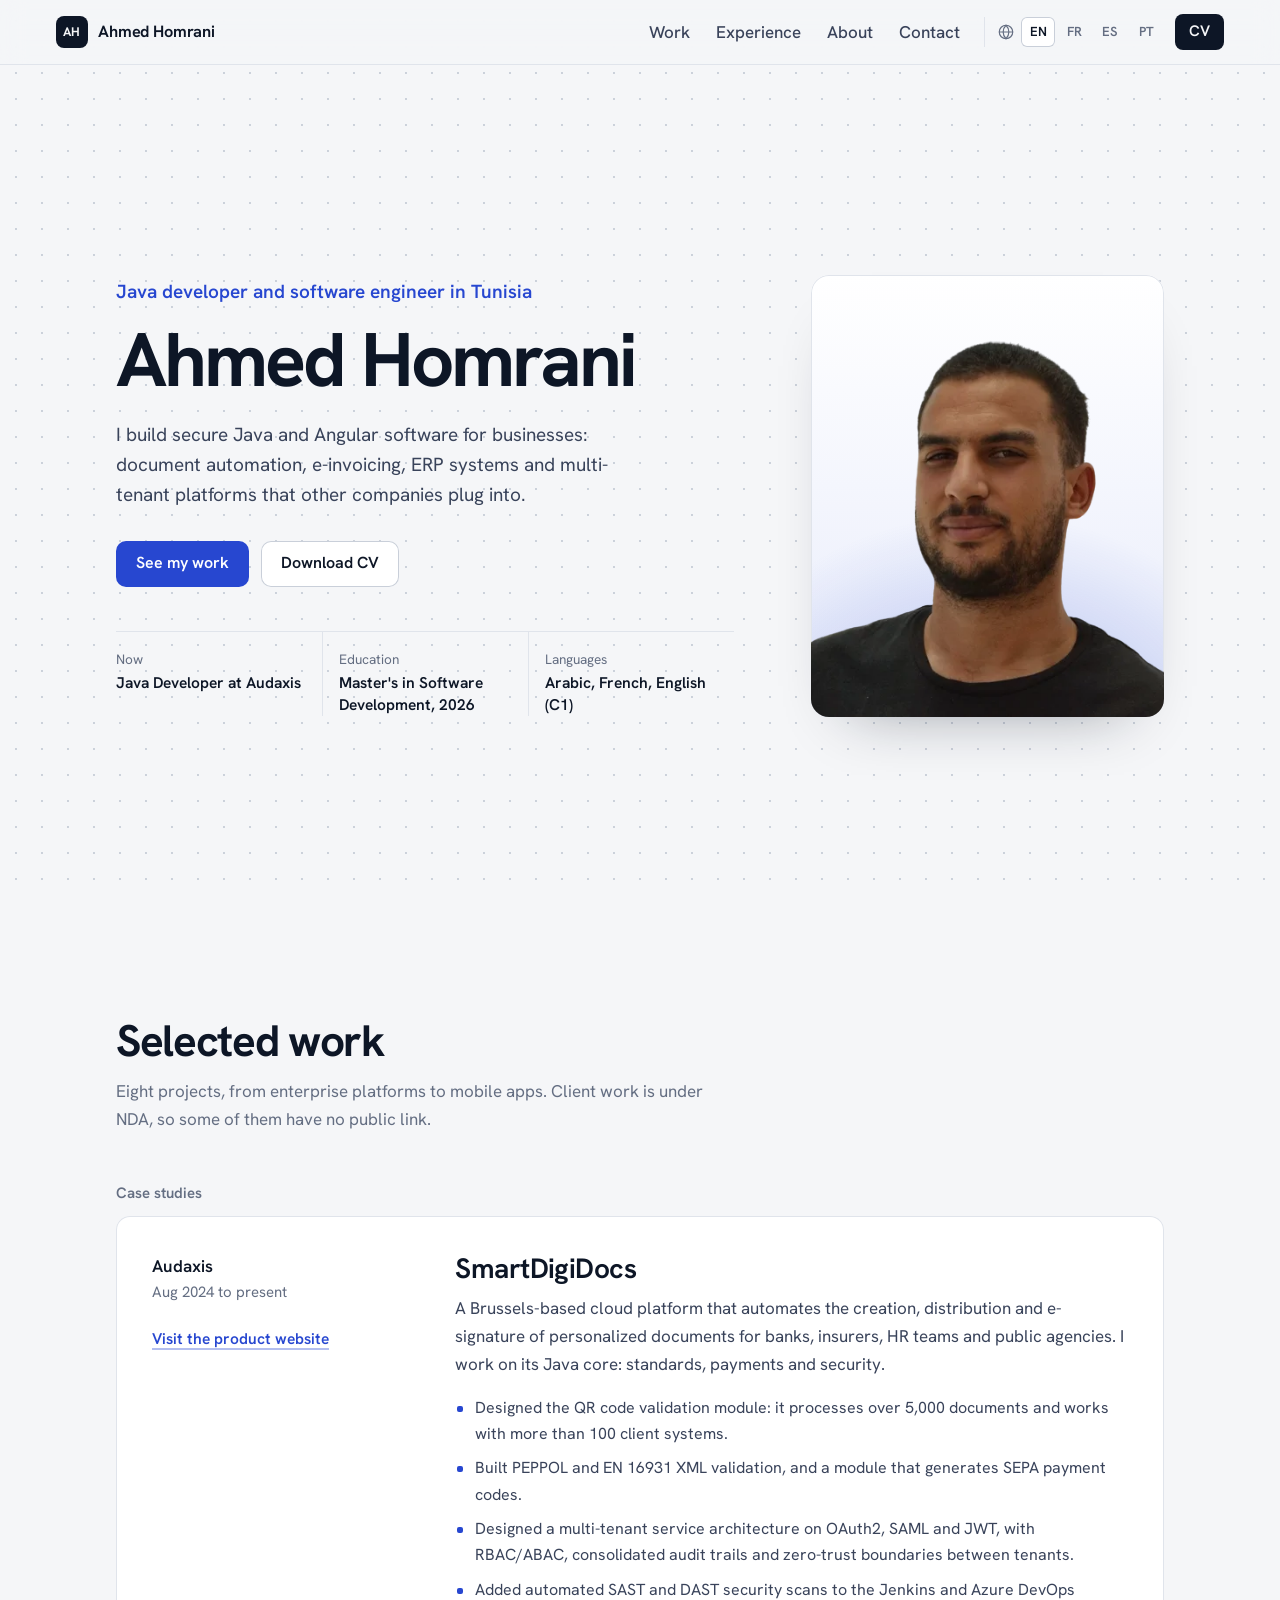
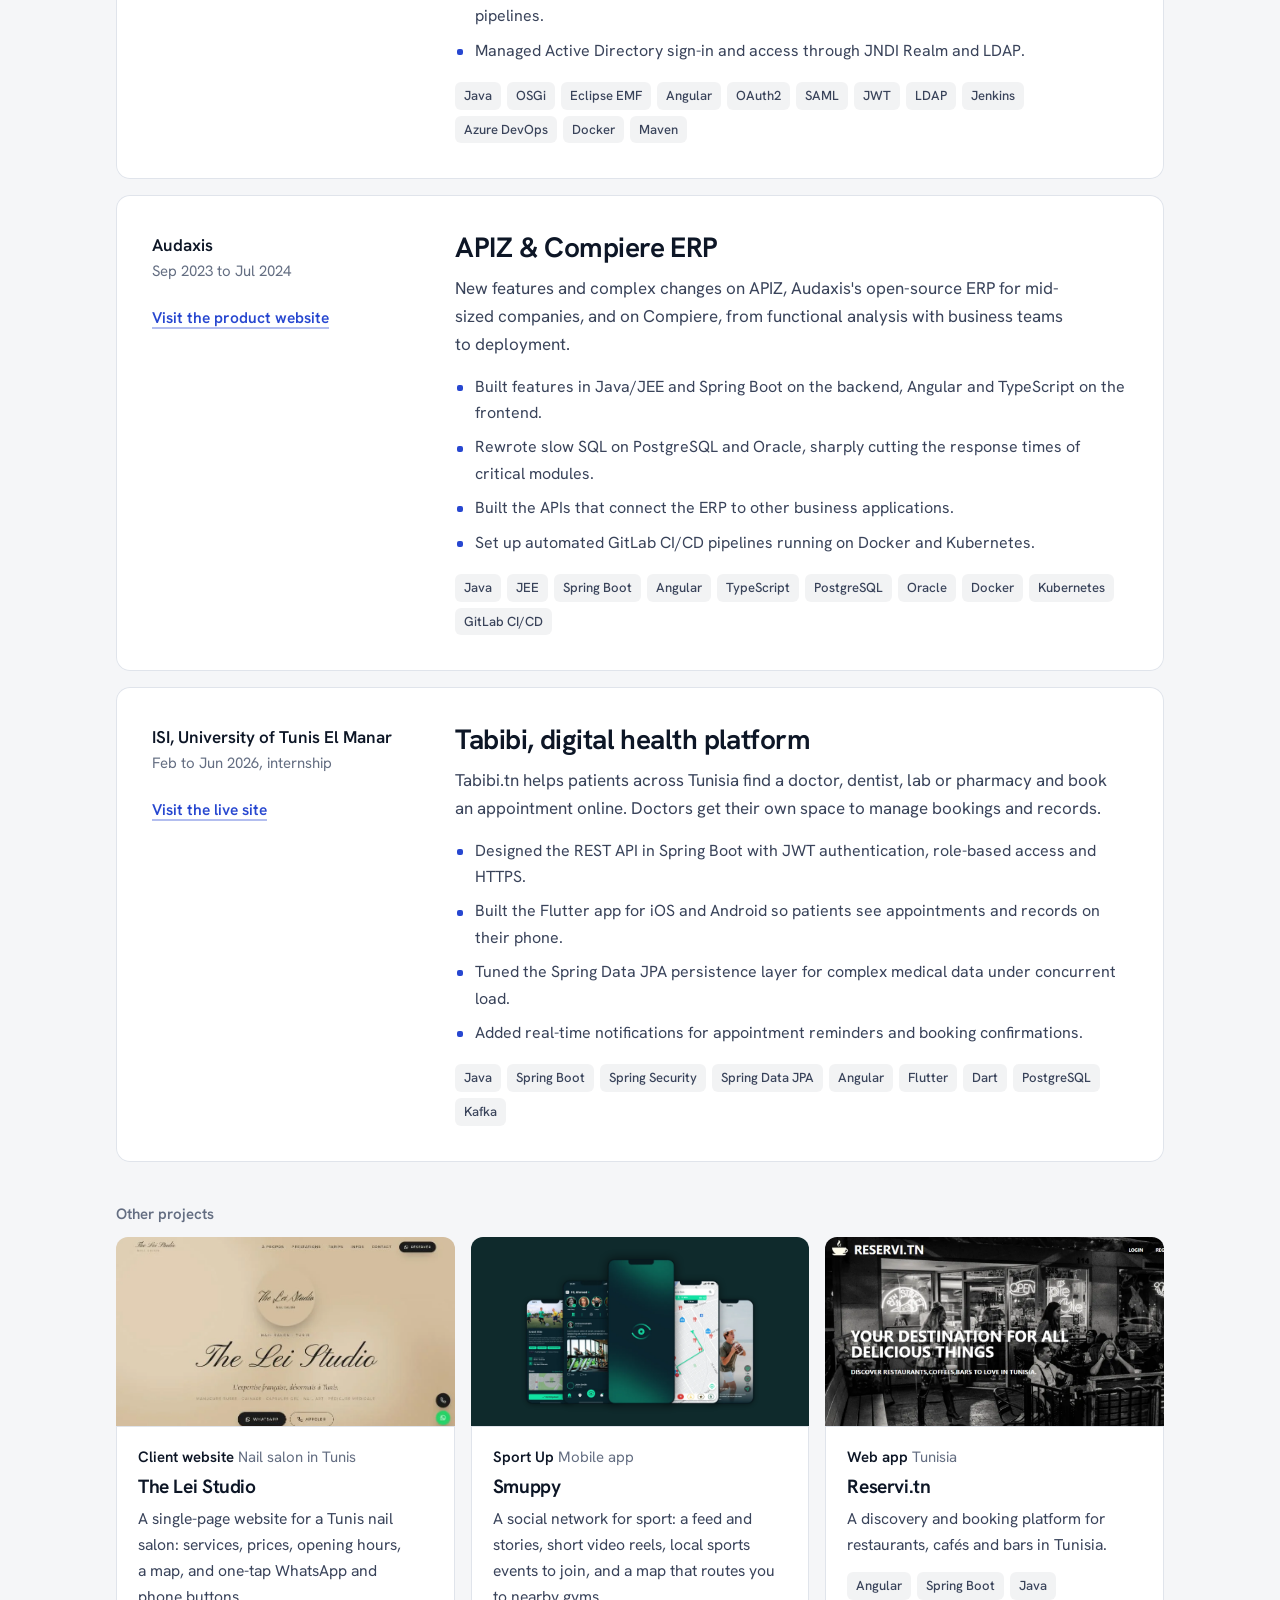
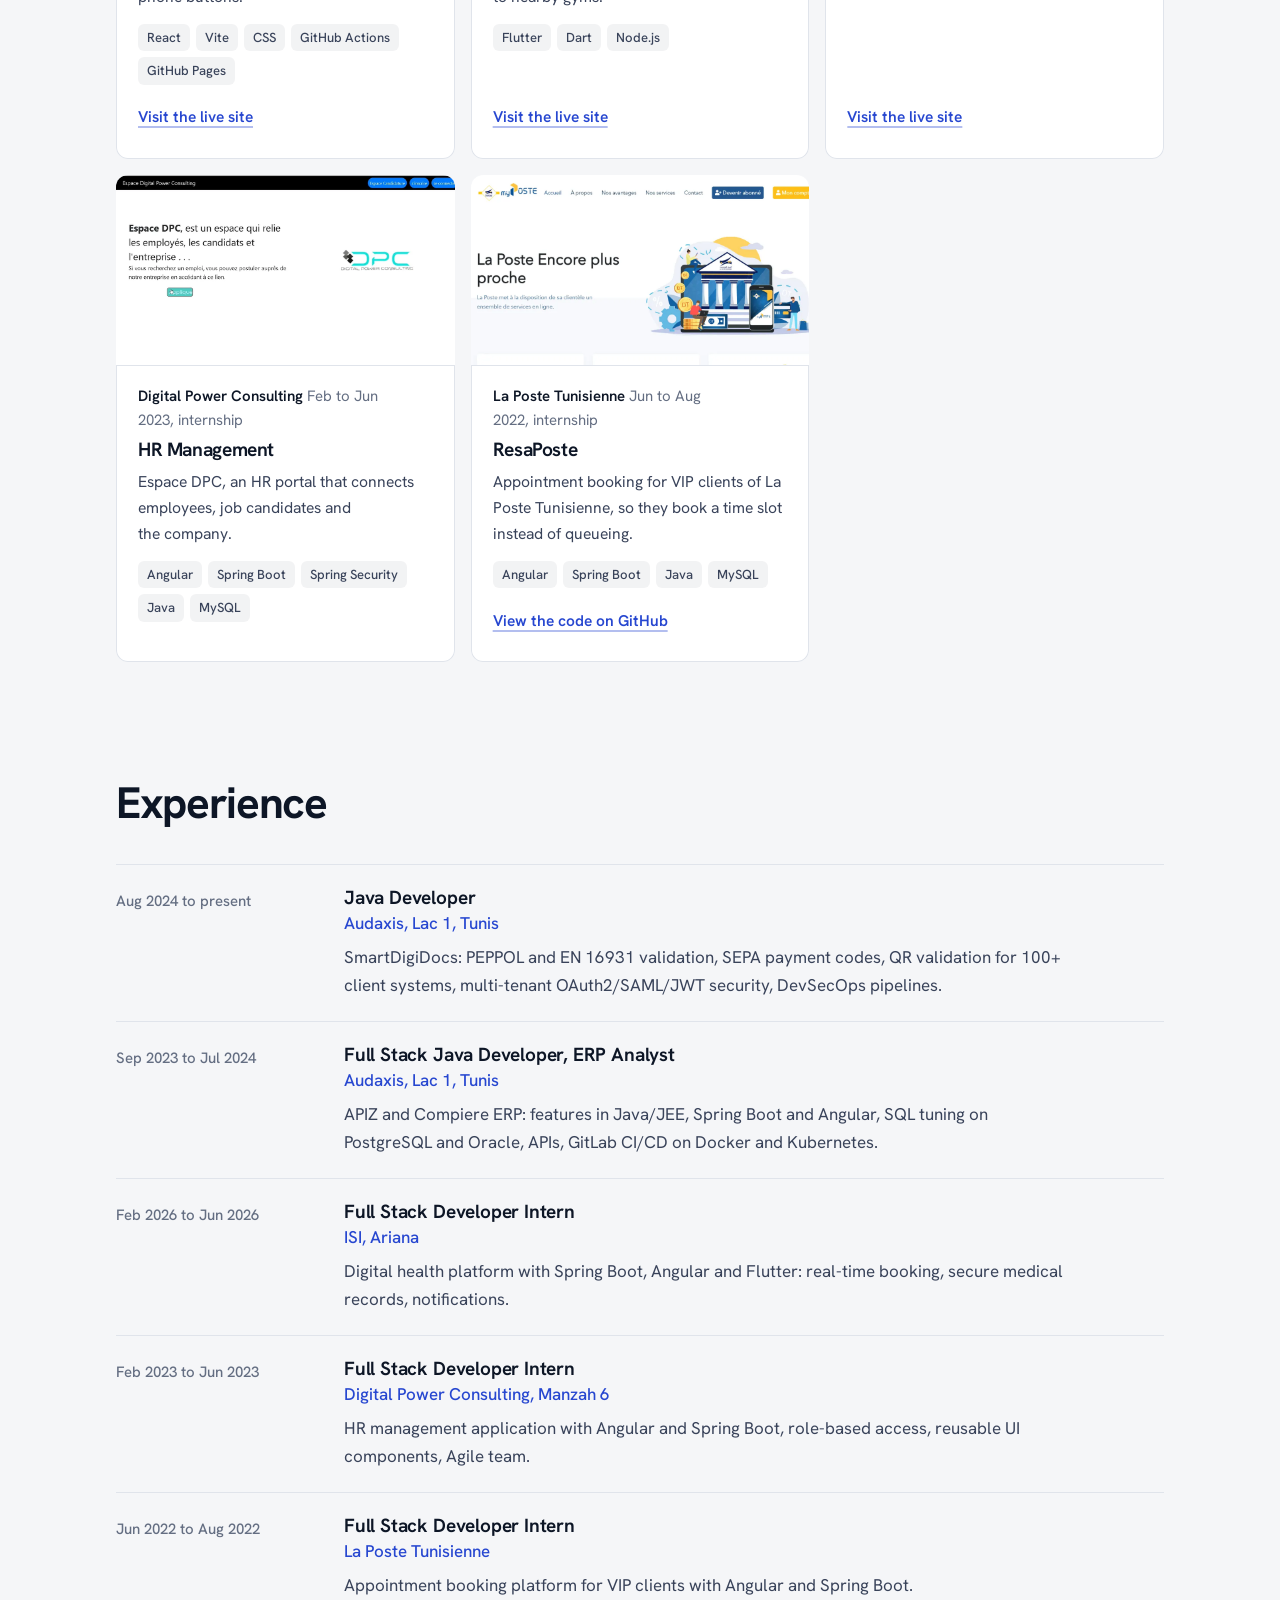
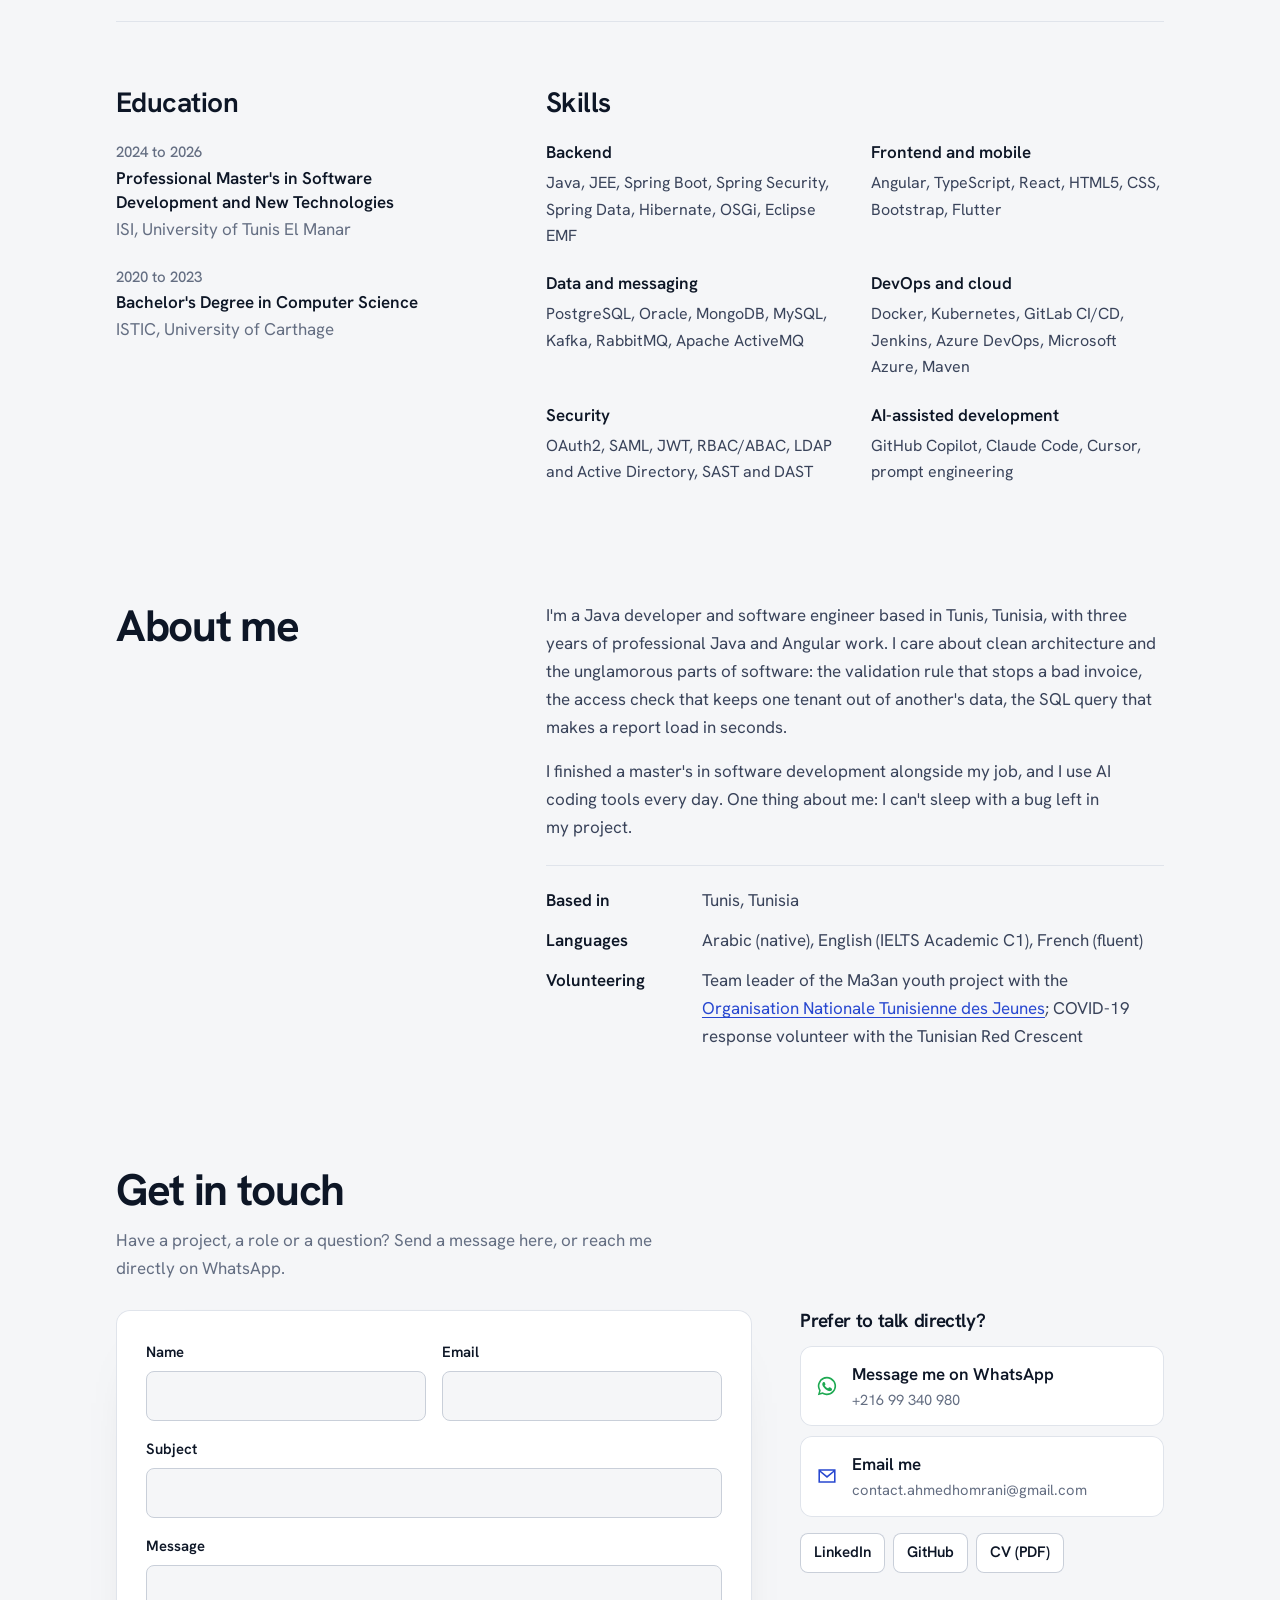
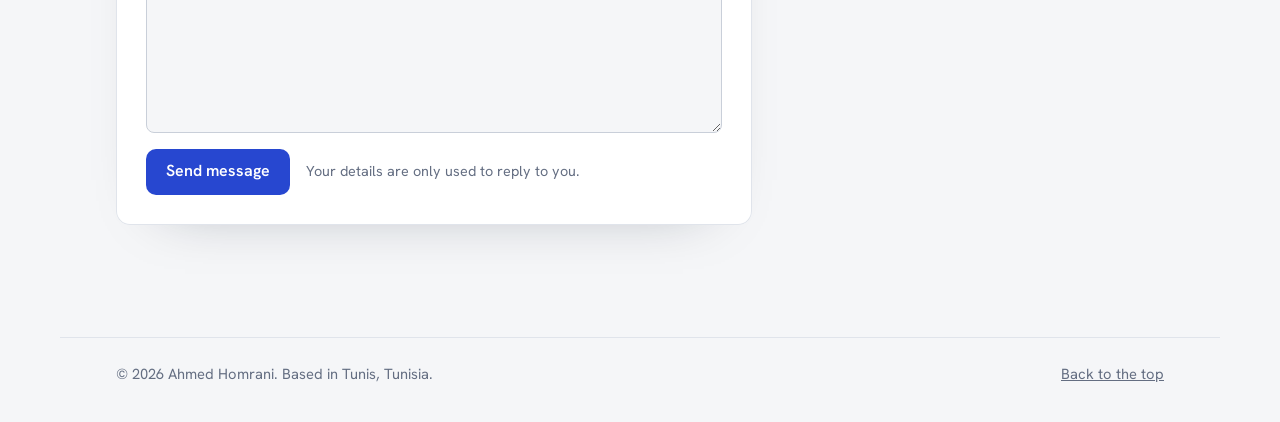
<file: index.html>
<!doctype html>
<html lang="en" dir="ltr">
<head>
  <meta charset="utf-8">
  <meta name="viewport" content="width=device-width, initial-scale=1, viewport-fit=cover">
  <title>Ahmed Homrani | Java Developer &amp; Software Engineer in Tunisia</title>
  <meta name="description" content="Ahmed Homrani, Java developer and software engineer in Tunis, Tunisia. Spring Boot and Angular: document automation, ERP, PEPPOL e-invoicing, Flutter apps.">
  <meta name="author" content="Ahmed Homrani">
  <meta name="robots" content="index, follow, max-image-preview:large, max-snippet:-1, max-video-preview:-1">
  <link rel="canonical" href="https://ahmedhomrani.tn/">
  <link rel="alternate" hreflang="en" href="https://ahmedhomrani.tn/">
  <link rel="alternate" hreflang="fr" href="https://ahmedhomrani.tn/fr/">
  <link rel="alternate" hreflang="es" href="https://ahmedhomrani.tn/es/">
  <link rel="alternate" hreflang="pt" href="https://ahmedhomrani.tn/pt/">
  <link rel="alternate" hreflang="x-default" href="https://ahmedhomrani.tn/">
  <meta name="theme-color" content="#f5f6f8" media="(prefers-color-scheme: light)">
  <meta name="theme-color" content="#0b1019" media="(prefers-color-scheme: dark)">
  <meta name="color-scheme" content="light dark">

  <meta property="og:type" content="profile">
  <meta property="og:site_name" content="Ahmed Homrani">
  <meta property="og:title" content="Ahmed Homrani | Java Developer &amp; Software Engineer, Tunisia">
  <meta property="og:description" content="Full stack Java developer at Audaxis in Tunis. Spring Boot, Angular, document automation, ERP, secure multi-tenant platforms and mobile apps.">
  <meta property="og:url" content="https://ahmedhomrani.tn/">
  <meta property="og:image" content="https://ahmedhomrani.tn/assets/img/og-en.png">
  <meta property="og:image:width" content="1200">
  <meta property="og:image:height" content="630">
  <meta property="og:image:alt" content="Ahmed Homrani, Java developer and software engineer in Tunisia">
  <meta property="og:locale" content="en_US">
  <meta property="og:locale:alternate" content="fr_FR">
  <meta property="og:locale:alternate" content="es_ES">
  <meta property="og:locale:alternate" content="pt_BR">
  <meta property="profile:first_name" content="Ahmed">
  <meta property="profile:last_name" content="Homrani">
  <meta property="profile:username" content="ahmedhomrani">
  <meta name="twitter:card" content="summary_large_image">
  <meta name="twitter:title" content="Ahmed Homrani | Java Developer &amp; Software Engineer, Tunisia">
  <meta name="twitter:description" content="Full stack Java developer at Audaxis in Tunis. Spring Boot, Angular, document automation, ERP, secure multi-tenant platforms and mobile apps.">
  <meta name="twitter:image" content="https://ahmedhomrani.tn/assets/img/og-en.png">
  <meta name="twitter:image:alt" content="Ahmed Homrani, Java developer and software engineer in Tunisia">

  <link rel="icon" href="/favicon.ico" sizes="32x32">
  <link rel="icon" href="/favicon.svg" type="image/svg+xml">
  <link rel="apple-touch-icon" href="/apple-touch-icon.png">
  <link rel="manifest" href="/site.webmanifest">
  <link rel="alternate" type="text/plain" href="/llms.txt" title="LLM-friendly summary">
  <link rel="author" href="/humans.txt">
  <link rel="sitemap" type="application/xml" href="/sitemap.xml">
  <link rel="me" href="https://github.com/ahmedhomrani">
  <link rel="me" href="https://www.linkedin.com/in/ahmed-homrani">

  <link rel="preload" href="/assets/fonts/hanken-grotesk-latin-wght.woff2" as="font" type="font/woff2" crossorigin>
  <script>document.documentElement.classList.add('js')</script>
  <link rel="stylesheet" href="/assets/css/main.css?v=20261008">
  <script src="/assets/js/main.js?v=20261008" defer></script>

  <script type="application/ld+json">
{
  "@context": "https://schema.org",
  "@graph": [
    {
      "@type": "WebSite",
      "@id": "https://ahmedhomrani.tn/#website",
      "url": "https://ahmedhomrani.tn/",
      "name": "Ahmed Homrani",
      "inLanguage": [
        "en",
        "fr",
        "es",
        "pt-BR"
      ],
      "publisher": {
        "@id": "https://ahmedhomrani.tn/#person"
      }
    },
    {
      "@type": "ProfilePage",
      "@id": "https://ahmedhomrani.tn/#profile",
      "url": "https://ahmedhomrani.tn/",
      "name": "Ahmed Homrani | Java Developer & Software Engineer in Tunisia",
      "description": "Ahmed Homrani, Java developer and software engineer in Tunis, Tunisia. Spring Boot and Angular: document automation, ERP, PEPPOL e-invoicing, Flutter apps.",
      "inLanguage": "en",
      "isPartOf": {
        "@id": "https://ahmedhomrani.tn/#website"
      },
      "mainEntity": {
        "@id": "https://ahmedhomrani.tn/#person"
      },
      "dateModified": "2026-10-08T22:52:46+01:00"
    },
    {
      "@type": "Person",
      "@id": "https://ahmedhomrani.tn/#person",
      "name": "Ahmed Homrani",
      "givenName": "Ahmed",
      "familyName": "Homrani",
      "url": "https://ahmedhomrani.tn/",
      "image": "https://ahmedhomrani.tn/assets/img/ahmed-homrani.webp",
      "email": "mailto:contact.ahmedhomrani@gmail.com",
      "telephone": "+21699340980",
      "jobTitle": [
        "Full Stack Java Developer",
        "Software Engineer"
      ],
      "hasOccupation": {
        "@type": "Occupation",
        "name": "Software Engineer",
        "occupationLocation": {
          "@type": "Country",
          "name": "Tunisia"
        },
        "skills": "Java, Spring Boot, Angular, OSGi, PEPPOL, OAuth2, PostgreSQL, Docker, Kubernetes, Flutter"
      },
      "contactPoint": {
        "@type": "ContactPoint",
        "contactType": "professional inquiries",
        "email": "contact.ahmedhomrani@gmail.com",
        "telephone": "+21699340980",
        "availableLanguage": [
          "ar",
          "fr",
          "en"
        ],
        "url": "https://wa.me/21699340980"
      },
      "worksFor": {
        "@type": "Organization",
        "name": "Audaxis",
        "url": "https://www.apiz-erp.com/"
      },
      "memberOf": {
        "@type": "Organization",
        "name": "Organisation Nationale Tunisienne des Jeunes (ONTJ)",
        "url": "https://jamaity.org/association/organisation-national-tunisienne-des-jeunes/"
      },
      "alumniOf": [
        {
          "@type": "CollegeOrUniversity",
          "name": "ISI, University of Tunis El Manar"
        },
        {
          "@type": "CollegeOrUniversity",
          "name": "ISTIC, University of Carthage"
        }
      ],
      "hasCredential": [
        {
          "@type": "EducationalOccupationalCredential",
          "credentialCategory": "degree",
          "name": "Professional Master's in Software Development and New Technologies"
        },
        {
          "@type": "EducationalOccupationalCredential",
          "credentialCategory": "degree",
          "name": "Bachelor's Degree in Computer Science"
        },
        {
          "@type": "EducationalOccupationalCredential",
          "credentialCategory": "certificate",
          "name": "IELTS Academic C1"
        }
      ],
      "address": {
        "@type": "PostalAddress",
        "addressLocality": "Tunis",
        "addressCountry": "TN"
      },
      "knowsLanguage": [
        "ar",
        "en",
        "fr"
      ],
      "knowsAbout": [
        "Java",
        "Spring Boot",
        "Spring Security",
        "Angular",
        "TypeScript",
        "OSGi",
        "PEPPOL",
        "EN 16931",
        "SEPA",
        "OAuth2",
        "SAML",
        "JWT",
        "PostgreSQL",
        "Oracle",
        "Kafka",
        "Docker",
        "Kubernetes",
        "GitLab CI/CD",
        "Jenkins",
        "Azure DevOps",
        "Flutter",
        "DevSecOps"
      ],
      "sameAs": [
        "https://github.com/ahmedhomrani",
        "https://www.linkedin.com/in/ahmed-homrani"
      ]
    },
    {
      "@type": "ItemList",
      "@id": "https://ahmedhomrani.tn/#projects",
      "name": "Selected work",
      "itemListElement": [
        {
          "@type": "ListItem",
          "position": 1,
          "item": {
            "@type": "SoftwareApplication",
            "name": "SmartDigiDocs",
            "description": "A Brussels-based cloud platform that automates the creation, distribution and e-signature of personalized documents for banks, insurers, HR teams and public agencies. I work on its Java core: standards, payments and security.",
            "url": "https://www.smartdigidocs.com/",
            "creator": {
              "@id": "https://ahmedhomrani.tn/#person"
            },
            "keywords": "Java, OSGi, Eclipse EMF, Angular, OAuth2, SAML, JWT, LDAP, Jenkins, Azure DevOps, Docker, Maven",
            "inLanguage": "en",
            "applicationCategory": "BusinessApplication",
            "operatingSystem": "Web"
          }
        },
        {
          "@type": "ListItem",
          "position": 2,
          "item": {
            "@type": "SoftwareApplication",
            "name": "APIZ & Compiere ERP",
            "description": "New features and complex changes on APIZ, Audaxis's open-source ERP for mid-sized companies, and on Compiere, from functional analysis with business teams to deployment.",
            "url": "https://www.apiz-erp.com/",
            "creator": {
              "@id": "https://ahmedhomrani.tn/#person"
            },
            "keywords": "Java, JEE, Spring Boot, Angular, TypeScript, PostgreSQL, Oracle, Docker, Kubernetes, GitLab CI/CD",
            "inLanguage": "en",
            "applicationCategory": "BusinessApplication",
            "operatingSystem": "Web"
          }
        },
        {
          "@type": "ListItem",
          "position": 3,
          "item": {
            "@type": "WebApplication",
            "name": "Tabibi, digital health platform",
            "description": "Tabibi.tn helps patients across Tunisia find a doctor, dentist, lab or pharmacy and book an appointment online. Doctors get their own space to manage bookings and records.",
            "url": "https://tabibi.tn/",
            "creator": {
              "@id": "https://ahmedhomrani.tn/#person"
            },
            "keywords": "Java, Spring Boot, Spring Security, Spring Data JPA, Angular, Flutter, Dart, PostgreSQL, Kafka",
            "inLanguage": "en",
            "applicationCategory": "BusinessApplication",
            "operatingSystem": "Web"
          }
        },
        {
          "@type": "ListItem",
          "position": 4,
          "item": {
            "@type": "WebSite",
            "name": "The Lei Studio",
            "description": "A single-page website for a Tunis nail salon: services, prices, opening hours, a map, and one-tap WhatsApp and phone buttons.",
            "url": "https://ahmedhomrani.tn/the-lei-studio/",
            "creator": {
              "@id": "https://ahmedhomrani.tn/#person"
            },
            "keywords": "React, Vite, CSS, GitHub Actions, GitHub Pages",
            "inLanguage": "en"
          }
        },
        {
          "@type": "ListItem",
          "position": 5,
          "item": {
            "@type": "MobileApplication",
            "name": "Smuppy",
            "description": "A social network for sport: a feed and stories, short video reels, local sports events to join, and a map that routes you to nearby gyms.",
            "url": "https://www.smuppy.com/",
            "creator": {
              "@id": "https://ahmedhomrani.tn/#person"
            },
            "keywords": "Flutter, Dart, Node.js",
            "inLanguage": "en",
            "applicationCategory": "BusinessApplication",
            "operatingSystem": "Android, iOS"
          }
        },
        {
          "@type": "ListItem",
          "position": 6,
          "item": {
            "@type": "WebApplication",
            "name": "Reservi.tn",
            "description": "A discovery and booking platform for restaurants, cafés and bars in Tunisia.",
            "url": "https://www.reservi.tn",
            "creator": {
              "@id": "https://ahmedhomrani.tn/#person"
            },
            "keywords": "Angular, Spring Boot, Java",
            "inLanguage": "en",
            "applicationCategory": "BusinessApplication",
            "operatingSystem": "Web"
          }
        },
        {
          "@type": "ListItem",
          "position": 7,
          "item": {
            "@type": "WebApplication",
            "name": "HR Management",
            "description": "Espace DPC, an HR portal that connects employees, job candidates and the company.",
            "url": "https://ahmedhomrani.tn/#hr",
            "creator": {
              "@id": "https://ahmedhomrani.tn/#person"
            },
            "keywords": "Angular, Spring Boot, Spring Security, Java, MySQL",
            "inLanguage": "en",
            "applicationCategory": "BusinessApplication",
            "operatingSystem": "Web"
          }
        },
        {
          "@type": "ListItem",
          "position": 8,
          "item": {
            "@type": "WebApplication",
            "name": "ResaPoste",
            "description": "Appointment booking for VIP clients of La Poste Tunisienne, so they book a time slot instead of queueing.",
            "url": "https://ahmedhomrani.tn/#resaposte",
            "creator": {
              "@id": "https://ahmedhomrani.tn/#person"
            },
            "keywords": "Angular, Spring Boot, Java, MySQL",
            "inLanguage": "en",
            "applicationCategory": "BusinessApplication",
            "operatingSystem": "Web",
            "sameAs": "https://github.com/ahmedhomrani/ResaPoste"
          }
        }
      ]
    }
  ]
}
  </script>
</head>
<body>
  <a class="skip" href="#main">Skip to content</a>
  <canvas id="field" aria-hidden="true"></canvas>

  <header class="nav" id="top">
    <a class="brand" href="/#top" aria-label="Ahmed Homrani, back to top">
      <span class="brand-mark" aria-hidden="true">AH</span>
      <span>Ahmed Homrani</span>
    </a>

    <button class="menu-btn" type="button" aria-expanded="false" aria-controls="menu" hidden>
      <span class="menu-icon" aria-hidden="true"></span><span class="sr">Menu</span>
    </button>

    <div class="menu" id="menu">
      <nav aria-label="Main">
        <ul>
          <li><a href="#work">Work</a></li>
          <li><a href="#experience">Experience</a></li>
          <li><a href="#about">About</a></li>
          <li><a href="#contact">Contact</a></li>
        </ul>
      </nav>
      <div class="lang" role="group" aria-label="Language">
        <svg class="lang-icon" viewBox="0 0 24 24" width="18" height="18" aria-hidden="true"><circle cx="12" cy="12" r="9" fill="none" stroke="currentColor" stroke-width="1.6"/><path d="M3 12h18M12 3c2.6 2.6 3.8 5.6 3.8 9s-1.2 6.4-3.8 9c-2.6-2.6-3.8-5.6-3.8-9S9.4 5.6 12 3z" fill="none" stroke="currentColor" stroke-width="1.6"/></svg>
        <ul>
          <li><a href="/" hreflang="en" lang="en" data-lang="en" aria-current="page" title="English">EN</a></li>
          <li><a href="/fr/" hreflang="fr" lang="fr" data-lang="fr" title="Français">FR</a></li>
          <li><a href="/es/" hreflang="es" lang="es" data-lang="es" title="Español">ES</a></li>
          <li><a href="/pt/" hreflang="pt" lang="pt-BR" data-lang="pt" title="Português">PT</a></li>
        </ul>
      </div>
      <a class="nav-cv" href="/assets/cv/ahmed-homrani-cv-en.pdf" download>CV<span class="sr"> (PDF)</span></a>
    </div>
  </header>

  <aside class="suggest" id="suggest" hidden>
    <p id="suggest-text"></p>
    <a id="suggest-go" href="/"></a>
    <button type="button" id="suggest-close" aria-label="Dismiss">&times;</button>
  </aside>

  <main id="main">
    <section class="hero" aria-labelledby="hero-title">
      <div class="hero-copy">
        <p class="hero-kicker">Java developer and software engineer in Tunisia</p>
        <h1 id="hero-title">Ahmed Homrani</h1>
        <p class="lede">I build secure Java and Angular software for businesses: document automation, e-invoicing, ERP systems and multi-tenant platforms that other companies plug into.</p>
        <div class="cta">
          <a class="btn btn-primary" href="#work">See my work</a>
          <a class="btn btn-secondary" href="/assets/cv/ahmed-homrani-cv-en.pdf" download>Download CV</a>
        </div>
        <dl class="hero-facts">
          <div><dt>Now</dt><dd>Java Developer at Audaxis</dd></div>
          <div><dt>Education</dt><dd>Master&#39;s in Software Development, 2026</dd></div>
          <div><dt>Languages</dt><dd>Arabic, French, English (C1)</dd></div>
        </dl>
      </div>
      <figure class="hero-portrait">
        <img src="/assets/img/ahmed-homrani.webp" width="534" height="467" fetchpriority="high" decoding="async" alt="Ahmed Homrani, Java developer">
      </figure>
    </section>

    <section class="work" id="work" aria-labelledby="work-title">
      <header class="section-head">
        <h2 id="work-title">Selected work</h2>
        <p>Eight projects, from enterprise platforms to mobile apps. Client work is under NDA, so some of them have no public link.</p>
      </header>

      <h3 class="group-head">Case studies</h3>
      <div class="cases">

        <article class="case" id="smartdigidocs" aria-labelledby="smartdigidocs-title">
          <div class="case-meta">
            <p class="where">Audaxis</p>
            <p class="when">Aug 2024 to present</p>
            <p class="links"><a href="https://www.smartdigidocs.com/" target="_blank" rel="noopener">Visit the product website<span class="sr"> (opens in a new tab)</span></a></p>
          </div>
          <div class="case-body">
            <h4 id="smartdigidocs-title">SmartDigiDocs</h4>
            <p class="summary">A Brussels-based cloud platform that automates the creation, distribution and e-signature of personalized documents for banks, insurers, HR teams and public agencies. I work on its Java core: standards, payments and security.</p>
            <ul class="points">
              <li>Designed the QR code validation module: it processes over 5,000 documents and works with more than 100 client systems.</li>
              <li>Built PEPPOL and EN 16931 XML validation, and a module that generates SEPA payment codes.</li>
              <li>Designed a multi-tenant service architecture on OAuth2, SAML and JWT, with RBAC/ABAC, consolidated audit trails and zero-trust boundaries between tenants.</li>
              <li>Added automated SAST and DAST security scans to the Jenkins and Azure DevOps pipelines.</li>
              <li>Managed Active Directory sign-in and access through JNDI Realm and LDAP.</li>
            </ul>
            <ul class="stack" aria-label="Tech stack">
              <li>Java</li><li>OSGi</li><li>Eclipse EMF</li><li>Angular</li><li>OAuth2</li><li>SAML</li><li>JWT</li><li>LDAP</li><li>Jenkins</li><li>Azure DevOps</li><li>Docker</li><li>Maven</li>
            </ul>
          </div>
        </article>

        <article class="case" id="erp" aria-labelledby="erp-title">
          <div class="case-meta">
            <p class="where">Audaxis</p>
            <p class="when">Sep 2023 to Jul 2024</p>
            <p class="links"><a href="https://www.apiz-erp.com/" target="_blank" rel="noopener">Visit the product website<span class="sr"> (opens in a new tab)</span></a></p>
          </div>
          <div class="case-body">
            <h4 id="erp-title">APIZ &amp; Compiere ERP</h4>
            <p class="summary">New features and complex changes on APIZ, Audaxis&#39;s open-source ERP for mid-sized companies, and on Compiere, from functional analysis with business teams to deployment.</p>
            <ul class="points">
              <li>Built features in Java/JEE and Spring Boot on the backend, Angular and TypeScript on the frontend.</li>
              <li>Rewrote slow SQL on PostgreSQL and Oracle, sharply cutting the response times of critical modules.</li>
              <li>Built the APIs that connect the ERP to other business applications.</li>
              <li>Set up automated GitLab CI/CD pipelines running on Docker and Kubernetes.</li>
            </ul>
            <ul class="stack" aria-label="Tech stack">
              <li>Java</li><li>JEE</li><li>Spring Boot</li><li>Angular</li><li>TypeScript</li><li>PostgreSQL</li><li>Oracle</li><li>Docker</li><li>Kubernetes</li><li>GitLab CI/CD</li>
            </ul>
          </div>
        </article>

        <article class="case" id="health" aria-labelledby="health-title">
          <div class="case-meta">
            <p class="where">ISI, University of Tunis El Manar</p>
            <p class="when">Feb to Jun 2026, internship</p>
            <p class="links"><a href="https://tabibi.tn/" target="_blank" rel="noopener">Visit the live site<span class="sr"> (opens in a new tab)</span></a></p>
          </div>
          <div class="case-body">
            <h4 id="health-title">Tabibi, digital health platform</h4>
            <p class="summary">Tabibi.tn helps patients across Tunisia find a doctor, dentist, lab or pharmacy and book an appointment online. Doctors get their own space to manage bookings and records.</p>
            <ul class="points">
              <li>Designed the REST API in Spring Boot with JWT authentication, role-based access and HTTPS.</li>
              <li>Built the Flutter app for iOS and Android so patients see appointments and records on their phone.</li>
              <li>Tuned the Spring Data JPA persistence layer for complex medical data under concurrent load.</li>
              <li>Added real-time notifications for appointment reminders and booking confirmations.</li>
            </ul>
            <ul class="stack" aria-label="Tech stack">
              <li>Java</li><li>Spring Boot</li><li>Spring Security</li><li>Spring Data JPA</li><li>Angular</li><li>Flutter</li><li>Dart</li><li>PostgreSQL</li><li>Kafka</li>
            </ul>
          </div>
        </article>

      </div>

      <h3 class="group-head">Other projects</h3>
      <div class="others">

        <article class="other" id="lei" aria-labelledby="lei-title">
          <figure class="thumb">
            <img src="/assets/img/lei-studio.webp" width="799" height="455" loading="lazy" decoding="async" alt="The Lei Studio home page: logo, salon name and WhatsApp booking buttons">
          </figure>
          <p class="where">Client website<span class="when"> Nail salon in Tunis</span></p>
          <h4 id="lei-title">The Lei Studio</h4>
          <p class="summary">A single-page website for a Tunis nail salon: services, prices, opening hours, a map, and one-tap WhatsApp and phone buttons.</p>
          <ul class="stack" aria-label="Tech stack">
            <li>React</li><li>Vite</li><li>CSS</li><li>GitHub Actions</li><li>GitHub Pages</li>
          </ul>
          <p class="links"><a href="https://ahmedhomrani.tn/the-lei-studio/" target="_blank" rel="noopener">Visit the live site<span class="sr"> (opens in a new tab)</span></a></p>
        </article>

        <article class="other" id="smuppy" aria-labelledby="smuppy-title">
          <figure class="thumb">
            <img src="/assets/img/smuppy.webp" width="1200" height="848" loading="lazy" decoding="async" alt="Five Smuppy app screens: an event page, the social feed with stories, the splash screen, a map route to a gym, and a video reel">
          </figure>
          <p class="where">Sport Up<span class="when"> Mobile app</span></p>
          <h4 id="smuppy-title">Smuppy</h4>
          <p class="summary">A social network for sport: a feed and stories, short video reels, local sports events to join, and a map that routes you to nearby gyms.</p>
          <ul class="stack" aria-label="Tech stack">
            <li>Flutter</li><li>Dart</li><li>Node.js</li>
          </ul>
          <p class="links"><a href="https://www.smuppy.com/" target="_blank" rel="noopener">Visit the live site<span class="sr"> (opens in a new tab)</span></a></p>
        </article>

        <article class="other" id="reservi" aria-labelledby="reservi-title">
          <figure class="thumb">
            <img src="/assets/img/reservi.webp" width="1200" height="538" loading="lazy" decoding="async" alt="Reservi.tn home page: discover restaurants, cafés and bars in Tunisia">
          </figure>
          <p class="where">Web app<span class="when"> Tunisia</span></p>
          <h4 id="reservi-title">Reservi.tn</h4>
          <p class="summary">A discovery and booking platform for restaurants, cafés and bars in Tunisia.</p>
          <ul class="stack" aria-label="Tech stack">
            <li>Angular</li><li>Spring Boot</li><li>Java</li>
          </ul>
          <p class="links"><a href="https://www.reservi.tn" target="_blank" rel="noopener">Visit the live site<span class="sr"> (opens in a new tab)</span></a></p>
        </article>

        <article class="other" id="hr" aria-labelledby="hr-title">
          <figure class="thumb">
            <img src="/assets/img/hr-management.webp" width="1200" height="603" loading="lazy" decoding="async" alt="Espace DPC home page, the HR portal of Digital Power Consulting">
          </figure>
          <p class="where">Digital Power Consulting<span class="when"> Feb to Jun 2023, internship</span></p>
          <h4 id="hr-title">HR Management</h4>
          <p class="summary">Espace DPC, an HR portal that connects employees, job candidates and the company.</p>
          <ul class="stack" aria-label="Tech stack">
            <li>Angular</li><li>Spring Boot</li><li>Spring Security</li><li>Java</li><li>MySQL</li>
          </ul>
        </article>

        <article class="other" id="resaposte" aria-labelledby="resaposte-title">
          <figure class="thumb">
            <img src="/assets/img/resaposte.webp" width="1200" height="572" loading="lazy" decoding="async" alt="ResaPoste home page, branded myPoste, for La Poste Tunisienne clients">
          </figure>
          <p class="where">La Poste Tunisienne<span class="when"> Jun to Aug 2022, internship</span></p>
          <h4 id="resaposte-title">ResaPoste</h4>
          <p class="summary">Appointment booking for VIP clients of La Poste Tunisienne, so they book a time slot instead of queueing.</p>
          <ul class="stack" aria-label="Tech stack">
            <li>Angular</li><li>Spring Boot</li><li>Java</li><li>MySQL</li>
          </ul>
          <p class="links"><a href="https://github.com/ahmedhomrani/ResaPoste" target="_blank" rel="noopener">View the code on GitHub<span class="sr"> (opens in a new tab)</span></a></p>
        </article>

      </div>
    </section>

    <section class="experience" id="experience" aria-labelledby="exp-title">
      <header class="section-head">
        <h2 id="exp-title">Experience</h2>
      </header>
      <ol class="log">
        <li>
          <p class="log-when">Aug 2024 to present</p>
          <div>
            <h3>Java Developer</h3>
            <p class="log-org">Audaxis, Lac 1, Tunis</p>
            <p>SmartDigiDocs: PEPPOL and EN 16931 validation, SEPA payment codes, QR validation for 100+ client systems, multi-tenant OAuth2/SAML/JWT security, DevSecOps pipelines.</p>
          </div>
        </li>
        <li>
          <p class="log-when">Sep 2023 to Jul 2024</p>
          <div>
            <h3>Full Stack Java Developer, ERP Analyst</h3>
            <p class="log-org">Audaxis, Lac 1, Tunis</p>
            <p>APIZ and Compiere ERP: features in Java/JEE, Spring Boot and Angular, SQL tuning on PostgreSQL and Oracle, APIs, GitLab CI/CD on Docker and Kubernetes.</p>
          </div>
        </li>
        <li>
          <p class="log-when">Feb 2026 to Jun 2026</p>
          <div>
            <h3>Full Stack Developer Intern</h3>
            <p class="log-org">ISI, Ariana</p>
            <p>Digital health platform with Spring Boot, Angular and Flutter: real-time booking, secure medical records, notifications.</p>
          </div>
        </li>
        <li>
          <p class="log-when">Feb 2023 to Jun 2023</p>
          <div>
            <h3>Full Stack Developer Intern</h3>
            <p class="log-org">Digital Power Consulting, Manzah 6</p>
            <p>HR management application with Angular and Spring Boot, role-based access, reusable UI components, Agile team.</p>
          </div>
        </li>
        <li>
          <p class="log-when">Jun 2022 to Aug 2022</p>
          <div>
            <h3>Full Stack Developer Intern</h3>
            <p class="log-org">La Poste Tunisienne</p>
            <p>Appointment booking platform for VIP clients with Angular and Spring Boot.</p>
          </div>
        </li>
      </ol>

      <div class="split">
        <div class="edu">
          <h3>Education</h3>
          <ul>
            <li><p class="log-when">2024 to 2026</p><p class="edu-title">Professional Master&#39;s in Software Development and New Technologies</p><p class="edu-org">ISI, University of Tunis El Manar</p></li>
            <li><p class="log-when">2020 to 2023</p><p class="edu-title">Bachelor&#39;s Degree in Computer Science</p><p class="edu-org">ISTIC, University of Carthage</p></li>
          </ul>
        </div>
        <div class="skills">
          <h3>Skills</h3>
          <dl>
            <div><dt>Backend</dt><dd>Java, JEE, Spring Boot, Spring Security, Spring Data, Hibernate, OSGi, Eclipse EMF</dd></div>
            <div><dt>Frontend and mobile</dt><dd>Angular, TypeScript, React, HTML5, CSS, Bootstrap, Flutter</dd></div>
            <div><dt>Data and messaging</dt><dd>PostgreSQL, Oracle, MongoDB, MySQL, Kafka, RabbitMQ, Apache ActiveMQ</dd></div>
            <div><dt>DevOps and cloud</dt><dd>Docker, Kubernetes, GitLab CI/CD, Jenkins, Azure DevOps, Microsoft Azure, Maven</dd></div>
            <div><dt>Security</dt><dd>OAuth2, SAML, JWT, RBAC/ABAC, LDAP and Active Directory, SAST and DAST</dd></div>
            <div><dt>AI-assisted development</dt><dd>GitHub Copilot, Claude Code, Cursor, prompt engineering</dd></div>
          </dl>
        </div>
      </div>
    </section>

    <section class="about" id="about" aria-labelledby="about-title">
      <h2 id="about-title">About me</h2>
      <div class="about-copy">
        <p>I&#39;m a Java developer and software engineer based in Tunis, Tunisia, with three years of professional Java and Angular work. I care about clean architecture and the unglamorous parts of software: the validation rule that stops a bad invoice, the access check that keeps one tenant out of another&#39;s data, the SQL query that makes a report load in seconds.</p>
        <p>I finished a master&#39;s in software development alongside my job, and I use AI coding tools every day. One thing about me: I can&#39;t sleep with a bug left in my project.</p>
        <dl class="facts">
          <div><dt>Based in</dt><dd>Tunis, Tunisia</dd></div>
          <div><dt>Languages</dt><dd>Arabic (native), English (IELTS Academic C1), French (fluent)</dd></div>
          <div><dt>Volunteering</dt><dd>Team leader of the Ma3an youth project with the <a href="https://jamaity.org/association/organisation-national-tunisienne-des-jeunes/" target="_blank" rel="noopener">Organisation Nationale Tunisienne des Jeunes</a>; COVID-19 response volunteer with the Tunisian Red Crescent</dd></div>
        </dl>
      </div>
    </section>

    <section class="contact" id="contact" aria-labelledby="contact-title">
      <header class="contact-head">
        <h2 id="contact-title">Get in touch</h2>
        <p>Have a project, a role or a question? Send a message here, or reach me directly on WhatsApp.</p>
      </header>

      <div class="contact-grid">
        <form class="form" id="contact-form" method="POST" novalidate
              action="https://formsubmit.co/contact.ahmedhomrani@gmail.com"
              data-ajax="https://formsubmit.co/ajax/contact.ahmedhomrani@gmail.com">
          <div class="field-row">
            <div class="field">
              <label for="f-name">Name</label>
              <input id="f-name" name="name" type="text" autocomplete="name" required maxlength="120">
            </div>
            <div class="field">
              <label for="f-email">Email</label>
              <input id="f-email" name="email" type="email" autocomplete="email" required maxlength="200" inputmode="email">
            </div>
          </div>
          <div class="field">
            <label for="f-subject">Subject</label>
            <input id="f-subject" name="subject" type="text" required maxlength="160">
          </div>
          <div class="field">
            <label for="f-message">Message</label>
            <textarea id="f-message" name="message" rows="6" required maxlength="5000"></textarea>
          </div>
          <!-- FormSubmit settings -->
          <input type="hidden" name="_subject" value="New message from your portfolio (EN)">
          <input type="hidden" name="_template" value="table">
          <input type="hidden" name="_next" value="https://ahmedhomrani.tn/?sent=1#contact">
          <input type="hidden" name="language" value="en">
          <div class="hp" aria-hidden="true"><label>Leave empty<input type="text" name="_honey" tabindex="-1" autocomplete="off"></label></div>

          <div class="form-foot">
            <button class="btn btn-primary" type="submit" data-label="Send message" data-sending="Sending…">Send message</button>
            <p class="form-note">Your details are only used to reply to you.</p>
          </div>
          <p class="form-status" id="form-status" role="status" aria-live="polite" tabindex="-1"
             data-ok="Thanks, your message is on its way. I&#39;ll reply to the email you gave." data-err="The message couldn&#39;t be sent. Please email me directly at contact.ahmedhomrani@gmail.com." data-invalid="Please fill in every field with a valid email address."></p>
        </form>

        <aside class="direct" aria-labelledby="direct-title">
          <h3 id="direct-title">Prefer to talk directly?</h3>
          <a class="direct-link direct-wa" href="https://wa.me/21699340980?text=Hello%20Ahmed%2C%20I%27m%20contacting%20you%20from%20your%20website%20%28ahmedhomrani.tn%29." target="_blank" rel="noopener">
            <svg viewBox="0 0 24 24" width="22" height="22" aria-hidden="true"><path fill="currentColor" d="M12 2a10 10 0 0 0-8.6 15.1L2 22l5-1.3A10 10 0 1 0 12 2zm0 18.2c-1.5 0-3-.4-4.3-1.2l-.3-.2-3 .8.8-2.9-.2-.3A8.2 8.2 0 1 1 12 20.2zm4.5-6.1c-.2-.1-1.5-.7-1.7-.8-.2-.1-.4-.1-.6.1l-.8 1c-.1.2-.3.2-.5.1a6.7 6.7 0 0 1-3.3-2.9c-.2-.4.2-.4.7-1.3.1-.2 0-.3 0-.4l-.8-1.8c-.2-.5-.4-.4-.6-.4h-.5a1 1 0 0 0-.7.3 3 3 0 0 0-.9 2.2 5.2 5.2 0 0 0 1.1 2.7 11.8 11.8 0 0 0 4.5 4c1.7.7 2.3.8 3.2.6.5-.1 1.5-.6 1.7-1.2.2-.6.2-1.1.2-1.2-.1-.1-.3-.2-.5-.3z"/></svg>
            <span><strong>Message me on WhatsApp</strong><span class="direct-sub">+216 99 340 980</span></span>
          </a>
          <a class="direct-link" href="mailto:contact.ahmedhomrani@gmail.com">
            <svg viewBox="0 0 24 24" width="22" height="22" aria-hidden="true"><path fill="none" stroke="currentColor" stroke-width="1.7" d="M3.5 5.5h17v13h-17z M3.5 6l8.5 7 8.5-7"/></svg>
            <span><strong>Email me</strong><span class="direct-sub">contact.ahmedhomrani@gmail.com</span></span>
          </a>
          <ul class="socials">
            <li><a href="https://www.linkedin.com/in/ahmed-homrani" target="_blank" rel="me noopener">LinkedIn</a></li>
            <li><a href="https://github.com/ahmedhomrani" target="_blank" rel="me noopener">GitHub</a></li>
            <li><a href="/assets/cv/ahmed-homrani-cv-en.pdf" download>CV (PDF)</a></li>
          </ul>
        </aside>
      </div>
    </section>
  </main>

  <footer class="foot">
    <p>&copy; <span id="year">2026</span> Ahmed Homrani. Based in Tunis, Tunisia.</p>
    <a href="#top">Back to the top</a>
  </footer>

  <script type="application/json" id="i18n-suggest">{"en": {"text": "This site is also available in English.", "go": "Read in English", "path": "/"}, "fr": {"text": "Ce site est aussi disponible en français.", "go": "Lire en français", "path": "/fr/"}, "es": {"text": "Este sitio también está disponible en español.", "go": "Leer en español", "path": "/es/"}, "pt": {"text": "Este site também está disponível em português.", "go": "Ler em português", "path": "/pt/"}}</script>
</body>
</html>
</file>
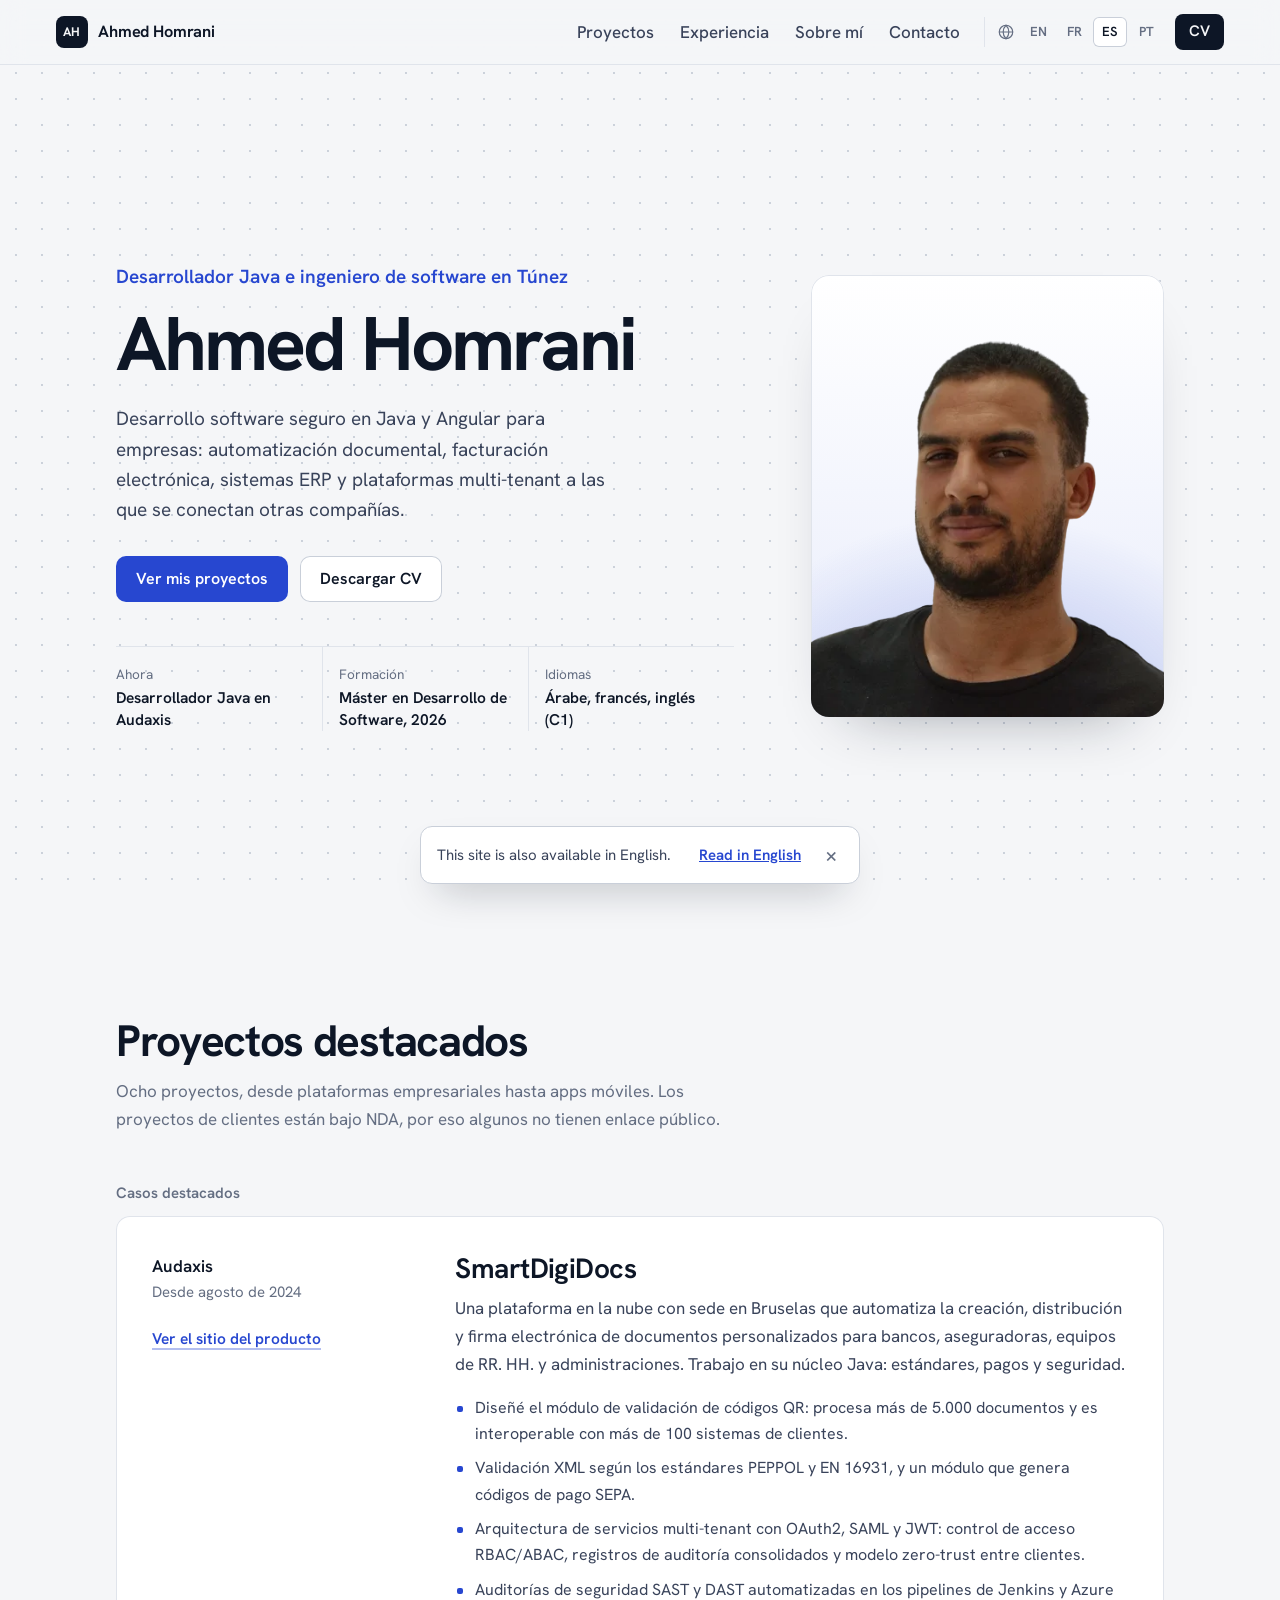
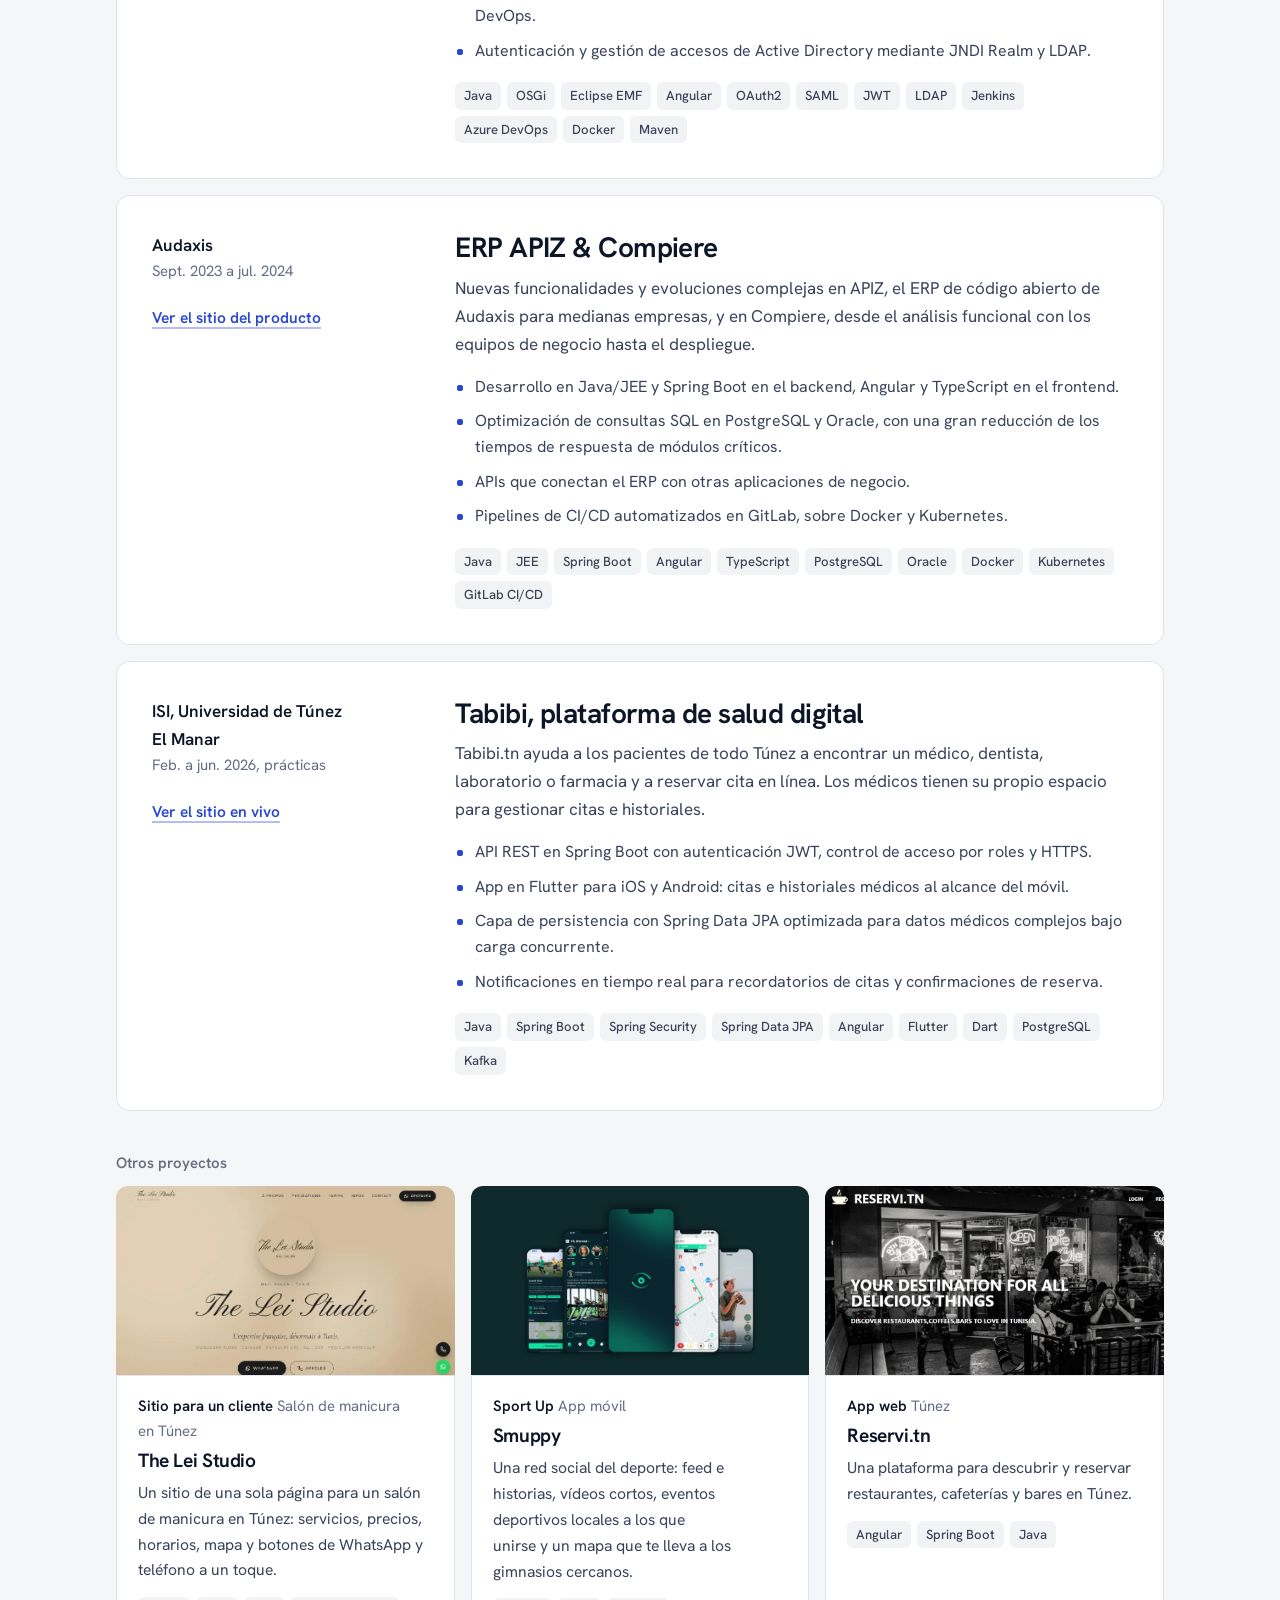
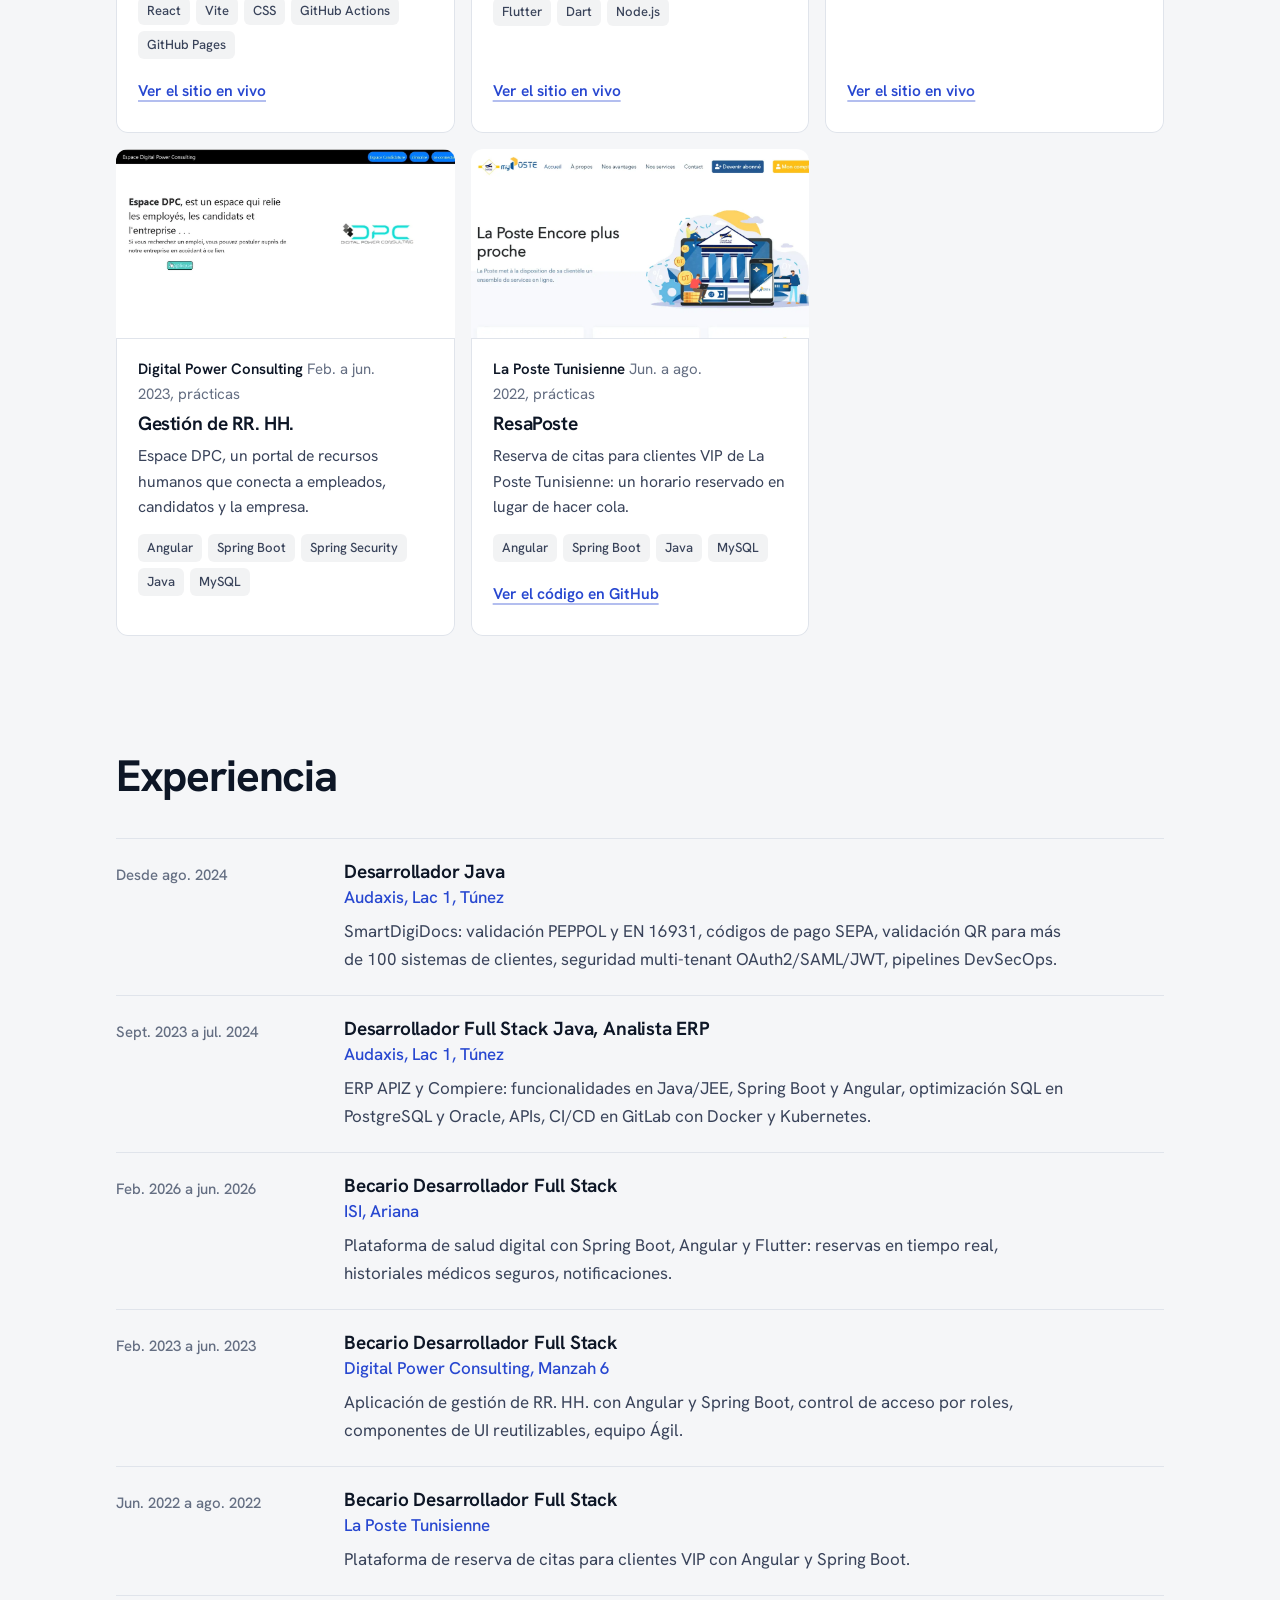
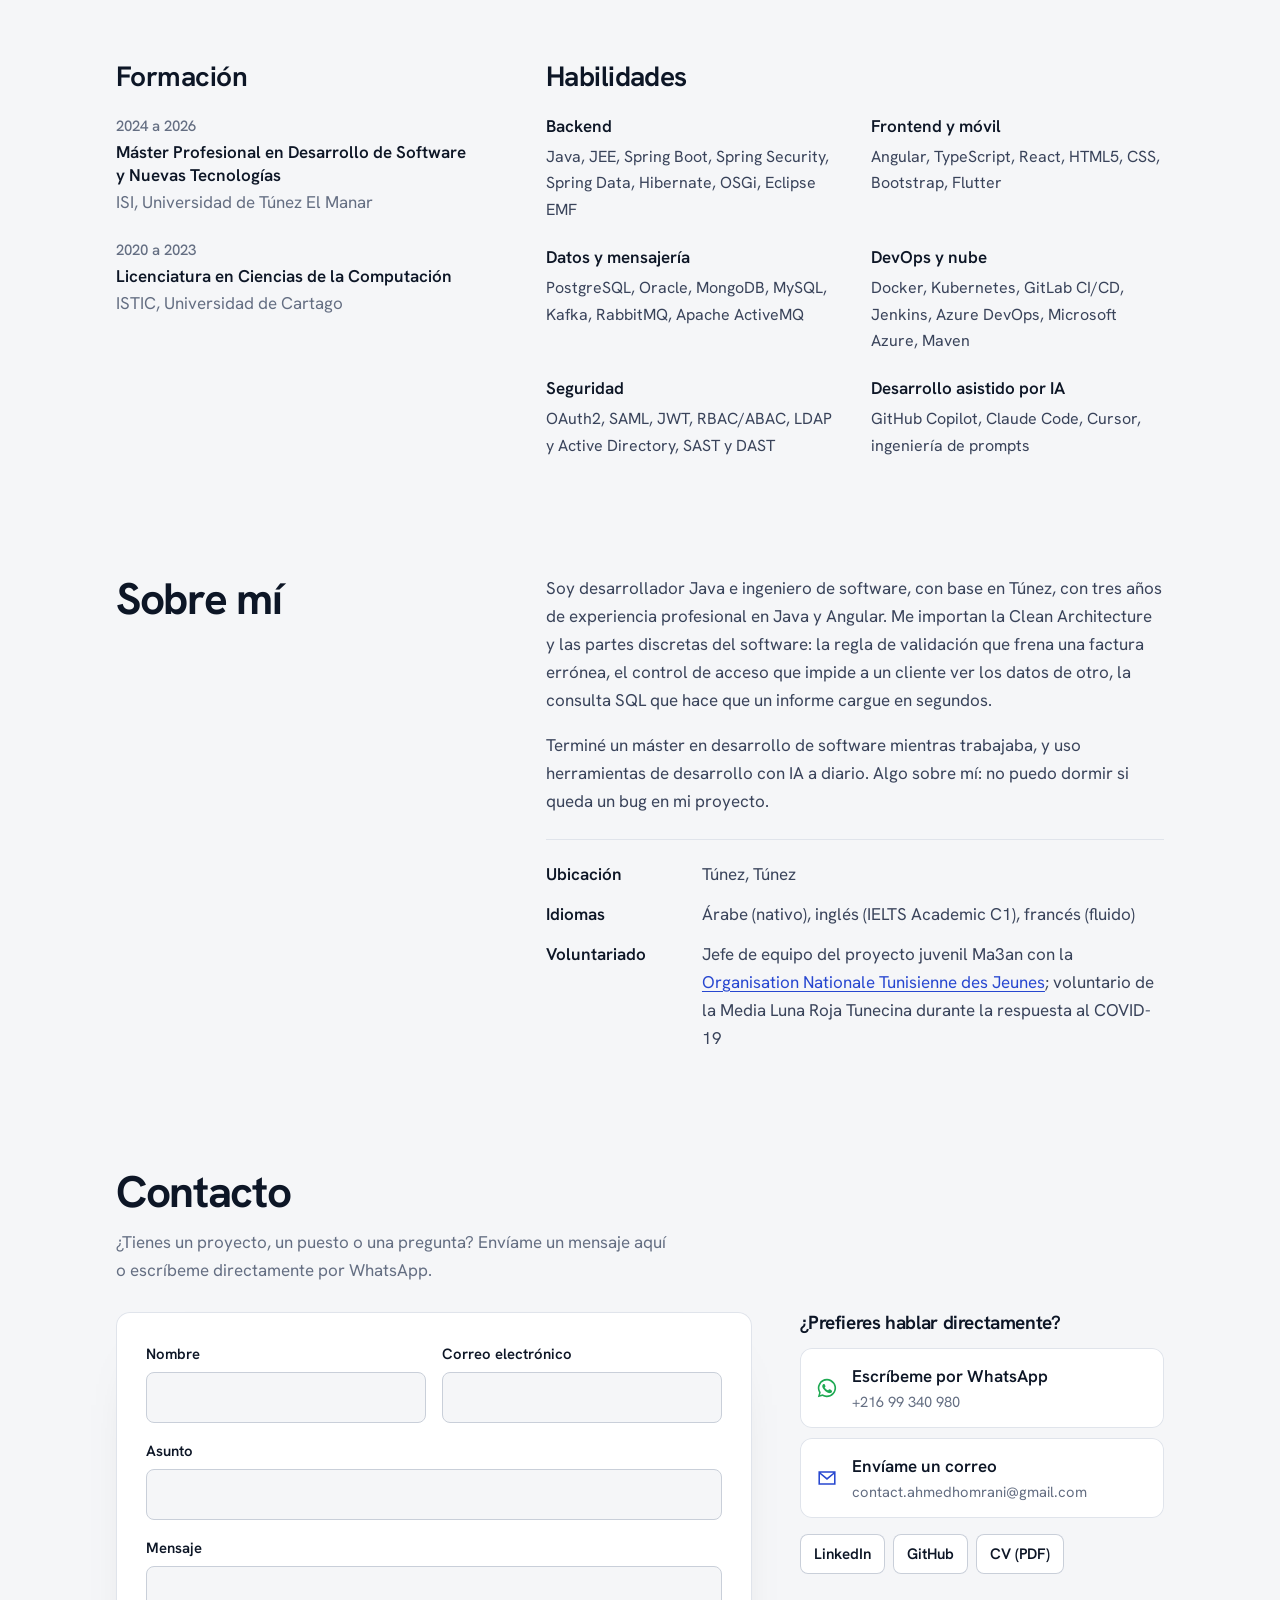
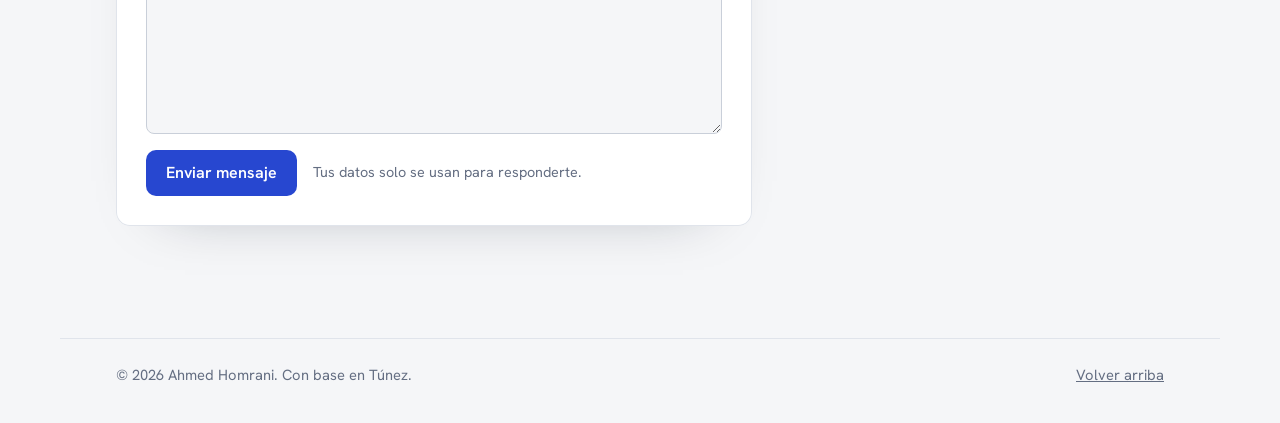
<file: es/index.html>
<!doctype html>
<html lang="es" dir="ltr">
<head>
  <meta charset="utf-8">
  <meta name="viewport" content="width=device-width, initial-scale=1, viewport-fit=cover">
  <title>Ahmed Homrani | Desarrollador Java e Ingeniero de Software en Túnez</title>
  <meta name="description" content="Ahmed Homrani, desarrollador Java e ingeniero de software en Túnez. Spring Boot y Angular: automatización documental, ERP, facturación PEPPOL.">
  <meta name="author" content="Ahmed Homrani">
  <meta name="robots" content="index, follow, max-image-preview:large, max-snippet:-1, max-video-preview:-1">
  <link rel="canonical" href="https://ahmedhomrani.tn/es/">
  <link rel="alternate" hreflang="en" href="https://ahmedhomrani.tn/">
  <link rel="alternate" hreflang="fr" href="https://ahmedhomrani.tn/fr/">
  <link rel="alternate" hreflang="es" href="https://ahmedhomrani.tn/es/">
  <link rel="alternate" hreflang="pt" href="https://ahmedhomrani.tn/pt/">
  <link rel="alternate" hreflang="x-default" href="https://ahmedhomrani.tn/">
  <meta name="theme-color" content="#f5f6f8" media="(prefers-color-scheme: light)">
  <meta name="theme-color" content="#0b1019" media="(prefers-color-scheme: dark)">
  <meta name="color-scheme" content="light dark">

  <meta property="og:type" content="profile">
  <meta property="og:site_name" content="Ahmed Homrani">
  <meta property="og:title" content="Ahmed Homrani | Desarrollador Java e Ingeniero de Software, Túnez">
  <meta property="og:description" content="Desarrollador full stack Java en Audaxis, Túnez. Spring Boot, Angular, automatización documental, ERP, plataformas multi-tenant seguras y apps móviles.">
  <meta property="og:url" content="https://ahmedhomrani.tn/es/">
  <meta property="og:image" content="https://ahmedhomrani.tn/assets/img/og-es.png">
  <meta property="og:image:width" content="1200">
  <meta property="og:image:height" content="630">
  <meta property="og:image:alt" content="Ahmed Homrani, desarrollador Java e ingeniero de software en Túnez">
  <meta property="og:locale" content="es_ES">
  <meta property="og:locale:alternate" content="en_US">
  <meta property="og:locale:alternate" content="fr_FR">
  <meta property="og:locale:alternate" content="pt_BR">
  <meta property="profile:first_name" content="Ahmed">
  <meta property="profile:last_name" content="Homrani">
  <meta property="profile:username" content="ahmedhomrani">
  <meta name="twitter:card" content="summary_large_image">
  <meta name="twitter:title" content="Ahmed Homrani | Desarrollador Java e Ingeniero de Software, Túnez">
  <meta name="twitter:description" content="Desarrollador full stack Java en Audaxis, Túnez. Spring Boot, Angular, automatización documental, ERP, plataformas multi-tenant seguras y apps móviles.">
  <meta name="twitter:image" content="https://ahmedhomrani.tn/assets/img/og-es.png">
  <meta name="twitter:image:alt" content="Ahmed Homrani, desarrollador Java e ingeniero de software en Túnez">

  <link rel="icon" href="/favicon.ico" sizes="32x32">
  <link rel="icon" href="/favicon.svg" type="image/svg+xml">
  <link rel="apple-touch-icon" href="/apple-touch-icon.png">
  <link rel="manifest" href="/site.webmanifest">
  <link rel="alternate" type="text/plain" href="/llms.txt" title="LLM-friendly summary">
  <link rel="author" href="/humans.txt">
  <link rel="sitemap" type="application/xml" href="/sitemap.xml">
  <link rel="me" href="https://github.com/ahmedhomrani">
  <link rel="me" href="https://www.linkedin.com/in/ahmed-homrani">

  <link rel="preload" href="/assets/fonts/hanken-grotesk-latin-wght.woff2" as="font" type="font/woff2" crossorigin>
  <script>document.documentElement.classList.add('js')</script>
  <link rel="stylesheet" href="/assets/css/main.css?v=20261008">
  <script src="/assets/js/main.js?v=20261008" defer></script>

  <script type="application/ld+json">
{
  "@context": "https://schema.org",
  "@graph": [
    {
      "@type": "WebSite",
      "@id": "https://ahmedhomrani.tn/#website",
      "url": "https://ahmedhomrani.tn/",
      "name": "Ahmed Homrani",
      "inLanguage": [
        "en",
        "fr",
        "es",
        "pt-BR"
      ],
      "publisher": {
        "@id": "https://ahmedhomrani.tn/#person"
      }
    },
    {
      "@type": "ProfilePage",
      "@id": "https://ahmedhomrani.tn/es/#profile",
      "url": "https://ahmedhomrani.tn/es/",
      "name": "Ahmed Homrani | Desarrollador Java e Ingeniero de Software en Túnez",
      "description": "Ahmed Homrani, desarrollador Java e ingeniero de software en Túnez. Spring Boot y Angular: automatización documental, ERP, facturación PEPPOL.",
      "inLanguage": "es",
      "isPartOf": {
        "@id": "https://ahmedhomrani.tn/#website"
      },
      "mainEntity": {
        "@id": "https://ahmedhomrani.tn/#person"
      },
      "dateModified": "2026-10-08T22:52:46+01:00"
    },
    {
      "@type": "Person",
      "@id": "https://ahmedhomrani.tn/#person",
      "name": "Ahmed Homrani",
      "givenName": "Ahmed",
      "familyName": "Homrani",
      "url": "https://ahmedhomrani.tn/",
      "image": "https://ahmedhomrani.tn/assets/img/ahmed-homrani.webp",
      "email": "mailto:contact.ahmedhomrani@gmail.com",
      "telephone": "+21699340980",
      "jobTitle": [
        "Desarrollador Full Stack Java",
        "Ingeniero de software"
      ],
      "hasOccupation": {
        "@type": "Occupation",
        "name": "Ingeniero de software",
        "occupationLocation": {
          "@type": "Country",
          "name": "Tunisia"
        },
        "skills": "Java, Spring Boot, Angular, OSGi, PEPPOL, OAuth2, PostgreSQL, Docker, Kubernetes, Flutter"
      },
      "contactPoint": {
        "@type": "ContactPoint",
        "contactType": "professional inquiries",
        "email": "contact.ahmedhomrani@gmail.com",
        "telephone": "+21699340980",
        "availableLanguage": [
          "ar",
          "fr",
          "en"
        ],
        "url": "https://wa.me/21699340980"
      },
      "worksFor": {
        "@type": "Organization",
        "name": "Audaxis",
        "url": "https://www.apiz-erp.com/"
      },
      "memberOf": {
        "@type": "Organization",
        "name": "Organisation Nationale Tunisienne des Jeunes (ONTJ)",
        "url": "https://jamaity.org/association/organisation-national-tunisienne-des-jeunes/"
      },
      "alumniOf": [
        {
          "@type": "CollegeOrUniversity",
          "name": "ISI, University of Tunis El Manar"
        },
        {
          "@type": "CollegeOrUniversity",
          "name": "ISTIC, University of Carthage"
        }
      ],
      "hasCredential": [
        {
          "@type": "EducationalOccupationalCredential",
          "credentialCategory": "degree",
          "name": "Máster Profesional en Desarrollo de Software y Nuevas Tecnologías"
        },
        {
          "@type": "EducationalOccupationalCredential",
          "credentialCategory": "degree",
          "name": "Licenciatura en Ciencias de la Computación"
        },
        {
          "@type": "EducationalOccupationalCredential",
          "credentialCategory": "certificate",
          "name": "IELTS Academic C1"
        }
      ],
      "address": {
        "@type": "PostalAddress",
        "addressLocality": "Tunis",
        "addressCountry": "TN"
      },
      "knowsLanguage": [
        "ar",
        "en",
        "fr"
      ],
      "knowsAbout": [
        "Java",
        "Spring Boot",
        "Spring Security",
        "Angular",
        "TypeScript",
        "OSGi",
        "PEPPOL",
        "EN 16931",
        "SEPA",
        "OAuth2",
        "SAML",
        "JWT",
        "PostgreSQL",
        "Oracle",
        "Kafka",
        "Docker",
        "Kubernetes",
        "GitLab CI/CD",
        "Jenkins",
        "Azure DevOps",
        "Flutter",
        "DevSecOps"
      ],
      "sameAs": [
        "https://github.com/ahmedhomrani",
        "https://www.linkedin.com/in/ahmed-homrani"
      ]
    },
    {
      "@type": "ItemList",
      "@id": "https://ahmedhomrani.tn/es/#projects",
      "name": "Proyectos destacados",
      "itemListElement": [
        {
          "@type": "ListItem",
          "position": 1,
          "item": {
            "@type": "SoftwareApplication",
            "name": "SmartDigiDocs",
            "description": "Una plataforma en la nube con sede en Bruselas que automatiza la creación, distribución y firma electrónica de documentos personalizados para bancos, aseguradoras, equipos de RR. HH. y administraciones. Trabajo en su núcleo Java: estándares, pagos y seguridad.",
            "url": "https://www.smartdigidocs.com/",
            "creator": {
              "@id": "https://ahmedhomrani.tn/#person"
            },
            "keywords": "Java, OSGi, Eclipse EMF, Angular, OAuth2, SAML, JWT, LDAP, Jenkins, Azure DevOps, Docker, Maven",
            "inLanguage": "es",
            "applicationCategory": "BusinessApplication",
            "operatingSystem": "Web"
          }
        },
        {
          "@type": "ListItem",
          "position": 2,
          "item": {
            "@type": "SoftwareApplication",
            "name": "ERP APIZ & Compiere",
            "description": "Nuevas funcionalidades y evoluciones complejas en APIZ, el ERP de código abierto de Audaxis para medianas empresas, y en Compiere, desde el análisis funcional con los equipos de negocio hasta el despliegue.",
            "url": "https://www.apiz-erp.com/",
            "creator": {
              "@id": "https://ahmedhomrani.tn/#person"
            },
            "keywords": "Java, JEE, Spring Boot, Angular, TypeScript, PostgreSQL, Oracle, Docker, Kubernetes, GitLab CI/CD",
            "inLanguage": "es",
            "applicationCategory": "BusinessApplication",
            "operatingSystem": "Web"
          }
        },
        {
          "@type": "ListItem",
          "position": 3,
          "item": {
            "@type": "WebApplication",
            "name": "Tabibi, plataforma de salud digital",
            "description": "Tabibi.tn ayuda a los pacientes de todo Túnez a encontrar un médico, dentista, laboratorio o farmacia y a reservar cita en línea. Los médicos tienen su propio espacio para gestionar citas e historiales.",
            "url": "https://tabibi.tn/",
            "creator": {
              "@id": "https://ahmedhomrani.tn/#person"
            },
            "keywords": "Java, Spring Boot, Spring Security, Spring Data JPA, Angular, Flutter, Dart, PostgreSQL, Kafka",
            "inLanguage": "es",
            "applicationCategory": "BusinessApplication",
            "operatingSystem": "Web"
          }
        },
        {
          "@type": "ListItem",
          "position": 4,
          "item": {
            "@type": "WebSite",
            "name": "The Lei Studio",
            "description": "Un sitio de una sola página para un salón de manicura en Túnez: servicios, precios, horarios, mapa y botones de WhatsApp y teléfono a un toque.",
            "url": "https://ahmedhomrani.tn/the-lei-studio/",
            "creator": {
              "@id": "https://ahmedhomrani.tn/#person"
            },
            "keywords": "React, Vite, CSS, GitHub Actions, GitHub Pages",
            "inLanguage": "es"
          }
        },
        {
          "@type": "ListItem",
          "position": 5,
          "item": {
            "@type": "MobileApplication",
            "name": "Smuppy",
            "description": "Una red social del deporte: feed e historias, vídeos cortos, eventos deportivos locales a los que unirse y un mapa que te lleva a los gimnasios cercanos.",
            "url": "https://www.smuppy.com/",
            "creator": {
              "@id": "https://ahmedhomrani.tn/#person"
            },
            "keywords": "Flutter, Dart, Node.js",
            "inLanguage": "es",
            "applicationCategory": "BusinessApplication",
            "operatingSystem": "Android, iOS"
          }
        },
        {
          "@type": "ListItem",
          "position": 6,
          "item": {
            "@type": "WebApplication",
            "name": "Reservi.tn",
            "description": "Una plataforma para descubrir y reservar restaurantes, cafeterías y bares en Túnez.",
            "url": "https://www.reservi.tn",
            "creator": {
              "@id": "https://ahmedhomrani.tn/#person"
            },
            "keywords": "Angular, Spring Boot, Java",
            "inLanguage": "es",
            "applicationCategory": "BusinessApplication",
            "operatingSystem": "Web"
          }
        },
        {
          "@type": "ListItem",
          "position": 7,
          "item": {
            "@type": "WebApplication",
            "name": "Gestión de RR. HH.",
            "description": "Espace DPC, un portal de recursos humanos que conecta a empleados, candidatos y la empresa.",
            "url": "https://ahmedhomrani.tn/es/#hr",
            "creator": {
              "@id": "https://ahmedhomrani.tn/#person"
            },
            "keywords": "Angular, Spring Boot, Spring Security, Java, MySQL",
            "inLanguage": "es",
            "applicationCategory": "BusinessApplication",
            "operatingSystem": "Web"
          }
        },
        {
          "@type": "ListItem",
          "position": 8,
          "item": {
            "@type": "WebApplication",
            "name": "ResaPoste",
            "description": "Reserva de citas para clientes VIP de La Poste Tunisienne: un horario reservado en lugar de hacer cola.",
            "url": "https://ahmedhomrani.tn/es/#resaposte",
            "creator": {
              "@id": "https://ahmedhomrani.tn/#person"
            },
            "keywords": "Angular, Spring Boot, Java, MySQL",
            "inLanguage": "es",
            "applicationCategory": "BusinessApplication",
            "operatingSystem": "Web",
            "sameAs": "https://github.com/ahmedhomrani/ResaPoste"
          }
        }
      ]
    }
  ]
}
  </script>
</head>
<body>
  <a class="skip" href="#main">Ir al contenido</a>
  <canvas id="field" aria-hidden="true"></canvas>

  <header class="nav" id="top">
    <a class="brand" href="/es/#top" aria-label="Ahmed Homrani, volver arriba">
      <span class="brand-mark" aria-hidden="true">AH</span>
      <span>Ahmed Homrani</span>
    </a>

    <button class="menu-btn" type="button" aria-expanded="false" aria-controls="menu" hidden>
      <span class="menu-icon" aria-hidden="true"></span><span class="sr">Menú</span>
    </button>

    <div class="menu" id="menu">
      <nav aria-label="Principal">
        <ul>
          <li><a href="#work">Proyectos</a></li>
          <li><a href="#experience">Experiencia</a></li>
          <li><a href="#about">Sobre mí</a></li>
          <li><a href="#contact">Contacto</a></li>
        </ul>
      </nav>
      <div class="lang" role="group" aria-label="Idioma">
        <svg class="lang-icon" viewBox="0 0 24 24" width="18" height="18" aria-hidden="true"><circle cx="12" cy="12" r="9" fill="none" stroke="currentColor" stroke-width="1.6"/><path d="M3 12h18M12 3c2.6 2.6 3.8 5.6 3.8 9s-1.2 6.4-3.8 9c-2.6-2.6-3.8-5.6-3.8-9S9.4 5.6 12 3z" fill="none" stroke="currentColor" stroke-width="1.6"/></svg>
        <ul>
          <li><a href="/" hreflang="en" lang="en" data-lang="en" title="English">EN</a></li>
          <li><a href="/fr/" hreflang="fr" lang="fr" data-lang="fr" title="Français">FR</a></li>
          <li><a href="/es/" hreflang="es" lang="es" data-lang="es" aria-current="page" title="Español">ES</a></li>
          <li><a href="/pt/" hreflang="pt" lang="pt-BR" data-lang="pt" title="Português">PT</a></li>
        </ul>
      </div>
      <a class="nav-cv" href="/assets/cv/ahmed-homrani-cv-es.pdf" download>CV<span class="sr"> (PDF)</span></a>
    </div>
  </header>

  <aside class="suggest" id="suggest" hidden>
    <p id="suggest-text"></p>
    <a id="suggest-go" href="/"></a>
    <button type="button" id="suggest-close" aria-label="Cerrar">&times;</button>
  </aside>

  <main id="main">
    <section class="hero" aria-labelledby="hero-title">
      <div class="hero-copy">
        <p class="hero-kicker">Desarrollador Java e ingeniero de software en Túnez</p>
        <h1 id="hero-title">Ahmed Homrani</h1>
        <p class="lede">Desarrollo software seguro en Java y Angular para empresas: automatización documental, facturación electrónica, sistemas ERP y plataformas multi-tenant a las que se conectan otras compañías.</p>
        <div class="cta">
          <a class="btn btn-primary" href="#work">Ver mis proyectos</a>
          <a class="btn btn-secondary" href="/assets/cv/ahmed-homrani-cv-es.pdf" download>Descargar CV</a>
        </div>
        <dl class="hero-facts">
          <div><dt>Ahora</dt><dd>Desarrollador Java en Audaxis</dd></div>
          <div><dt>Formación</dt><dd>Máster en Desarrollo de Software, 2026</dd></div>
          <div><dt>Idiomas</dt><dd>Árabe, francés, inglés (C1)</dd></div>
        </dl>
      </div>
      <figure class="hero-portrait">
        <img src="/assets/img/ahmed-homrani.webp" width="534" height="467" fetchpriority="high" decoding="async" alt="Ahmed Homrani, desarrollador Java">
      </figure>
    </section>

    <section class="work" id="work" aria-labelledby="work-title">
      <header class="section-head">
        <h2 id="work-title">Proyectos destacados</h2>
        <p>Ocho proyectos, desde plataformas empresariales hasta apps móviles. Los proyectos de clientes están bajo NDA, por eso algunos no tienen enlace público.</p>
      </header>

      <h3 class="group-head">Casos destacados</h3>
      <div class="cases">

        <article class="case" id="smartdigidocs" aria-labelledby="smartdigidocs-title">
          <div class="case-meta">
            <p class="where">Audaxis</p>
            <p class="when">Desde agosto de 2024</p>
            <p class="links"><a href="https://www.smartdigidocs.com/" target="_blank" rel="noopener">Ver el sitio del producto<span class="sr"> (se abre en una pestaña nueva)</span></a></p>
          </div>
          <div class="case-body">
            <h4 id="smartdigidocs-title">SmartDigiDocs</h4>
            <p class="summary">Una plataforma en la nube con sede en Bruselas que automatiza la creación, distribución y firma electrónica de documentos personalizados para bancos, aseguradoras, equipos de RR. HH. y administraciones. Trabajo en su núcleo Java: estándares, pagos y seguridad.</p>
            <ul class="points">
              <li>Diseñé el módulo de validación de códigos QR: procesa más de 5.000 documentos y es interoperable con más de 100 sistemas de clientes.</li>
              <li>Validación XML según los estándares PEPPOL y EN 16931, y un módulo que genera códigos de pago SEPA.</li>
              <li>Arquitectura de servicios multi-tenant con OAuth2, SAML y JWT: control de acceso RBAC/ABAC, registros de auditoría consolidados y modelo zero-trust entre clientes.</li>
              <li>Auditorías de seguridad SAST y DAST automatizadas en los pipelines de Jenkins y Azure DevOps.</li>
              <li>Autenticación y gestión de accesos de Active Directory mediante JNDI Realm y LDAP.</li>
            </ul>
            <ul class="stack" aria-label="Tecnologías">
              <li>Java</li><li>OSGi</li><li>Eclipse EMF</li><li>Angular</li><li>OAuth2</li><li>SAML</li><li>JWT</li><li>LDAP</li><li>Jenkins</li><li>Azure DevOps</li><li>Docker</li><li>Maven</li>
            </ul>
          </div>
        </article>

        <article class="case" id="erp" aria-labelledby="erp-title">
          <div class="case-meta">
            <p class="where">Audaxis</p>
            <p class="when">Sept. 2023 a jul. 2024</p>
            <p class="links"><a href="https://www.apiz-erp.com/" target="_blank" rel="noopener">Ver el sitio del producto<span class="sr"> (se abre en una pestaña nueva)</span></a></p>
          </div>
          <div class="case-body">
            <h4 id="erp-title">ERP APIZ &amp; Compiere</h4>
            <p class="summary">Nuevas funcionalidades y evoluciones complejas en APIZ, el ERP de código abierto de Audaxis para medianas empresas, y en Compiere, desde el análisis funcional con los equipos de negocio hasta el despliegue.</p>
            <ul class="points">
              <li>Desarrollo en Java/JEE y Spring Boot en el backend, Angular y TypeScript en el frontend.</li>
              <li>Optimización de consultas SQL en PostgreSQL y Oracle, con una gran reducción de los tiempos de respuesta de módulos críticos.</li>
              <li>APIs que conectan el ERP con otras aplicaciones de negocio.</li>
              <li>Pipelines de CI/CD automatizados en GitLab, sobre Docker y Kubernetes.</li>
            </ul>
            <ul class="stack" aria-label="Tecnologías">
              <li>Java</li><li>JEE</li><li>Spring Boot</li><li>Angular</li><li>TypeScript</li><li>PostgreSQL</li><li>Oracle</li><li>Docker</li><li>Kubernetes</li><li>GitLab CI/CD</li>
            </ul>
          </div>
        </article>

        <article class="case" id="health" aria-labelledby="health-title">
          <div class="case-meta">
            <p class="where">ISI, Universidad de Túnez El Manar</p>
            <p class="when">Feb. a jun. 2026, prácticas</p>
            <p class="links"><a href="https://tabibi.tn/" target="_blank" rel="noopener">Ver el sitio en vivo<span class="sr"> (se abre en una pestaña nueva)</span></a></p>
          </div>
          <div class="case-body">
            <h4 id="health-title">Tabibi, plataforma de salud digital</h4>
            <p class="summary">Tabibi.tn ayuda a los pacientes de todo Túnez a encontrar un médico, dentista, laboratorio o farmacia y a reservar cita en línea. Los médicos tienen su propio espacio para gestionar citas e historiales.</p>
            <ul class="points">
              <li>API REST en Spring Boot con autenticación JWT, control de acceso por roles y HTTPS.</li>
              <li>App en Flutter para iOS y Android: citas e historiales médicos al alcance del móvil.</li>
              <li>Capa de persistencia con Spring Data JPA optimizada para datos médicos complejos bajo carga concurrente.</li>
              <li>Notificaciones en tiempo real para recordatorios de citas y confirmaciones de reserva.</li>
            </ul>
            <ul class="stack" aria-label="Tecnologías">
              <li>Java</li><li>Spring Boot</li><li>Spring Security</li><li>Spring Data JPA</li><li>Angular</li><li>Flutter</li><li>Dart</li><li>PostgreSQL</li><li>Kafka</li>
            </ul>
          </div>
        </article>

      </div>

      <h3 class="group-head">Otros proyectos</h3>
      <div class="others">

        <article class="other" id="lei" aria-labelledby="lei-title">
          <figure class="thumb">
            <img src="/assets/img/lei-studio.webp" width="799" height="455" loading="lazy" decoding="async" alt="Página de inicio de The Lei Studio: logo, nombre del salón y botones de reserva por WhatsApp">
          </figure>
          <p class="where">Sitio para un cliente<span class="when"> Salón de manicura en Túnez</span></p>
          <h4 id="lei-title">The Lei Studio</h4>
          <p class="summary">Un sitio de una sola página para un salón de manicura en Túnez: servicios, precios, horarios, mapa y botones de WhatsApp y teléfono a un toque.</p>
          <ul class="stack" aria-label="Tecnologías">
            <li>React</li><li>Vite</li><li>CSS</li><li>GitHub Actions</li><li>GitHub Pages</li>
          </ul>
          <p class="links"><a href="https://ahmedhomrani.tn/the-lei-studio/" target="_blank" rel="noopener">Ver el sitio en vivo<span class="sr"> (se abre en una pestaña nueva)</span></a></p>
        </article>

        <article class="other" id="smuppy" aria-labelledby="smuppy-title">
          <figure class="thumb">
            <img src="/assets/img/smuppy.webp" width="1200" height="848" loading="lazy" decoding="async" alt="Cinco pantallas de la app Smuppy: página de evento, feed con historias, pantalla de inicio, ruta en mapa a un gimnasio y un vídeo corto">
          </figure>
          <p class="where">Sport Up<span class="when"> App móvil</span></p>
          <h4 id="smuppy-title">Smuppy</h4>
          <p class="summary">Una red social del deporte: feed e historias, vídeos cortos, eventos deportivos locales a los que unirse y un mapa que te lleva a los gimnasios cercanos.</p>
          <ul class="stack" aria-label="Tecnologías">
            <li>Flutter</li><li>Dart</li><li>Node.js</li>
          </ul>
          <p class="links"><a href="https://www.smuppy.com/" target="_blank" rel="noopener">Ver el sitio en vivo<span class="sr"> (se abre en una pestaña nueva)</span></a></p>
        </article>

        <article class="other" id="reservi" aria-labelledby="reservi-title">
          <figure class="thumb">
            <img src="/assets/img/reservi.webp" width="1200" height="538" loading="lazy" decoding="async" alt="Página de inicio de Reservi.tn: descubre restaurantes, cafeterías y bares en Túnez">
          </figure>
          <p class="where">App web<span class="when"> Túnez</span></p>
          <h4 id="reservi-title">Reservi.tn</h4>
          <p class="summary">Una plataforma para descubrir y reservar restaurantes, cafeterías y bares en Túnez.</p>
          <ul class="stack" aria-label="Tecnologías">
            <li>Angular</li><li>Spring Boot</li><li>Java</li>
          </ul>
          <p class="links"><a href="https://www.reservi.tn" target="_blank" rel="noopener">Ver el sitio en vivo<span class="sr"> (se abre en una pestaña nueva)</span></a></p>
        </article>

        <article class="other" id="hr" aria-labelledby="hr-title">
          <figure class="thumb">
            <img src="/assets/img/hr-management.webp" width="1200" height="603" loading="lazy" decoding="async" alt="Página de inicio de Espace DPC, el portal de RR. HH. de Digital Power Consulting">
          </figure>
          <p class="where">Digital Power Consulting<span class="when"> Feb. a jun. 2023, prácticas</span></p>
          <h4 id="hr-title">Gestión de RR. HH.</h4>
          <p class="summary">Espace DPC, un portal de recursos humanos que conecta a empleados, candidatos y la empresa.</p>
          <ul class="stack" aria-label="Tecnologías">
            <li>Angular</li><li>Spring Boot</li><li>Spring Security</li><li>Java</li><li>MySQL</li>
          </ul>
        </article>

        <article class="other" id="resaposte" aria-labelledby="resaposte-title">
          <figure class="thumb">
            <img src="/assets/img/resaposte.webp" width="1200" height="572" loading="lazy" decoding="async" alt="Página de inicio de ResaPoste, con la marca myPoste, para clientes de La Poste Tunisienne">
          </figure>
          <p class="where">La Poste Tunisienne<span class="when"> Jun. a ago. 2022, prácticas</span></p>
          <h4 id="resaposte-title">ResaPoste</h4>
          <p class="summary">Reserva de citas para clientes VIP de La Poste Tunisienne: un horario reservado en lugar de hacer cola.</p>
          <ul class="stack" aria-label="Tecnologías">
            <li>Angular</li><li>Spring Boot</li><li>Java</li><li>MySQL</li>
          </ul>
          <p class="links"><a href="https://github.com/ahmedhomrani/ResaPoste" target="_blank" rel="noopener">Ver el código en GitHub<span class="sr"> (se abre en una pestaña nueva)</span></a></p>
        </article>

      </div>
    </section>

    <section class="experience" id="experience" aria-labelledby="exp-title">
      <header class="section-head">
        <h2 id="exp-title">Experiencia</h2>
      </header>
      <ol class="log">
        <li>
          <p class="log-when">Desde ago. 2024</p>
          <div>
            <h3>Desarrollador Java</h3>
            <p class="log-org">Audaxis, Lac 1, Túnez</p>
            <p>SmartDigiDocs: validación PEPPOL y EN 16931, códigos de pago SEPA, validación QR para más de 100 sistemas de clientes, seguridad multi-tenant OAuth2/SAML/JWT, pipelines DevSecOps.</p>
          </div>
        </li>
        <li>
          <p class="log-when">Sept. 2023 a jul. 2024</p>
          <div>
            <h3>Desarrollador Full Stack Java, Analista ERP</h3>
            <p class="log-org">Audaxis, Lac 1, Túnez</p>
            <p>ERP APIZ y Compiere: funcionalidades en Java/JEE, Spring Boot y Angular, optimización SQL en PostgreSQL y Oracle, APIs, CI/CD en GitLab con Docker y Kubernetes.</p>
          </div>
        </li>
        <li>
          <p class="log-when">Feb. 2026 a jun. 2026</p>
          <div>
            <h3>Becario Desarrollador Full Stack</h3>
            <p class="log-org">ISI, Ariana</p>
            <p>Plataforma de salud digital con Spring Boot, Angular y Flutter: reservas en tiempo real, historiales médicos seguros, notificaciones.</p>
          </div>
        </li>
        <li>
          <p class="log-when">Feb. 2023 a jun. 2023</p>
          <div>
            <h3>Becario Desarrollador Full Stack</h3>
            <p class="log-org">Digital Power Consulting, Manzah 6</p>
            <p>Aplicación de gestión de RR. HH. con Angular y Spring Boot, control de acceso por roles, componentes de UI reutilizables, equipo Ágil.</p>
          </div>
        </li>
        <li>
          <p class="log-when">Jun. 2022 a ago. 2022</p>
          <div>
            <h3>Becario Desarrollador Full Stack</h3>
            <p class="log-org">La Poste Tunisienne</p>
            <p>Plataforma de reserva de citas para clientes VIP con Angular y Spring Boot.</p>
          </div>
        </li>
      </ol>

      <div class="split">
        <div class="edu">
          <h3>Formación</h3>
          <ul>
            <li><p class="log-when">2024 a 2026</p><p class="edu-title">Máster Profesional en Desarrollo de Software y Nuevas Tecnologías</p><p class="edu-org">ISI, Universidad de Túnez El Manar</p></li>
            <li><p class="log-when">2020 a 2023</p><p class="edu-title">Licenciatura en Ciencias de la Computación</p><p class="edu-org">ISTIC, Universidad de Cartago</p></li>
          </ul>
        </div>
        <div class="skills">
          <h3>Habilidades</h3>
          <dl>
            <div><dt>Backend</dt><dd>Java, JEE, Spring Boot, Spring Security, Spring Data, Hibernate, OSGi, Eclipse EMF</dd></div>
            <div><dt>Frontend y móvil</dt><dd>Angular, TypeScript, React, HTML5, CSS, Bootstrap, Flutter</dd></div>
            <div><dt>Datos y mensajería</dt><dd>PostgreSQL, Oracle, MongoDB, MySQL, Kafka, RabbitMQ, Apache ActiveMQ</dd></div>
            <div><dt>DevOps y nube</dt><dd>Docker, Kubernetes, GitLab CI/CD, Jenkins, Azure DevOps, Microsoft Azure, Maven</dd></div>
            <div><dt>Seguridad</dt><dd>OAuth2, SAML, JWT, RBAC/ABAC, LDAP y Active Directory, SAST y DAST</dd></div>
            <div><dt>Desarrollo asistido por IA</dt><dd>GitHub Copilot, Claude Code, Cursor, ingeniería de prompts</dd></div>
          </dl>
        </div>
      </div>
    </section>

    <section class="about" id="about" aria-labelledby="about-title">
      <h2 id="about-title">Sobre mí</h2>
      <div class="about-copy">
        <p>Soy desarrollador Java e ingeniero de software, con base en Túnez, con tres años de experiencia profesional en Java y Angular. Me importan la Clean Architecture y las partes discretas del software: la regla de validación que frena una factura errónea, el control de acceso que impide a un cliente ver los datos de otro, la consulta SQL que hace que un informe cargue en segundos.</p>
        <p>Terminé un máster en desarrollo de software mientras trabajaba, y uso herramientas de desarrollo con IA a diario. Algo sobre mí: no puedo dormir si queda un bug en mi proyecto.</p>
        <dl class="facts">
          <div><dt>Ubicación</dt><dd>Túnez, Túnez</dd></div>
          <div><dt>Idiomas</dt><dd>Árabe (nativo), inglés (IELTS Academic C1), francés (fluido)</dd></div>
          <div><dt>Voluntariado</dt><dd>Jefe de equipo del proyecto juvenil Ma3an con la <a href="https://jamaity.org/association/organisation-national-tunisienne-des-jeunes/" target="_blank" rel="noopener">Organisation Nationale Tunisienne des Jeunes</a>; voluntario de la Media Luna Roja Tunecina durante la respuesta al COVID-19</dd></div>
        </dl>
      </div>
    </section>

    <section class="contact" id="contact" aria-labelledby="contact-title">
      <header class="contact-head">
        <h2 id="contact-title">Contacto</h2>
        <p>¿Tienes un proyecto, un puesto o una pregunta? Envíame un mensaje aquí o escríbeme directamente por WhatsApp.</p>
      </header>

      <div class="contact-grid">
        <form class="form" id="contact-form" method="POST" novalidate
              action="https://formsubmit.co/contact.ahmedhomrani@gmail.com"
              data-ajax="https://formsubmit.co/ajax/contact.ahmedhomrani@gmail.com">
          <div class="field-row">
            <div class="field">
              <label for="f-name">Nombre</label>
              <input id="f-name" name="name" type="text" autocomplete="name" required maxlength="120">
            </div>
            <div class="field">
              <label for="f-email">Correo electrónico</label>
              <input id="f-email" name="email" type="email" autocomplete="email" required maxlength="200" inputmode="email">
            </div>
          </div>
          <div class="field">
            <label for="f-subject">Asunto</label>
            <input id="f-subject" name="subject" type="text" required maxlength="160">
          </div>
          <div class="field">
            <label for="f-message">Mensaje</label>
            <textarea id="f-message" name="message" rows="6" required maxlength="5000"></textarea>
          </div>
          <!-- FormSubmit settings -->
          <input type="hidden" name="_subject" value="Nuevo mensaje desde tu portfolio (ES)">
          <input type="hidden" name="_template" value="table">
          <input type="hidden" name="_next" value="https://ahmedhomrani.tn/es/?sent=1#contact">
          <input type="hidden" name="language" value="es">
          <div class="hp" aria-hidden="true"><label>Leave empty<input type="text" name="_honey" tabindex="-1" autocomplete="off"></label></div>

          <div class="form-foot">
            <button class="btn btn-primary" type="submit" data-label="Enviar mensaje" data-sending="Enviando…">Enviar mensaje</button>
            <p class="form-note">Tus datos solo se usan para responderte.</p>
          </div>
          <p class="form-status" id="form-status" role="status" aria-live="polite" tabindex="-1"
             data-ok="Gracias, tu mensaje está en camino. Te responderé al correo que indicaste." data-err="No se pudo enviar el mensaje. Escríbeme directamente a contact.ahmedhomrani@gmail.com." data-invalid="Rellena todos los campos con un correo electrónico válido."></p>
        </form>

        <aside class="direct" aria-labelledby="direct-title">
          <h3 id="direct-title">¿Prefieres hablar directamente?</h3>
          <a class="direct-link direct-wa" href="https://wa.me/21699340980?text=Hola%20Ahmed%2C%20te%20escribo%20desde%20tu%20sitio%20web%20%28ahmedhomrani.tn/es%29." target="_blank" rel="noopener">
            <svg viewBox="0 0 24 24" width="22" height="22" aria-hidden="true"><path fill="currentColor" d="M12 2a10 10 0 0 0-8.6 15.1L2 22l5-1.3A10 10 0 1 0 12 2zm0 18.2c-1.5 0-3-.4-4.3-1.2l-.3-.2-3 .8.8-2.9-.2-.3A8.2 8.2 0 1 1 12 20.2zm4.5-6.1c-.2-.1-1.5-.7-1.7-.8-.2-.1-.4-.1-.6.1l-.8 1c-.1.2-.3.2-.5.1a6.7 6.7 0 0 1-3.3-2.9c-.2-.4.2-.4.7-1.3.1-.2 0-.3 0-.4l-.8-1.8c-.2-.5-.4-.4-.6-.4h-.5a1 1 0 0 0-.7.3 3 3 0 0 0-.9 2.2 5.2 5.2 0 0 0 1.1 2.7 11.8 11.8 0 0 0 4.5 4c1.7.7 2.3.8 3.2.6.5-.1 1.5-.6 1.7-1.2.2-.6.2-1.1.2-1.2-.1-.1-.3-.2-.5-.3z"/></svg>
            <span><strong>Escríbeme por WhatsApp</strong><span class="direct-sub">+216 99 340 980</span></span>
          </a>
          <a class="direct-link" href="mailto:contact.ahmedhomrani@gmail.com">
            <svg viewBox="0 0 24 24" width="22" height="22" aria-hidden="true"><path fill="none" stroke="currentColor" stroke-width="1.7" d="M3.5 5.5h17v13h-17z M3.5 6l8.5 7 8.5-7"/></svg>
            <span><strong>Envíame un correo</strong><span class="direct-sub">contact.ahmedhomrani@gmail.com</span></span>
          </a>
          <ul class="socials">
            <li><a href="https://www.linkedin.com/in/ahmed-homrani" target="_blank" rel="me noopener">LinkedIn</a></li>
            <li><a href="https://github.com/ahmedhomrani" target="_blank" rel="me noopener">GitHub</a></li>
            <li><a href="/assets/cv/ahmed-homrani-cv-es.pdf" download>CV (PDF)</a></li>
          </ul>
        </aside>
      </div>
    </section>
  </main>

  <footer class="foot">
    <p>&copy; <span id="year">2026</span> Ahmed Homrani. Con base en Túnez.</p>
    <a href="#top">Volver arriba</a>
  </footer>

  <script type="application/json" id="i18n-suggest">{"en": {"text": "This site is also available in English.", "go": "Read in English", "path": "/"}, "fr": {"text": "Ce site est aussi disponible en français.", "go": "Lire en français", "path": "/fr/"}, "es": {"text": "Este sitio también está disponible en español.", "go": "Leer en español", "path": "/es/"}, "pt": {"text": "Este site também está disponível em português.", "go": "Ler em português", "path": "/pt/"}}</script>
</body>
</html>
</file>
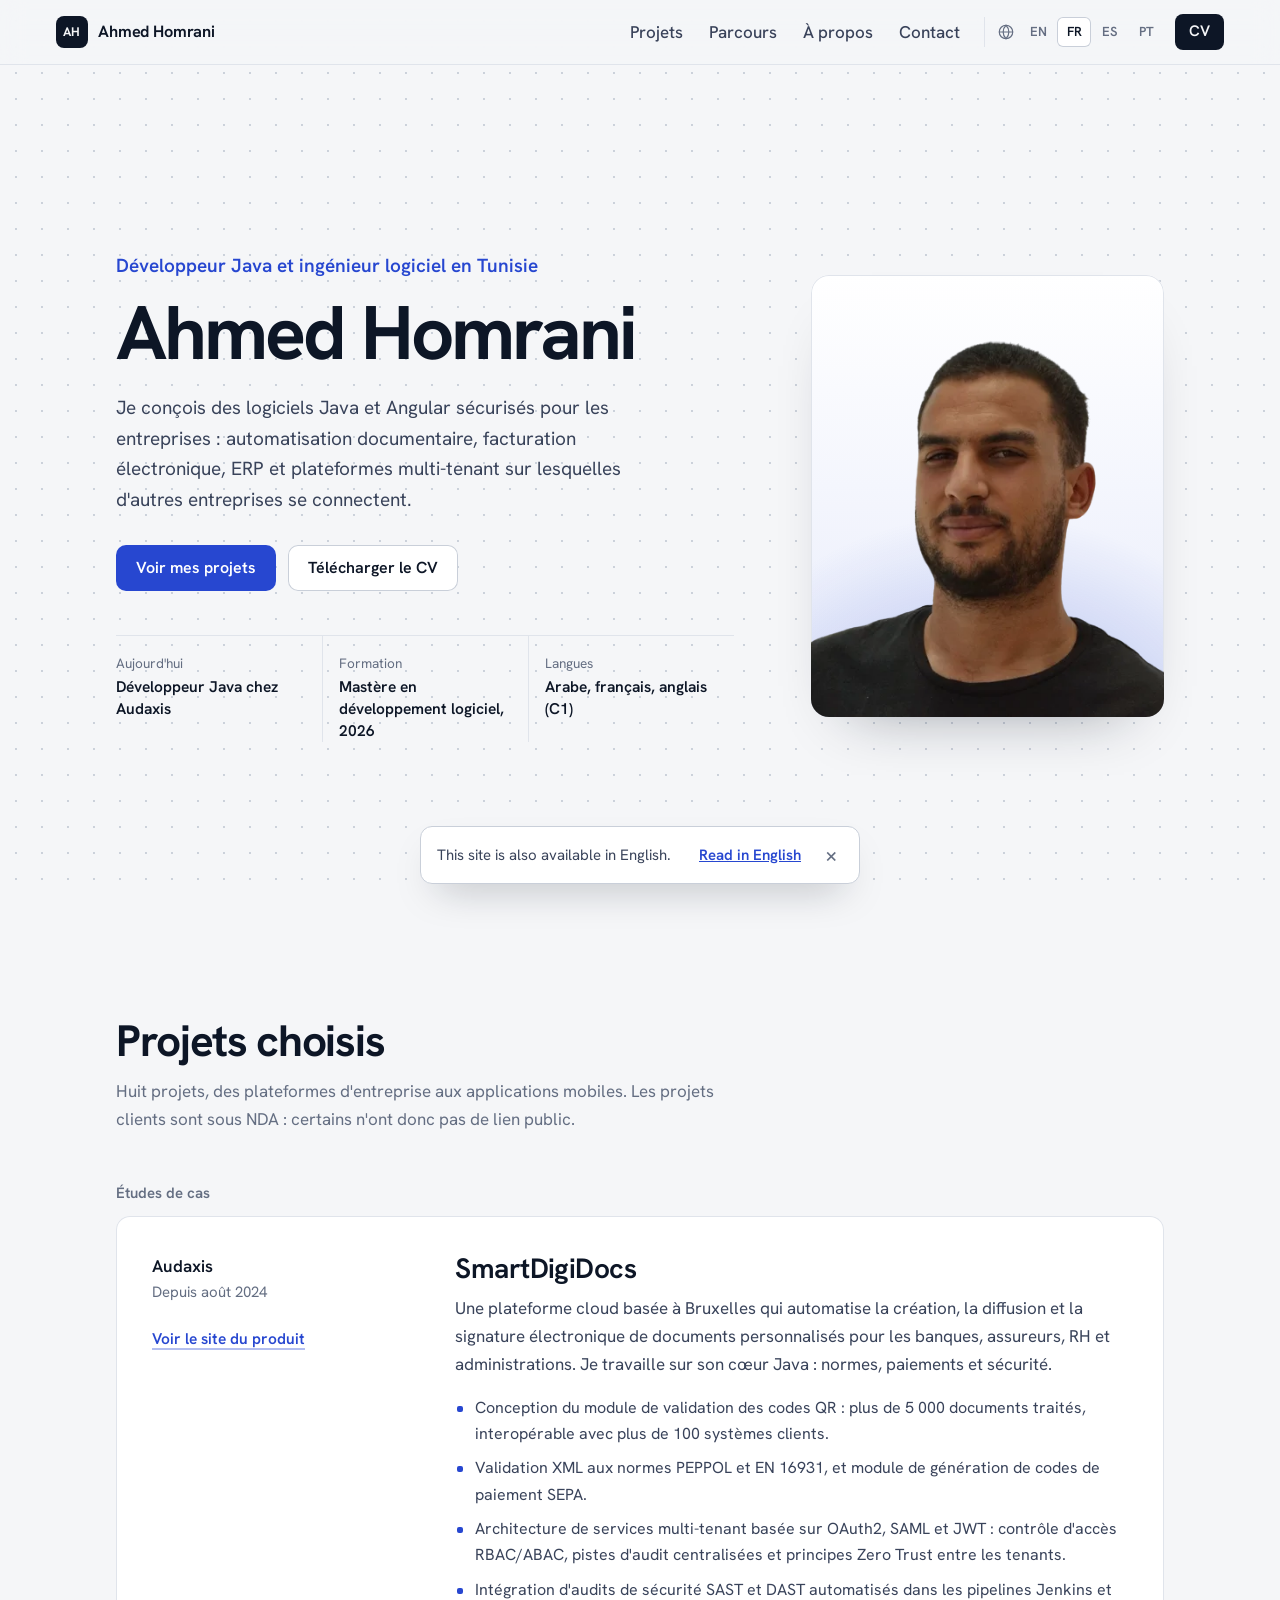
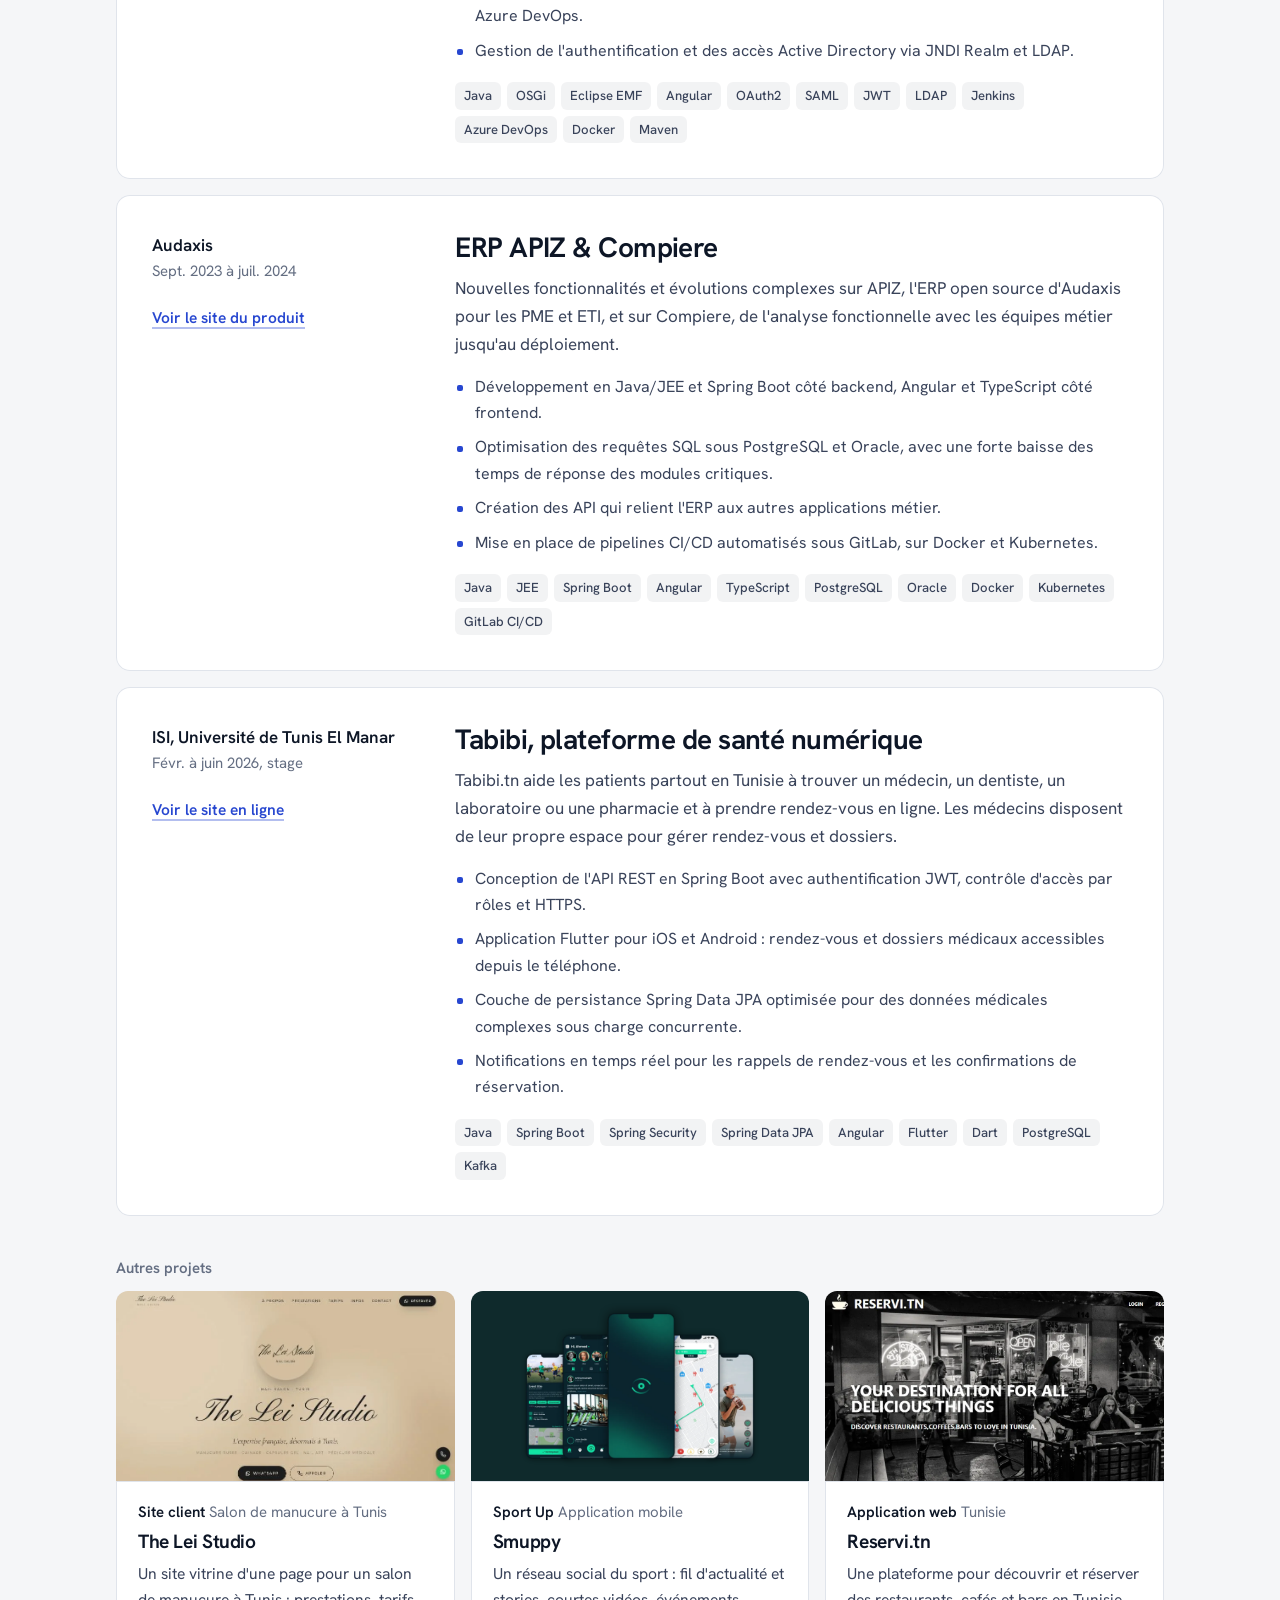
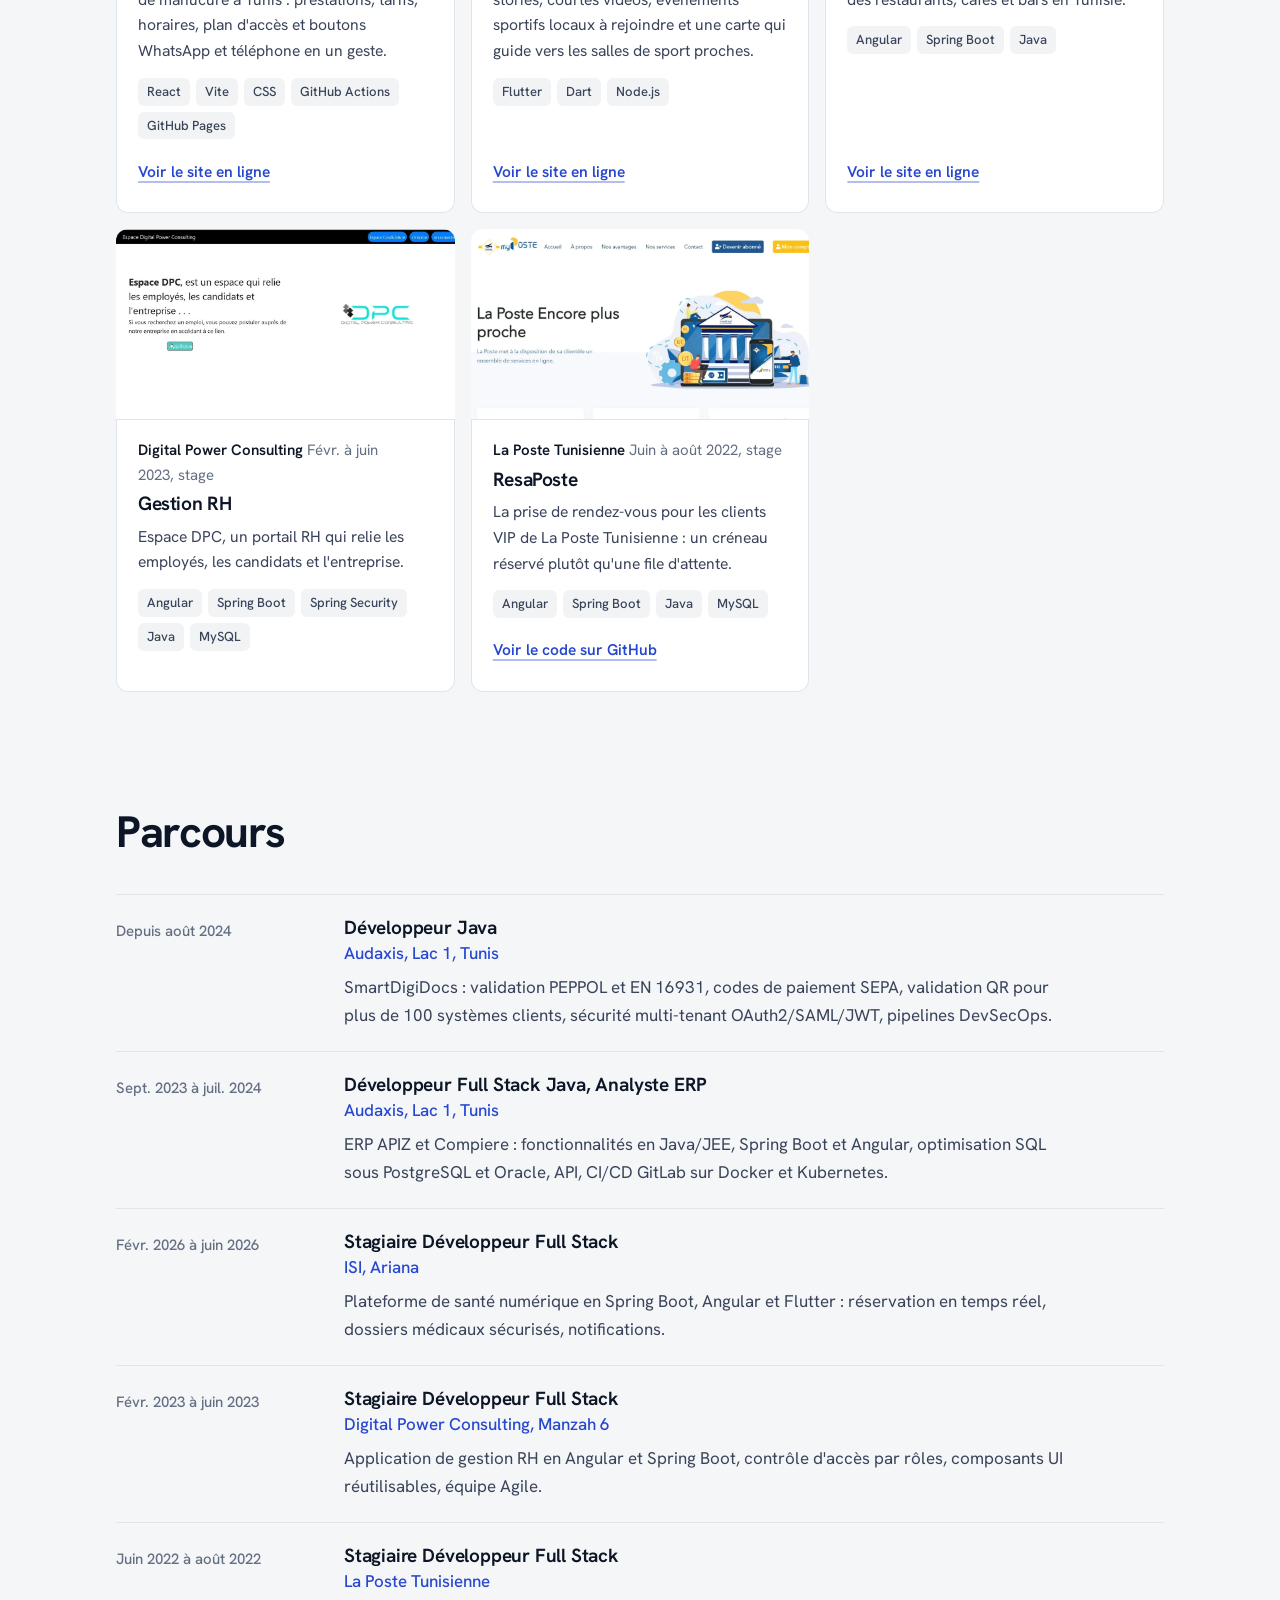
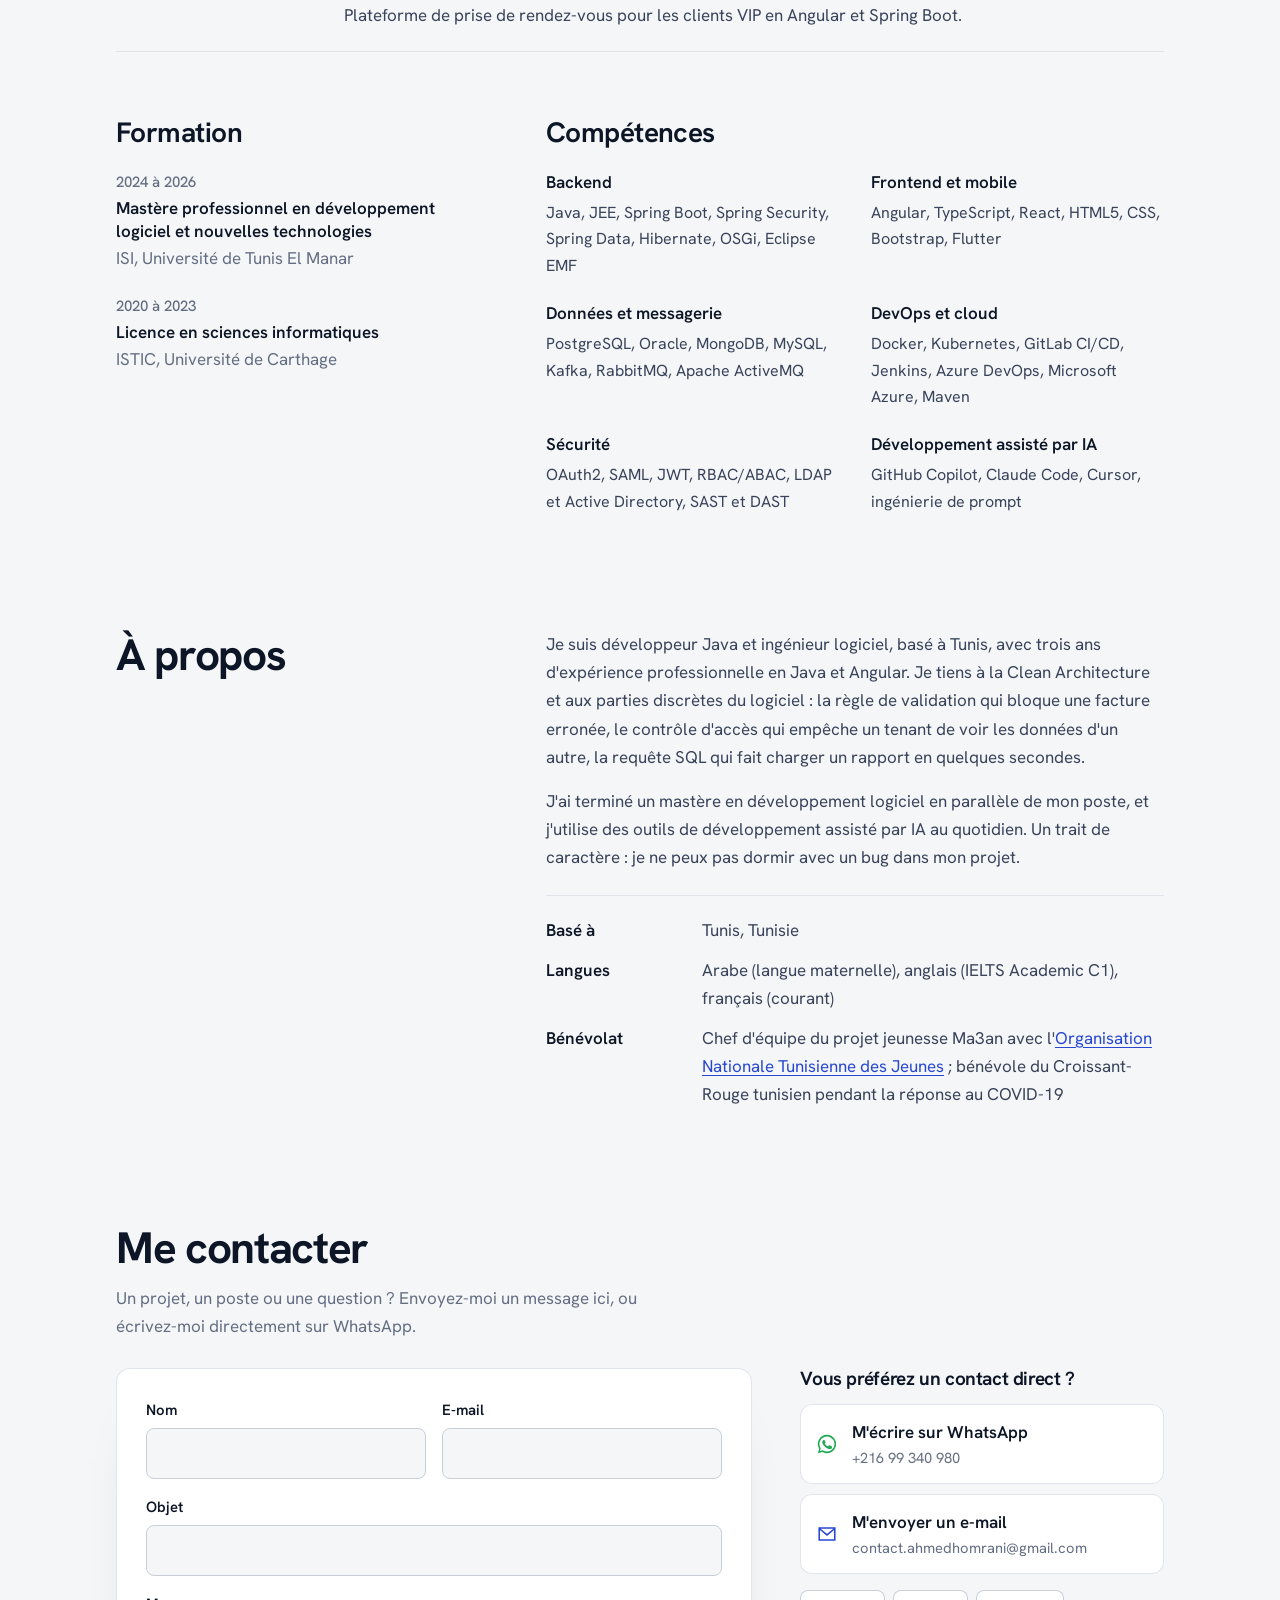
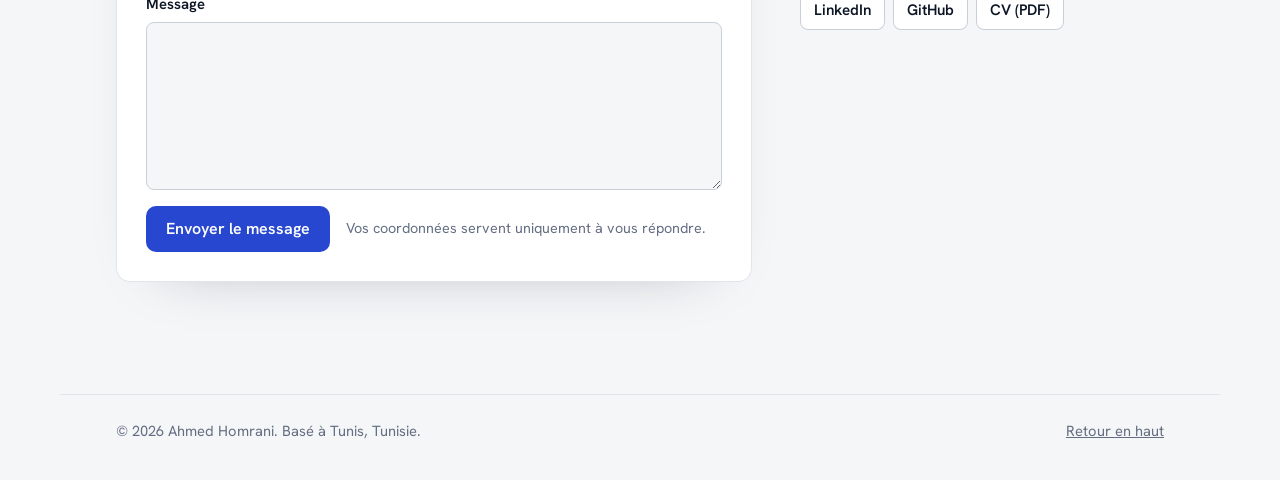
<file: fr/index.html>
<!doctype html>
<html lang="fr" dir="ltr">
<head>
  <meta charset="utf-8">
  <meta name="viewport" content="width=device-width, initial-scale=1, viewport-fit=cover">
  <title>Ahmed Homrani | Développeur Java &amp; Ingénieur Logiciel en Tunisie</title>
  <meta name="description" content="Ahmed Homrani, développeur Java et ingénieur logiciel à Tunis, Tunisie. Spring Boot et Angular : automatisation documentaire, ERP, facturation PEPPOL.">
  <meta name="author" content="Ahmed Homrani">
  <meta name="robots" content="index, follow, max-image-preview:large, max-snippet:-1, max-video-preview:-1">
  <link rel="canonical" href="https://ahmedhomrani.tn/fr/">
  <link rel="alternate" hreflang="en" href="https://ahmedhomrani.tn/">
  <link rel="alternate" hreflang="fr" href="https://ahmedhomrani.tn/fr/">
  <link rel="alternate" hreflang="es" href="https://ahmedhomrani.tn/es/">
  <link rel="alternate" hreflang="pt" href="https://ahmedhomrani.tn/pt/">
  <link rel="alternate" hreflang="x-default" href="https://ahmedhomrani.tn/">
  <meta name="theme-color" content="#f5f6f8" media="(prefers-color-scheme: light)">
  <meta name="theme-color" content="#0b1019" media="(prefers-color-scheme: dark)">
  <meta name="color-scheme" content="light dark">

  <meta property="og:type" content="profile">
  <meta property="og:site_name" content="Ahmed Homrani">
  <meta property="og:title" content="Ahmed Homrani | Développeur Java &amp; Ingénieur Logiciel, Tunisie">
  <meta property="og:description" content="Développeur full stack Java chez Audaxis à Tunis. Spring Boot, Angular, automatisation documentaire, ERP, plateformes multi-tenant sécurisées et applications mobiles.">
  <meta property="og:url" content="https://ahmedhomrani.tn/fr/">
  <meta property="og:image" content="https://ahmedhomrani.tn/assets/img/og-fr.png">
  <meta property="og:image:width" content="1200">
  <meta property="og:image:height" content="630">
  <meta property="og:image:alt" content="Ahmed Homrani, développeur Java et ingénieur logiciel en Tunisie">
  <meta property="og:locale" content="fr_FR">
  <meta property="og:locale:alternate" content="en_US">
  <meta property="og:locale:alternate" content="es_ES">
  <meta property="og:locale:alternate" content="pt_BR">
  <meta property="profile:first_name" content="Ahmed">
  <meta property="profile:last_name" content="Homrani">
  <meta property="profile:username" content="ahmedhomrani">
  <meta name="twitter:card" content="summary_large_image">
  <meta name="twitter:title" content="Ahmed Homrani | Développeur Java &amp; Ingénieur Logiciel, Tunisie">
  <meta name="twitter:description" content="Développeur full stack Java chez Audaxis à Tunis. Spring Boot, Angular, automatisation documentaire, ERP, plateformes multi-tenant sécurisées et applications mobiles.">
  <meta name="twitter:image" content="https://ahmedhomrani.tn/assets/img/og-fr.png">
  <meta name="twitter:image:alt" content="Ahmed Homrani, développeur Java et ingénieur logiciel en Tunisie">

  <link rel="icon" href="/favicon.ico" sizes="32x32">
  <link rel="icon" href="/favicon.svg" type="image/svg+xml">
  <link rel="apple-touch-icon" href="/apple-touch-icon.png">
  <link rel="manifest" href="/site.webmanifest">
  <link rel="alternate" type="text/plain" href="/llms.txt" title="LLM-friendly summary">
  <link rel="author" href="/humans.txt">
  <link rel="sitemap" type="application/xml" href="/sitemap.xml">
  <link rel="me" href="https://github.com/ahmedhomrani">
  <link rel="me" href="https://www.linkedin.com/in/ahmed-homrani">

  <link rel="preload" href="/assets/fonts/hanken-grotesk-latin-wght.woff2" as="font" type="font/woff2" crossorigin>
  <script>document.documentElement.classList.add('js')</script>
  <link rel="stylesheet" href="/assets/css/main.css?v=20261008">
  <script src="/assets/js/main.js?v=20261008" defer></script>

  <script type="application/ld+json">
{
  "@context": "https://schema.org",
  "@graph": [
    {
      "@type": "WebSite",
      "@id": "https://ahmedhomrani.tn/#website",
      "url": "https://ahmedhomrani.tn/",
      "name": "Ahmed Homrani",
      "inLanguage": [
        "en",
        "fr",
        "es",
        "pt-BR"
      ],
      "publisher": {
        "@id": "https://ahmedhomrani.tn/#person"
      }
    },
    {
      "@type": "ProfilePage",
      "@id": "https://ahmedhomrani.tn/fr/#profile",
      "url": "https://ahmedhomrani.tn/fr/",
      "name": "Ahmed Homrani | Développeur Java & Ingénieur Logiciel en Tunisie",
      "description": "Ahmed Homrani, développeur Java et ingénieur logiciel à Tunis, Tunisie. Spring Boot et Angular : automatisation documentaire, ERP, facturation PEPPOL.",
      "inLanguage": "fr",
      "isPartOf": {
        "@id": "https://ahmedhomrani.tn/#website"
      },
      "mainEntity": {
        "@id": "https://ahmedhomrani.tn/#person"
      },
      "dateModified": "2026-10-08T22:52:46+01:00"
    },
    {
      "@type": "Person",
      "@id": "https://ahmedhomrani.tn/#person",
      "name": "Ahmed Homrani",
      "givenName": "Ahmed",
      "familyName": "Homrani",
      "url": "https://ahmedhomrani.tn/",
      "image": "https://ahmedhomrani.tn/assets/img/ahmed-homrani.webp",
      "email": "mailto:contact.ahmedhomrani@gmail.com",
      "telephone": "+21699340980",
      "jobTitle": [
        "Développeur Full Stack Java",
        "Ingénieur logiciel"
      ],
      "hasOccupation": {
        "@type": "Occupation",
        "name": "Ingénieur logiciel",
        "occupationLocation": {
          "@type": "Country",
          "name": "Tunisia"
        },
        "skills": "Java, Spring Boot, Angular, OSGi, PEPPOL, OAuth2, PostgreSQL, Docker, Kubernetes, Flutter"
      },
      "contactPoint": {
        "@type": "ContactPoint",
        "contactType": "professional inquiries",
        "email": "contact.ahmedhomrani@gmail.com",
        "telephone": "+21699340980",
        "availableLanguage": [
          "ar",
          "fr",
          "en"
        ],
        "url": "https://wa.me/21699340980"
      },
      "worksFor": {
        "@type": "Organization",
        "name": "Audaxis",
        "url": "https://www.apiz-erp.com/"
      },
      "memberOf": {
        "@type": "Organization",
        "name": "Organisation Nationale Tunisienne des Jeunes (ONTJ)",
        "url": "https://jamaity.org/association/organisation-national-tunisienne-des-jeunes/"
      },
      "alumniOf": [
        {
          "@type": "CollegeOrUniversity",
          "name": "ISI, University of Tunis El Manar"
        },
        {
          "@type": "CollegeOrUniversity",
          "name": "ISTIC, University of Carthage"
        }
      ],
      "hasCredential": [
        {
          "@type": "EducationalOccupationalCredential",
          "credentialCategory": "degree",
          "name": "Mastère professionnel en développement logiciel et nouvelles technologies"
        },
        {
          "@type": "EducationalOccupationalCredential",
          "credentialCategory": "degree",
          "name": "Licence en sciences informatiques"
        },
        {
          "@type": "EducationalOccupationalCredential",
          "credentialCategory": "certificate",
          "name": "IELTS Academic C1"
        }
      ],
      "address": {
        "@type": "PostalAddress",
        "addressLocality": "Tunis",
        "addressCountry": "TN"
      },
      "knowsLanguage": [
        "ar",
        "en",
        "fr"
      ],
      "knowsAbout": [
        "Java",
        "Spring Boot",
        "Spring Security",
        "Angular",
        "TypeScript",
        "OSGi",
        "PEPPOL",
        "EN 16931",
        "SEPA",
        "OAuth2",
        "SAML",
        "JWT",
        "PostgreSQL",
        "Oracle",
        "Kafka",
        "Docker",
        "Kubernetes",
        "GitLab CI/CD",
        "Jenkins",
        "Azure DevOps",
        "Flutter",
        "DevSecOps"
      ],
      "sameAs": [
        "https://github.com/ahmedhomrani",
        "https://www.linkedin.com/in/ahmed-homrani"
      ]
    },
    {
      "@type": "ItemList",
      "@id": "https://ahmedhomrani.tn/fr/#projects",
      "name": "Projets choisis",
      "itemListElement": [
        {
          "@type": "ListItem",
          "position": 1,
          "item": {
            "@type": "SoftwareApplication",
            "name": "SmartDigiDocs",
            "description": "Une plateforme cloud basée à Bruxelles qui automatise la création, la diffusion et la signature électronique de documents personnalisés pour les banques, assureurs, RH et administrations. Je travaille sur son cœur Java : normes, paiements et sécurité.",
            "url": "https://www.smartdigidocs.com/",
            "creator": {
              "@id": "https://ahmedhomrani.tn/#person"
            },
            "keywords": "Java, OSGi, Eclipse EMF, Angular, OAuth2, SAML, JWT, LDAP, Jenkins, Azure DevOps, Docker, Maven",
            "inLanguage": "fr",
            "applicationCategory": "BusinessApplication",
            "operatingSystem": "Web"
          }
        },
        {
          "@type": "ListItem",
          "position": 2,
          "item": {
            "@type": "SoftwareApplication",
            "name": "ERP APIZ & Compiere",
            "description": "Nouvelles fonctionnalités et évolutions complexes sur APIZ, l'ERP open source d'Audaxis pour les PME et ETI, et sur Compiere, de l'analyse fonctionnelle avec les équipes métier jusqu'au déploiement.",
            "url": "https://www.apiz-erp.com/",
            "creator": {
              "@id": "https://ahmedhomrani.tn/#person"
            },
            "keywords": "Java, JEE, Spring Boot, Angular, TypeScript, PostgreSQL, Oracle, Docker, Kubernetes, GitLab CI/CD",
            "inLanguage": "fr",
            "applicationCategory": "BusinessApplication",
            "operatingSystem": "Web"
          }
        },
        {
          "@type": "ListItem",
          "position": 3,
          "item": {
            "@type": "WebApplication",
            "name": "Tabibi, plateforme de santé numérique",
            "description": "Tabibi.tn aide les patients partout en Tunisie à trouver un médecin, un dentiste, un laboratoire ou une pharmacie et à prendre rendez-vous en ligne. Les médecins disposent de leur propre espace pour gérer rendez-vous et dossiers.",
            "url": "https://tabibi.tn/",
            "creator": {
              "@id": "https://ahmedhomrani.tn/#person"
            },
            "keywords": "Java, Spring Boot, Spring Security, Spring Data JPA, Angular, Flutter, Dart, PostgreSQL, Kafka",
            "inLanguage": "fr",
            "applicationCategory": "BusinessApplication",
            "operatingSystem": "Web"
          }
        },
        {
          "@type": "ListItem",
          "position": 4,
          "item": {
            "@type": "WebSite",
            "name": "The Lei Studio",
            "description": "Un site vitrine d'une page pour un salon de manucure à Tunis : prestations, tarifs, horaires, plan d'accès et boutons WhatsApp et téléphone en un geste.",
            "url": "https://ahmedhomrani.tn/the-lei-studio/",
            "creator": {
              "@id": "https://ahmedhomrani.tn/#person"
            },
            "keywords": "React, Vite, CSS, GitHub Actions, GitHub Pages",
            "inLanguage": "fr"
          }
        },
        {
          "@type": "ListItem",
          "position": 5,
          "item": {
            "@type": "MobileApplication",
            "name": "Smuppy",
            "description": "Un réseau social du sport : fil d'actualité et stories, courtes vidéos, événements sportifs locaux à rejoindre et une carte qui guide vers les salles de sport proches.",
            "url": "https://www.smuppy.com/",
            "creator": {
              "@id": "https://ahmedhomrani.tn/#person"
            },
            "keywords": "Flutter, Dart, Node.js",
            "inLanguage": "fr",
            "applicationCategory": "BusinessApplication",
            "operatingSystem": "Android, iOS"
          }
        },
        {
          "@type": "ListItem",
          "position": 6,
          "item": {
            "@type": "WebApplication",
            "name": "Reservi.tn",
            "description": "Une plateforme pour découvrir et réserver des restaurants, cafés et bars en Tunisie.",
            "url": "https://www.reservi.tn",
            "creator": {
              "@id": "https://ahmedhomrani.tn/#person"
            },
            "keywords": "Angular, Spring Boot, Java",
            "inLanguage": "fr",
            "applicationCategory": "BusinessApplication",
            "operatingSystem": "Web"
          }
        },
        {
          "@type": "ListItem",
          "position": 7,
          "item": {
            "@type": "WebApplication",
            "name": "Gestion RH",
            "description": "Espace DPC, un portail RH qui relie les employés, les candidats et l'entreprise.",
            "url": "https://ahmedhomrani.tn/fr/#hr",
            "creator": {
              "@id": "https://ahmedhomrani.tn/#person"
            },
            "keywords": "Angular, Spring Boot, Spring Security, Java, MySQL",
            "inLanguage": "fr",
            "applicationCategory": "BusinessApplication",
            "operatingSystem": "Web"
          }
        },
        {
          "@type": "ListItem",
          "position": 8,
          "item": {
            "@type": "WebApplication",
            "name": "ResaPoste",
            "description": "La prise de rendez-vous pour les clients VIP de La Poste Tunisienne : un créneau réservé plutôt qu'une file d'attente.",
            "url": "https://ahmedhomrani.tn/fr/#resaposte",
            "creator": {
              "@id": "https://ahmedhomrani.tn/#person"
            },
            "keywords": "Angular, Spring Boot, Java, MySQL",
            "inLanguage": "fr",
            "applicationCategory": "BusinessApplication",
            "operatingSystem": "Web",
            "sameAs": "https://github.com/ahmedhomrani/ResaPoste"
          }
        }
      ]
    }
  ]
}
  </script>
</head>
<body>
  <a class="skip" href="#main">Aller au contenu</a>
  <canvas id="field" aria-hidden="true"></canvas>

  <header class="nav" id="top">
    <a class="brand" href="/fr/#top" aria-label="Ahmed Homrani, retour en haut">
      <span class="brand-mark" aria-hidden="true">AH</span>
      <span>Ahmed Homrani</span>
    </a>

    <button class="menu-btn" type="button" aria-expanded="false" aria-controls="menu" hidden>
      <span class="menu-icon" aria-hidden="true"></span><span class="sr">Menu</span>
    </button>

    <div class="menu" id="menu">
      <nav aria-label="Principal">
        <ul>
          <li><a href="#work">Projets</a></li>
          <li><a href="#experience">Parcours</a></li>
          <li><a href="#about">À propos</a></li>
          <li><a href="#contact">Contact</a></li>
        </ul>
      </nav>
      <div class="lang" role="group" aria-label="Langue">
        <svg class="lang-icon" viewBox="0 0 24 24" width="18" height="18" aria-hidden="true"><circle cx="12" cy="12" r="9" fill="none" stroke="currentColor" stroke-width="1.6"/><path d="M3 12h18M12 3c2.6 2.6 3.8 5.6 3.8 9s-1.2 6.4-3.8 9c-2.6-2.6-3.8-5.6-3.8-9S9.4 5.6 12 3z" fill="none" stroke="currentColor" stroke-width="1.6"/></svg>
        <ul>
          <li><a href="/" hreflang="en" lang="en" data-lang="en" title="English">EN</a></li>
          <li><a href="/fr/" hreflang="fr" lang="fr" data-lang="fr" aria-current="page" title="Français">FR</a></li>
          <li><a href="/es/" hreflang="es" lang="es" data-lang="es" title="Español">ES</a></li>
          <li><a href="/pt/" hreflang="pt" lang="pt-BR" data-lang="pt" title="Português">PT</a></li>
        </ul>
      </div>
      <a class="nav-cv" href="/assets/cv/ahmed-homrani-cv-fr.pdf" download>CV<span class="sr"> (PDF)</span></a>
    </div>
  </header>

  <aside class="suggest" id="suggest" hidden>
    <p id="suggest-text"></p>
    <a id="suggest-go" href="/"></a>
    <button type="button" id="suggest-close" aria-label="Fermer">&times;</button>
  </aside>

  <main id="main">
    <section class="hero" aria-labelledby="hero-title">
      <div class="hero-copy">
        <p class="hero-kicker">Développeur Java et ingénieur logiciel en Tunisie</p>
        <h1 id="hero-title">Ahmed Homrani</h1>
        <p class="lede">Je conçois des logiciels Java et Angular sécurisés pour les entreprises : automatisation documentaire, facturation électronique, ERP et plateformes multi-tenant sur lesquelles d&#39;autres entreprises se connectent.</p>
        <div class="cta">
          <a class="btn btn-primary" href="#work">Voir mes projets</a>
          <a class="btn btn-secondary" href="/assets/cv/ahmed-homrani-cv-fr.pdf" download>Télécharger le CV</a>
        </div>
        <dl class="hero-facts">
          <div><dt>Aujourd&#39;hui</dt><dd>Développeur Java chez Audaxis</dd></div>
          <div><dt>Formation</dt><dd>Mastère en développement logiciel, 2026</dd></div>
          <div><dt>Langues</dt><dd>Arabe, français, anglais (C1)</dd></div>
        </dl>
      </div>
      <figure class="hero-portrait">
        <img src="/assets/img/ahmed-homrani.webp" width="534" height="467" fetchpriority="high" decoding="async" alt="Ahmed Homrani, développeur Java">
      </figure>
    </section>

    <section class="work" id="work" aria-labelledby="work-title">
      <header class="section-head">
        <h2 id="work-title">Projets choisis</h2>
        <p>Huit projets, des plateformes d&#39;entreprise aux applications mobiles. Les projets clients sont sous NDA : certains n&#39;ont donc pas de lien public.</p>
      </header>

      <h3 class="group-head">Études de cas</h3>
      <div class="cases">

        <article class="case" id="smartdigidocs" aria-labelledby="smartdigidocs-title">
          <div class="case-meta">
            <p class="where">Audaxis</p>
            <p class="when">Depuis août 2024</p>
            <p class="links"><a href="https://www.smartdigidocs.com/" target="_blank" rel="noopener">Voir le site du produit<span class="sr"> (s&#39;ouvre dans un nouvel onglet)</span></a></p>
          </div>
          <div class="case-body">
            <h4 id="smartdigidocs-title">SmartDigiDocs</h4>
            <p class="summary">Une plateforme cloud basée à Bruxelles qui automatise la création, la diffusion et la signature électronique de documents personnalisés pour les banques, assureurs, RH et administrations. Je travaille sur son cœur Java : normes, paiements et sécurité.</p>
            <ul class="points">
              <li>Conception du module de validation des codes QR : plus de 5 000 documents traités, interopérable avec plus de 100 systèmes clients.</li>
              <li>Validation XML aux normes PEPPOL et EN 16931, et module de génération de codes de paiement SEPA.</li>
              <li>Architecture de services multi-tenant basée sur OAuth2, SAML et JWT : contrôle d&#39;accès RBAC/ABAC, pistes d&#39;audit centralisées et principes Zero Trust entre les tenants.</li>
              <li>Intégration d&#39;audits de sécurité SAST et DAST automatisés dans les pipelines Jenkins et Azure DevOps.</li>
              <li>Gestion de l&#39;authentification et des accès Active Directory via JNDI Realm et LDAP.</li>
            </ul>
            <ul class="stack" aria-label="Technologies">
              <li>Java</li><li>OSGi</li><li>Eclipse EMF</li><li>Angular</li><li>OAuth2</li><li>SAML</li><li>JWT</li><li>LDAP</li><li>Jenkins</li><li>Azure DevOps</li><li>Docker</li><li>Maven</li>
            </ul>
          </div>
        </article>

        <article class="case" id="erp" aria-labelledby="erp-title">
          <div class="case-meta">
            <p class="where">Audaxis</p>
            <p class="when">Sept. 2023 à juil. 2024</p>
            <p class="links"><a href="https://www.apiz-erp.com/" target="_blank" rel="noopener">Voir le site du produit<span class="sr"> (s&#39;ouvre dans un nouvel onglet)</span></a></p>
          </div>
          <div class="case-body">
            <h4 id="erp-title">ERP APIZ &amp; Compiere</h4>
            <p class="summary">Nouvelles fonctionnalités et évolutions complexes sur APIZ, l&#39;ERP open source d&#39;Audaxis pour les PME et ETI, et sur Compiere, de l&#39;analyse fonctionnelle avec les équipes métier jusqu&#39;au déploiement.</p>
            <ul class="points">
              <li>Développement en Java/JEE et Spring Boot côté backend, Angular et TypeScript côté frontend.</li>
              <li>Optimisation des requêtes SQL sous PostgreSQL et Oracle, avec une forte baisse des temps de réponse des modules critiques.</li>
              <li>Création des API qui relient l&#39;ERP aux autres applications métier.</li>
              <li>Mise en place de pipelines CI/CD automatisés sous GitLab, sur Docker et Kubernetes.</li>
            </ul>
            <ul class="stack" aria-label="Technologies">
              <li>Java</li><li>JEE</li><li>Spring Boot</li><li>Angular</li><li>TypeScript</li><li>PostgreSQL</li><li>Oracle</li><li>Docker</li><li>Kubernetes</li><li>GitLab CI/CD</li>
            </ul>
          </div>
        </article>

        <article class="case" id="health" aria-labelledby="health-title">
          <div class="case-meta">
            <p class="where">ISI, Université de Tunis El Manar</p>
            <p class="when">Févr. à juin 2026, stage</p>
            <p class="links"><a href="https://tabibi.tn/" target="_blank" rel="noopener">Voir le site en ligne<span class="sr"> (s&#39;ouvre dans un nouvel onglet)</span></a></p>
          </div>
          <div class="case-body">
            <h4 id="health-title">Tabibi, plateforme de santé numérique</h4>
            <p class="summary">Tabibi.tn aide les patients partout en Tunisie à trouver un médecin, un dentiste, un laboratoire ou une pharmacie et à prendre rendez-vous en ligne. Les médecins disposent de leur propre espace pour gérer rendez-vous et dossiers.</p>
            <ul class="points">
              <li>Conception de l&#39;API REST en Spring Boot avec authentification JWT, contrôle d&#39;accès par rôles et HTTPS.</li>
              <li>Application Flutter pour iOS et Android : rendez-vous et dossiers médicaux accessibles depuis le téléphone.</li>
              <li>Couche de persistance Spring Data JPA optimisée pour des données médicales complexes sous charge concurrente.</li>
              <li>Notifications en temps réel pour les rappels de rendez-vous et les confirmations de réservation.</li>
            </ul>
            <ul class="stack" aria-label="Technologies">
              <li>Java</li><li>Spring Boot</li><li>Spring Security</li><li>Spring Data JPA</li><li>Angular</li><li>Flutter</li><li>Dart</li><li>PostgreSQL</li><li>Kafka</li>
            </ul>
          </div>
        </article>

      </div>

      <h3 class="group-head">Autres projets</h3>
      <div class="others">

        <article class="other" id="lei" aria-labelledby="lei-title">
          <figure class="thumb">
            <img src="/assets/img/lei-studio.webp" width="799" height="455" loading="lazy" decoding="async" alt="Page d&#39;accueil de The Lei Studio : logo, nom du salon et boutons de réservation WhatsApp">
          </figure>
          <p class="where">Site client<span class="when"> Salon de manucure à Tunis</span></p>
          <h4 id="lei-title">The Lei Studio</h4>
          <p class="summary">Un site vitrine d&#39;une page pour un salon de manucure à Tunis : prestations, tarifs, horaires, plan d&#39;accès et boutons WhatsApp et téléphone en un geste.</p>
          <ul class="stack" aria-label="Technologies">
            <li>React</li><li>Vite</li><li>CSS</li><li>GitHub Actions</li><li>GitHub Pages</li>
          </ul>
          <p class="links"><a href="https://ahmedhomrani.tn/the-lei-studio/" target="_blank" rel="noopener">Voir le site en ligne<span class="sr"> (s&#39;ouvre dans un nouvel onglet)</span></a></p>
        </article>

        <article class="other" id="smuppy" aria-labelledby="smuppy-title">
          <figure class="thumb">
            <img src="/assets/img/smuppy.webp" width="1200" height="848" loading="lazy" decoding="async" alt="Cinq écrans de l&#39;application Smuppy : page d&#39;événement, fil avec stories, écran de démarrage, itinéraire vers une salle de sport et vidéo courte">
          </figure>
          <p class="where">Sport Up<span class="when"> Application mobile</span></p>
          <h4 id="smuppy-title">Smuppy</h4>
          <p class="summary">Un réseau social du sport : fil d&#39;actualité et stories, courtes vidéos, événements sportifs locaux à rejoindre et une carte qui guide vers les salles de sport proches.</p>
          <ul class="stack" aria-label="Technologies">
            <li>Flutter</li><li>Dart</li><li>Node.js</li>
          </ul>
          <p class="links"><a href="https://www.smuppy.com/" target="_blank" rel="noopener">Voir le site en ligne<span class="sr"> (s&#39;ouvre dans un nouvel onglet)</span></a></p>
        </article>

        <article class="other" id="reservi" aria-labelledby="reservi-title">
          <figure class="thumb">
            <img src="/assets/img/reservi.webp" width="1200" height="538" loading="lazy" decoding="async" alt="Page d&#39;accueil de Reservi.tn : découvrir des restaurants, cafés et bars en Tunisie">
          </figure>
          <p class="where">Application web<span class="when"> Tunisie</span></p>
          <h4 id="reservi-title">Reservi.tn</h4>
          <p class="summary">Une plateforme pour découvrir et réserver des restaurants, cafés et bars en Tunisie.</p>
          <ul class="stack" aria-label="Technologies">
            <li>Angular</li><li>Spring Boot</li><li>Java</li>
          </ul>
          <p class="links"><a href="https://www.reservi.tn" target="_blank" rel="noopener">Voir le site en ligne<span class="sr"> (s&#39;ouvre dans un nouvel onglet)</span></a></p>
        </article>

        <article class="other" id="hr" aria-labelledby="hr-title">
          <figure class="thumb">
            <img src="/assets/img/hr-management.webp" width="1200" height="603" loading="lazy" decoding="async" alt="Page d&#39;accueil d&#39;Espace DPC, le portail RH de Digital Power Consulting">
          </figure>
          <p class="where">Digital Power Consulting<span class="when"> Févr. à juin 2023, stage</span></p>
          <h4 id="hr-title">Gestion RH</h4>
          <p class="summary">Espace DPC, un portail RH qui relie les employés, les candidats et l&#39;entreprise.</p>
          <ul class="stack" aria-label="Technologies">
            <li>Angular</li><li>Spring Boot</li><li>Spring Security</li><li>Java</li><li>MySQL</li>
          </ul>
        </article>

        <article class="other" id="resaposte" aria-labelledby="resaposte-title">
          <figure class="thumb">
            <img src="/assets/img/resaposte.webp" width="1200" height="572" loading="lazy" decoding="async" alt="Page d&#39;accueil de ResaPoste, sous la marque myPoste, pour les clients de La Poste Tunisienne">
          </figure>
          <p class="where">La Poste Tunisienne<span class="when"> Juin à août 2022, stage</span></p>
          <h4 id="resaposte-title">ResaPoste</h4>
          <p class="summary">La prise de rendez-vous pour les clients VIP de La Poste Tunisienne : un créneau réservé plutôt qu&#39;une file d&#39;attente.</p>
          <ul class="stack" aria-label="Technologies">
            <li>Angular</li><li>Spring Boot</li><li>Java</li><li>MySQL</li>
          </ul>
          <p class="links"><a href="https://github.com/ahmedhomrani/ResaPoste" target="_blank" rel="noopener">Voir le code sur GitHub<span class="sr"> (s&#39;ouvre dans un nouvel onglet)</span></a></p>
        </article>

      </div>
    </section>

    <section class="experience" id="experience" aria-labelledby="exp-title">
      <header class="section-head">
        <h2 id="exp-title">Parcours</h2>
      </header>
      <ol class="log">
        <li>
          <p class="log-when">Depuis août 2024</p>
          <div>
            <h3>Développeur Java</h3>
            <p class="log-org">Audaxis, Lac 1, Tunis</p>
            <p>SmartDigiDocs : validation PEPPOL et EN 16931, codes de paiement SEPA, validation QR pour plus de 100 systèmes clients, sécurité multi-tenant OAuth2/SAML/JWT, pipelines DevSecOps.</p>
          </div>
        </li>
        <li>
          <p class="log-when">Sept. 2023 à juil. 2024</p>
          <div>
            <h3>Développeur Full Stack Java, Analyste ERP</h3>
            <p class="log-org">Audaxis, Lac 1, Tunis</p>
            <p>ERP APIZ et Compiere : fonctionnalités en Java/JEE, Spring Boot et Angular, optimisation SQL sous PostgreSQL et Oracle, API, CI/CD GitLab sur Docker et Kubernetes.</p>
          </div>
        </li>
        <li>
          <p class="log-when">Févr. 2026 à juin 2026</p>
          <div>
            <h3>Stagiaire Développeur Full Stack</h3>
            <p class="log-org">ISI, Ariana</p>
            <p>Plateforme de santé numérique en Spring Boot, Angular et Flutter : réservation en temps réel, dossiers médicaux sécurisés, notifications.</p>
          </div>
        </li>
        <li>
          <p class="log-when">Févr. 2023 à juin 2023</p>
          <div>
            <h3>Stagiaire Développeur Full Stack</h3>
            <p class="log-org">Digital Power Consulting, Manzah 6</p>
            <p>Application de gestion RH en Angular et Spring Boot, contrôle d&#39;accès par rôles, composants UI réutilisables, équipe Agile.</p>
          </div>
        </li>
        <li>
          <p class="log-when">Juin 2022 à août 2022</p>
          <div>
            <h3>Stagiaire Développeur Full Stack</h3>
            <p class="log-org">La Poste Tunisienne</p>
            <p>Plateforme de prise de rendez-vous pour les clients VIP en Angular et Spring Boot.</p>
          </div>
        </li>
      </ol>

      <div class="split">
        <div class="edu">
          <h3>Formation</h3>
          <ul>
            <li><p class="log-when">2024 à 2026</p><p class="edu-title">Mastère professionnel en développement logiciel et nouvelles technologies</p><p class="edu-org">ISI, Université de Tunis El Manar</p></li>
            <li><p class="log-when">2020 à 2023</p><p class="edu-title">Licence en sciences informatiques</p><p class="edu-org">ISTIC, Université de Carthage</p></li>
          </ul>
        </div>
        <div class="skills">
          <h3>Compétences</h3>
          <dl>
            <div><dt>Backend</dt><dd>Java, JEE, Spring Boot, Spring Security, Spring Data, Hibernate, OSGi, Eclipse EMF</dd></div>
            <div><dt>Frontend et mobile</dt><dd>Angular, TypeScript, React, HTML5, CSS, Bootstrap, Flutter</dd></div>
            <div><dt>Données et messagerie</dt><dd>PostgreSQL, Oracle, MongoDB, MySQL, Kafka, RabbitMQ, Apache ActiveMQ</dd></div>
            <div><dt>DevOps et cloud</dt><dd>Docker, Kubernetes, GitLab CI/CD, Jenkins, Azure DevOps, Microsoft Azure, Maven</dd></div>
            <div><dt>Sécurité</dt><dd>OAuth2, SAML, JWT, RBAC/ABAC, LDAP et Active Directory, SAST et DAST</dd></div>
            <div><dt>Développement assisté par IA</dt><dd>GitHub Copilot, Claude Code, Cursor, ingénierie de prompt</dd></div>
          </dl>
        </div>
      </div>
    </section>

    <section class="about" id="about" aria-labelledby="about-title">
      <h2 id="about-title">À propos</h2>
      <div class="about-copy">
        <p>Je suis développeur Java et ingénieur logiciel, basé à Tunis, avec trois ans d&#39;expérience professionnelle en Java et Angular. Je tiens à la Clean Architecture et aux parties discrètes du logiciel : la règle de validation qui bloque une facture erronée, le contrôle d&#39;accès qui empêche un tenant de voir les données d&#39;un autre, la requête SQL qui fait charger un rapport en quelques secondes.</p>
        <p>J&#39;ai terminé un mastère en développement logiciel en parallèle de mon poste, et j&#39;utilise des outils de développement assisté par IA au quotidien. Un trait de caractère : je ne peux pas dormir avec un bug dans mon projet.</p>
        <dl class="facts">
          <div><dt>Basé à</dt><dd>Tunis, Tunisie</dd></div>
          <div><dt>Langues</dt><dd>Arabe (langue maternelle), anglais (IELTS Academic C1), français (courant)</dd></div>
          <div><dt>Bénévolat</dt><dd>Chef d&#39;équipe du projet jeunesse Ma3an avec l&#39;<a href="https://jamaity.org/association/organisation-national-tunisienne-des-jeunes/" target="_blank" rel="noopener">Organisation Nationale Tunisienne des Jeunes</a> ; bénévole du Croissant-Rouge tunisien pendant la réponse au COVID-19</dd></div>
        </dl>
      </div>
    </section>

    <section class="contact" id="contact" aria-labelledby="contact-title">
      <header class="contact-head">
        <h2 id="contact-title">Me contacter</h2>
        <p>Un projet, un poste ou une question ? Envoyez-moi un message ici, ou écrivez-moi directement sur WhatsApp.</p>
      </header>

      <div class="contact-grid">
        <form class="form" id="contact-form" method="POST" novalidate
              action="https://formsubmit.co/contact.ahmedhomrani@gmail.com"
              data-ajax="https://formsubmit.co/ajax/contact.ahmedhomrani@gmail.com">
          <div class="field-row">
            <div class="field">
              <label for="f-name">Nom</label>
              <input id="f-name" name="name" type="text" autocomplete="name" required maxlength="120">
            </div>
            <div class="field">
              <label for="f-email">E-mail</label>
              <input id="f-email" name="email" type="email" autocomplete="email" required maxlength="200" inputmode="email">
            </div>
          </div>
          <div class="field">
            <label for="f-subject">Objet</label>
            <input id="f-subject" name="subject" type="text" required maxlength="160">
          </div>
          <div class="field">
            <label for="f-message">Message</label>
            <textarea id="f-message" name="message" rows="6" required maxlength="5000"></textarea>
          </div>
          <!-- FormSubmit settings -->
          <input type="hidden" name="_subject" value="Nouveau message depuis votre portfolio (FR)">
          <input type="hidden" name="_template" value="table">
          <input type="hidden" name="_next" value="https://ahmedhomrani.tn/fr/?sent=1#contact">
          <input type="hidden" name="language" value="fr">
          <div class="hp" aria-hidden="true"><label>Leave empty<input type="text" name="_honey" tabindex="-1" autocomplete="off"></label></div>

          <div class="form-foot">
            <button class="btn btn-primary" type="submit" data-label="Envoyer le message" data-sending="Envoi…">Envoyer le message</button>
            <p class="form-note">Vos coordonnées servent uniquement à vous répondre.</p>
          </div>
          <p class="form-status" id="form-status" role="status" aria-live="polite" tabindex="-1"
             data-ok="Merci, votre message est bien parti. Je vous répondrai à l&#39;adresse indiquée." data-err="Le message n&#39;a pas pu être envoyé. Écrivez-moi directement à contact.ahmedhomrani@gmail.com." data-invalid="Merci de remplir tous les champs avec une adresse e-mail valide."></p>
        </form>

        <aside class="direct" aria-labelledby="direct-title">
          <h3 id="direct-title">Vous préférez un contact direct ?</h3>
          <a class="direct-link direct-wa" href="https://wa.me/21699340980?text=Bonjour%20Ahmed%2C%20je%20vous%20contacte%20depuis%20votre%20site%20web%20%28ahmedhomrani.tn/fr%29." target="_blank" rel="noopener">
            <svg viewBox="0 0 24 24" width="22" height="22" aria-hidden="true"><path fill="currentColor" d="M12 2a10 10 0 0 0-8.6 15.1L2 22l5-1.3A10 10 0 1 0 12 2zm0 18.2c-1.5 0-3-.4-4.3-1.2l-.3-.2-3 .8.8-2.9-.2-.3A8.2 8.2 0 1 1 12 20.2zm4.5-6.1c-.2-.1-1.5-.7-1.7-.8-.2-.1-.4-.1-.6.1l-.8 1c-.1.2-.3.2-.5.1a6.7 6.7 0 0 1-3.3-2.9c-.2-.4.2-.4.7-1.3.1-.2 0-.3 0-.4l-.8-1.8c-.2-.5-.4-.4-.6-.4h-.5a1 1 0 0 0-.7.3 3 3 0 0 0-.9 2.2 5.2 5.2 0 0 0 1.1 2.7 11.8 11.8 0 0 0 4.5 4c1.7.7 2.3.8 3.2.6.5-.1 1.5-.6 1.7-1.2.2-.6.2-1.1.2-1.2-.1-.1-.3-.2-.5-.3z"/></svg>
            <span><strong>M&#39;écrire sur WhatsApp</strong><span class="direct-sub">+216 99 340 980</span></span>
          </a>
          <a class="direct-link" href="mailto:contact.ahmedhomrani@gmail.com">
            <svg viewBox="0 0 24 24" width="22" height="22" aria-hidden="true"><path fill="none" stroke="currentColor" stroke-width="1.7" d="M3.5 5.5h17v13h-17z M3.5 6l8.5 7 8.5-7"/></svg>
            <span><strong>M&#39;envoyer un e-mail</strong><span class="direct-sub">contact.ahmedhomrani@gmail.com</span></span>
          </a>
          <ul class="socials">
            <li><a href="https://www.linkedin.com/in/ahmed-homrani" target="_blank" rel="me noopener">LinkedIn</a></li>
            <li><a href="https://github.com/ahmedhomrani" target="_blank" rel="me noopener">GitHub</a></li>
            <li><a href="/assets/cv/ahmed-homrani-cv-fr.pdf" download>CV (PDF)</a></li>
          </ul>
        </aside>
      </div>
    </section>
  </main>

  <footer class="foot">
    <p>&copy; <span id="year">2026</span> Ahmed Homrani. Basé à Tunis, Tunisie.</p>
    <a href="#top">Retour en haut</a>
  </footer>

  <script type="application/json" id="i18n-suggest">{"en": {"text": "This site is also available in English.", "go": "Read in English", "path": "/"}, "fr": {"text": "Ce site est aussi disponible en français.", "go": "Lire en français", "path": "/fr/"}, "es": {"text": "Este sitio también está disponible en español.", "go": "Leer en español", "path": "/es/"}, "pt": {"text": "Este site também está disponível em português.", "go": "Ler em português", "path": "/pt/"}}</script>
</body>
</html>
</file>
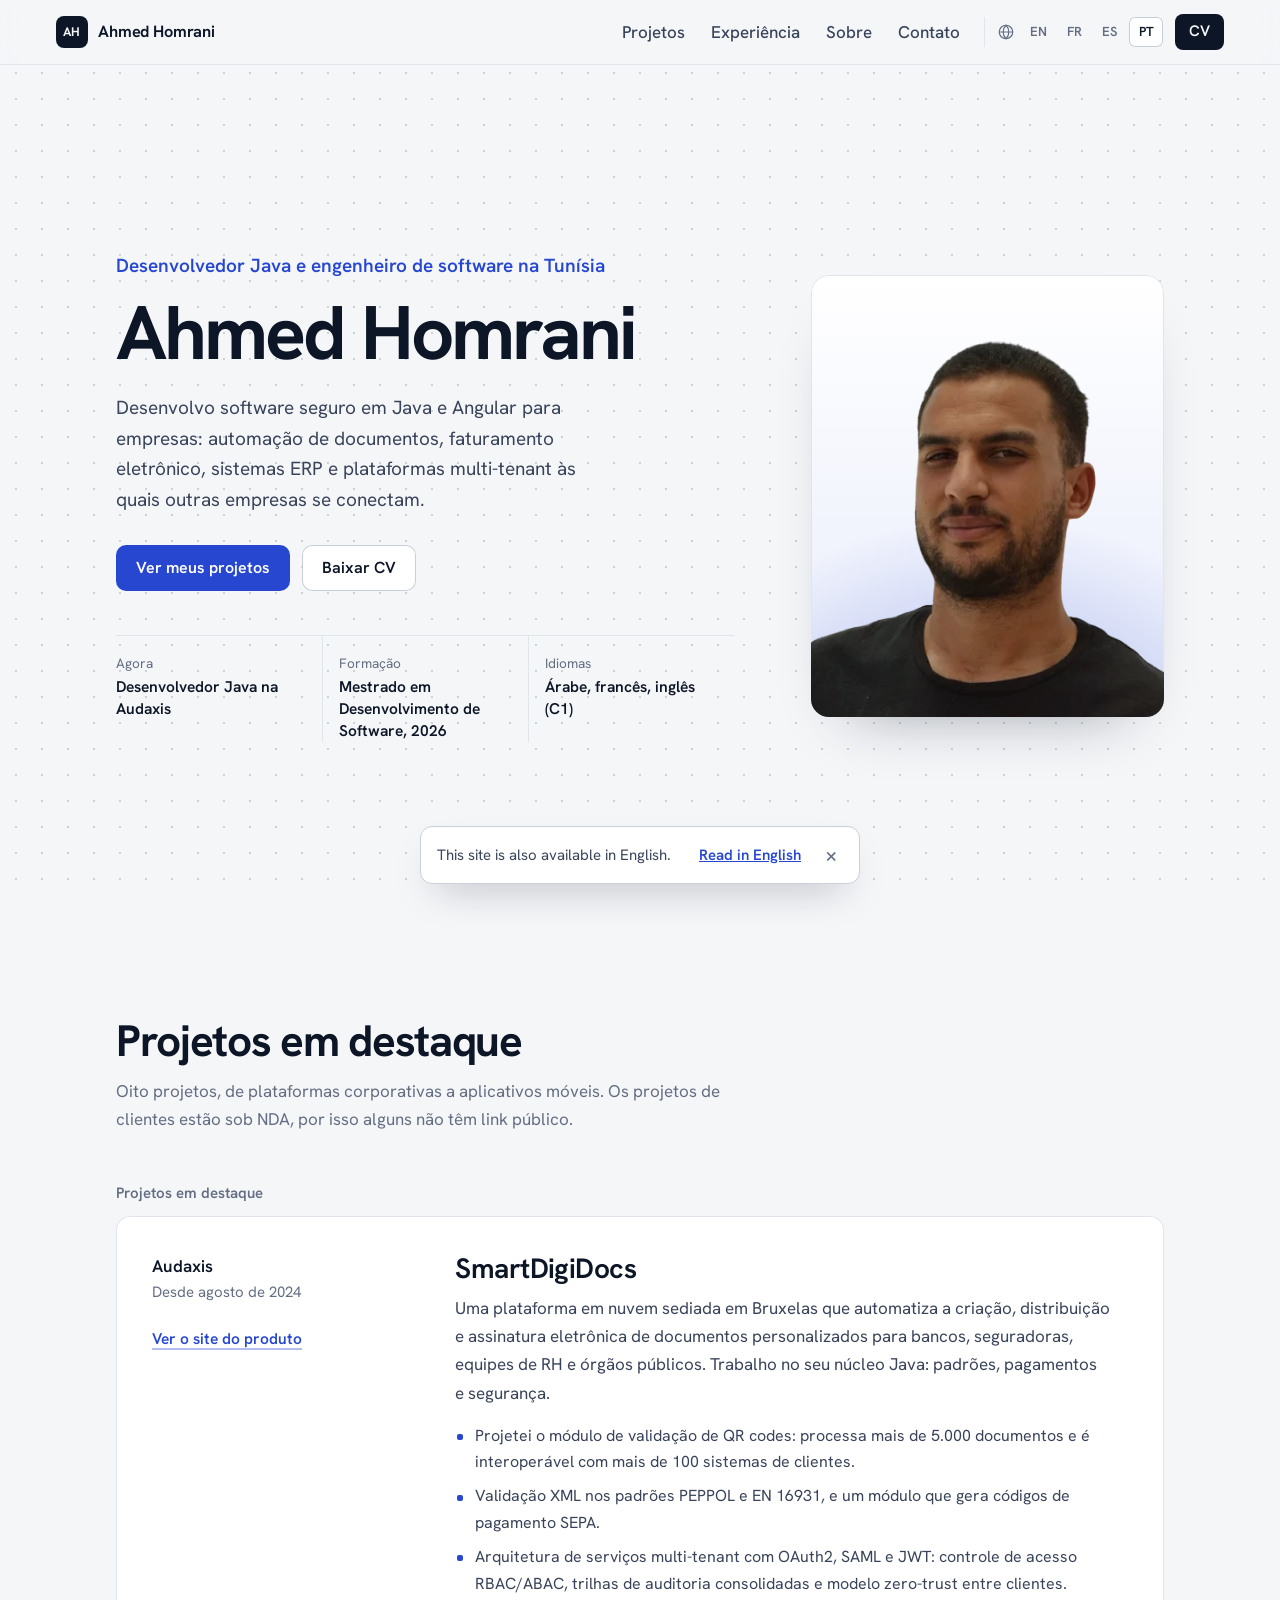
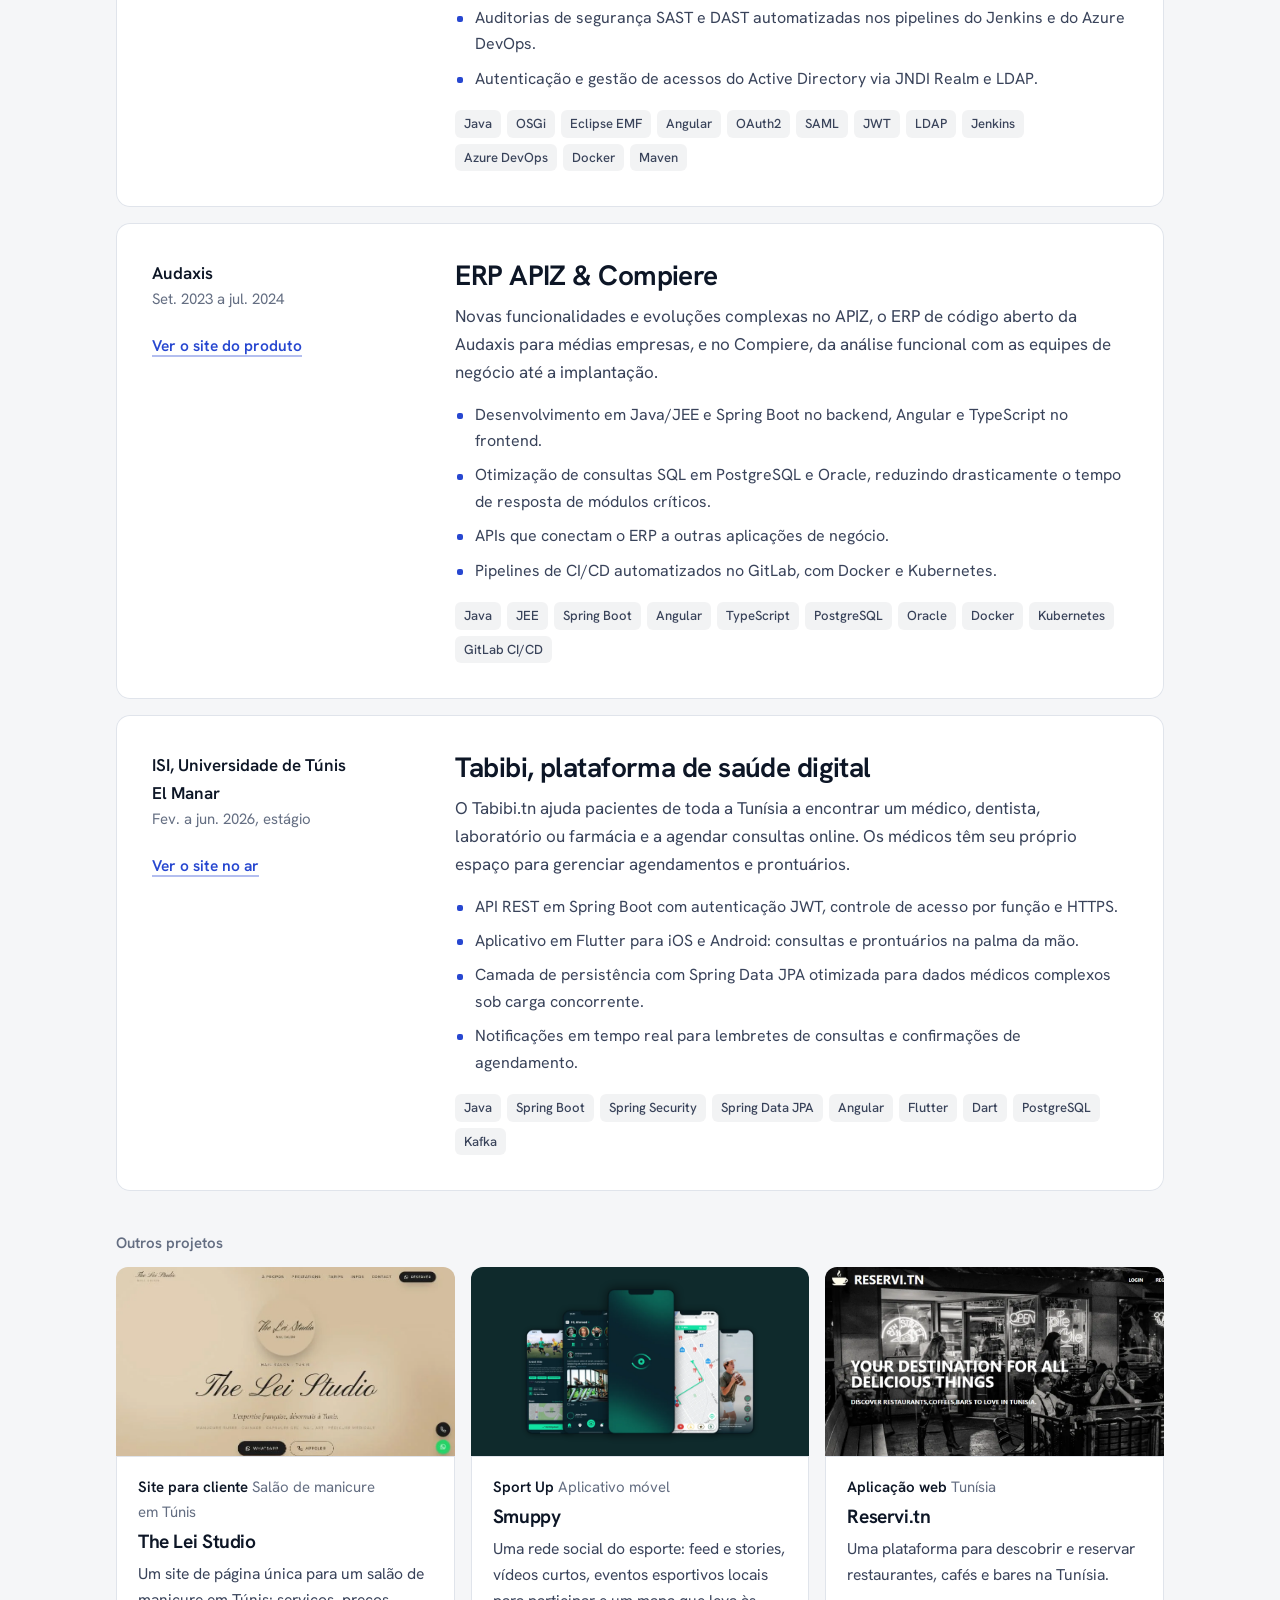
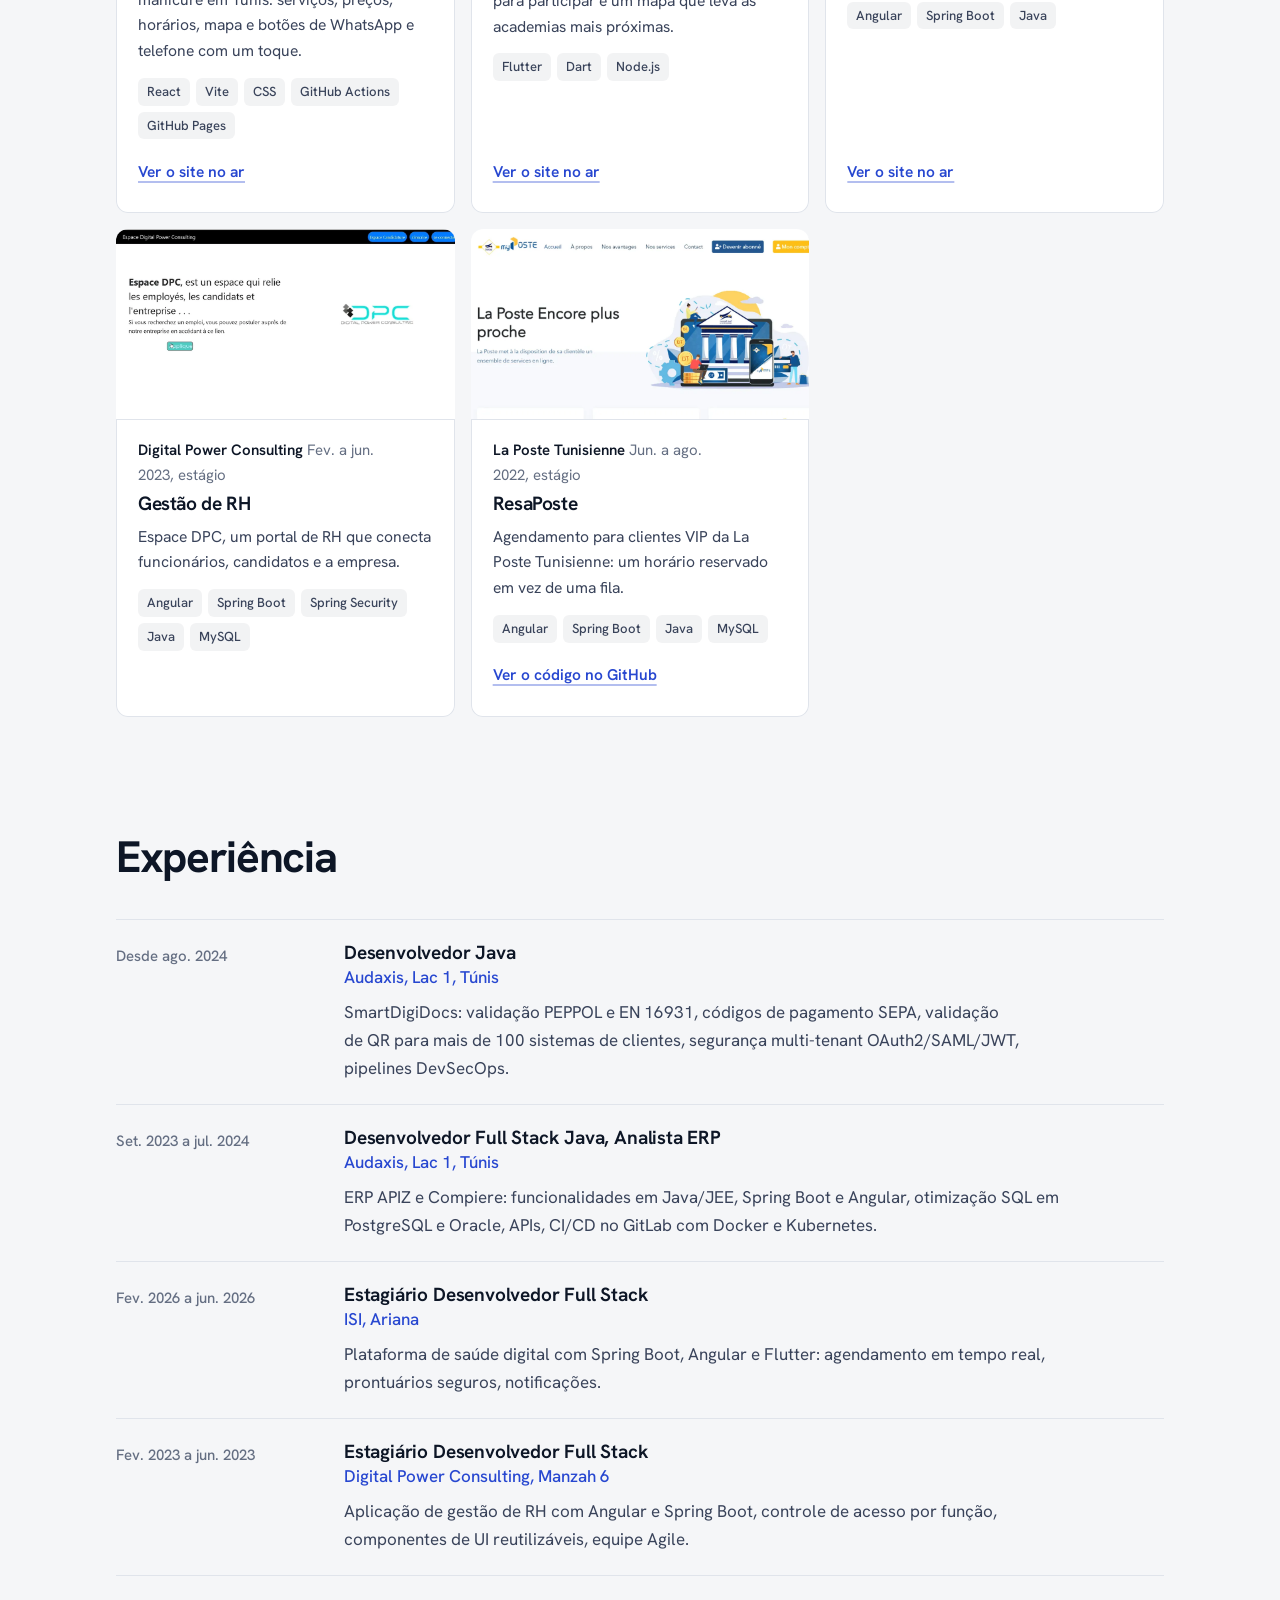
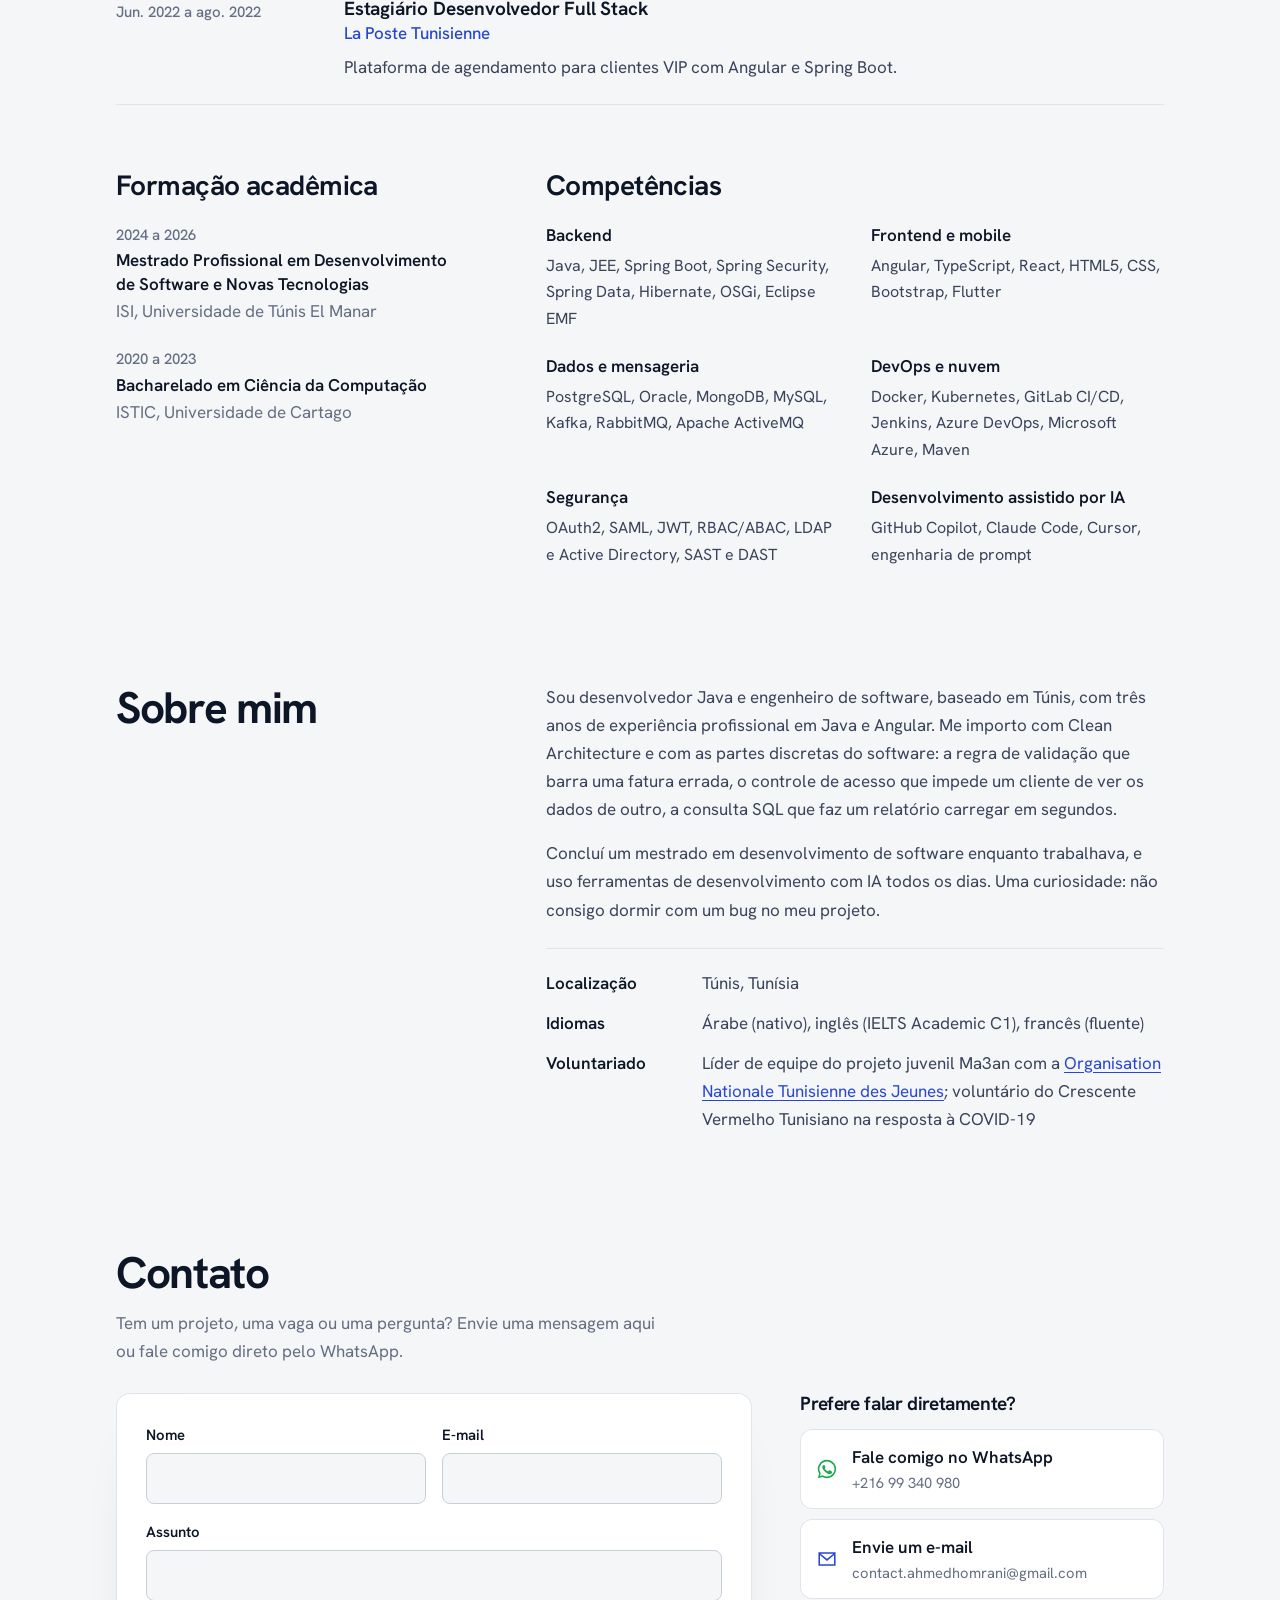
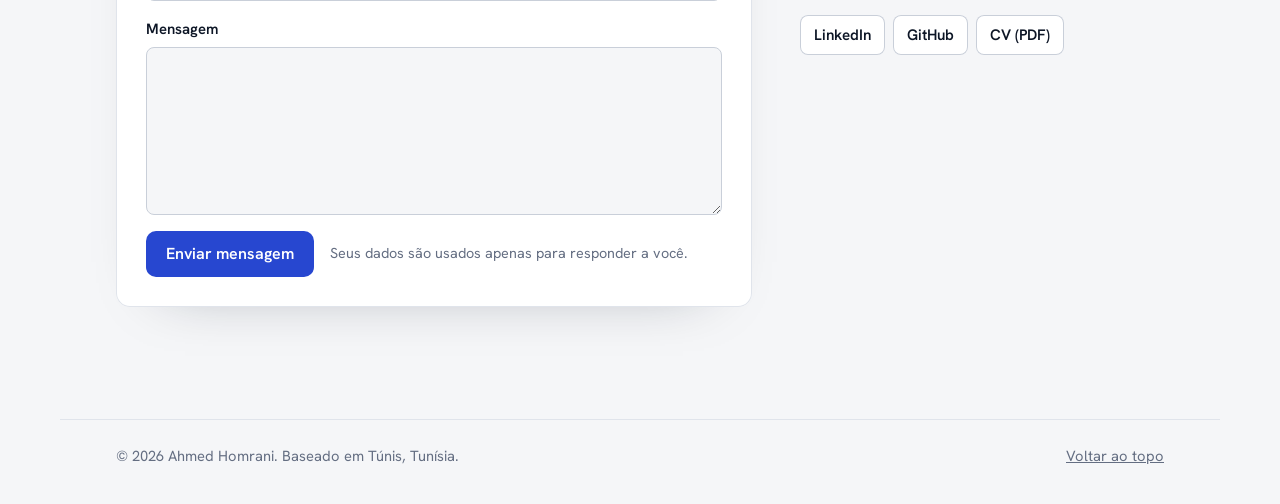
<file: pt/index.html>
<!doctype html>
<html lang="pt-BR" dir="ltr">
<head>
  <meta charset="utf-8">
  <meta name="viewport" content="width=device-width, initial-scale=1, viewport-fit=cover">
  <title>Ahmed Homrani | Desenvolvedor Java e Engenheiro de Software na Tunísia</title>
  <meta name="description" content="Ahmed Homrani, desenvolvedor Java e engenheiro de software em Túnis, Tunísia. Spring Boot e Angular: automação de documentos, ERP, faturamento PEPPOL.">
  <meta name="author" content="Ahmed Homrani">
  <meta name="robots" content="index, follow, max-image-preview:large, max-snippet:-1, max-video-preview:-1">
  <link rel="canonical" href="https://ahmedhomrani.tn/pt/">
  <link rel="alternate" hreflang="en" href="https://ahmedhomrani.tn/">
  <link rel="alternate" hreflang="fr" href="https://ahmedhomrani.tn/fr/">
  <link rel="alternate" hreflang="es" href="https://ahmedhomrani.tn/es/">
  <link rel="alternate" hreflang="pt" href="https://ahmedhomrani.tn/pt/">
  <link rel="alternate" hreflang="x-default" href="https://ahmedhomrani.tn/">
  <meta name="theme-color" content="#f5f6f8" media="(prefers-color-scheme: light)">
  <meta name="theme-color" content="#0b1019" media="(prefers-color-scheme: dark)">
  <meta name="color-scheme" content="light dark">

  <meta property="og:type" content="profile">
  <meta property="og:site_name" content="Ahmed Homrani">
  <meta property="og:title" content="Ahmed Homrani | Desenvolvedor Java e Engenheiro de Software, Tunísia">
  <meta property="og:description" content="Desenvolvedor full stack Java na Audaxis, em Túnis. Spring Boot, Angular, automação de documentos, ERP, plataformas multi-tenant seguras e aplicativos móveis.">
  <meta property="og:url" content="https://ahmedhomrani.tn/pt/">
  <meta property="og:image" content="https://ahmedhomrani.tn/assets/img/og-pt.png">
  <meta property="og:image:width" content="1200">
  <meta property="og:image:height" content="630">
  <meta property="og:image:alt" content="Ahmed Homrani, desenvolvedor Java e engenheiro de software na Tunísia">
  <meta property="og:locale" content="pt_BR">
  <meta property="og:locale:alternate" content="en_US">
  <meta property="og:locale:alternate" content="fr_FR">
  <meta property="og:locale:alternate" content="es_ES">
  <meta property="profile:first_name" content="Ahmed">
  <meta property="profile:last_name" content="Homrani">
  <meta property="profile:username" content="ahmedhomrani">
  <meta name="twitter:card" content="summary_large_image">
  <meta name="twitter:title" content="Ahmed Homrani | Desenvolvedor Java e Engenheiro de Software, Tunísia">
  <meta name="twitter:description" content="Desenvolvedor full stack Java na Audaxis, em Túnis. Spring Boot, Angular, automação de documentos, ERP, plataformas multi-tenant seguras e aplicativos móveis.">
  <meta name="twitter:image" content="https://ahmedhomrani.tn/assets/img/og-pt.png">
  <meta name="twitter:image:alt" content="Ahmed Homrani, desenvolvedor Java e engenheiro de software na Tunísia">

  <link rel="icon" href="/favicon.ico" sizes="32x32">
  <link rel="icon" href="/favicon.svg" type="image/svg+xml">
  <link rel="apple-touch-icon" href="/apple-touch-icon.png">
  <link rel="manifest" href="/site.webmanifest">
  <link rel="alternate" type="text/plain" href="/llms.txt" title="LLM-friendly summary">
  <link rel="author" href="/humans.txt">
  <link rel="sitemap" type="application/xml" href="/sitemap.xml">
  <link rel="me" href="https://github.com/ahmedhomrani">
  <link rel="me" href="https://www.linkedin.com/in/ahmed-homrani">

  <link rel="preload" href="/assets/fonts/hanken-grotesk-latin-wght.woff2" as="font" type="font/woff2" crossorigin>
  <script>document.documentElement.classList.add('js')</script>
  <link rel="stylesheet" href="/assets/css/main.css?v=20261008">
  <script src="/assets/js/main.js?v=20261008" defer></script>

  <script type="application/ld+json">
{
  "@context": "https://schema.org",
  "@graph": [
    {
      "@type": "WebSite",
      "@id": "https://ahmedhomrani.tn/#website",
      "url": "https://ahmedhomrani.tn/",
      "name": "Ahmed Homrani",
      "inLanguage": [
        "en",
        "fr",
        "es",
        "pt-BR"
      ],
      "publisher": {
        "@id": "https://ahmedhomrani.tn/#person"
      }
    },
    {
      "@type": "ProfilePage",
      "@id": "https://ahmedhomrani.tn/pt/#profile",
      "url": "https://ahmedhomrani.tn/pt/",
      "name": "Ahmed Homrani | Desenvolvedor Java e Engenheiro de Software na Tunísia",
      "description": "Ahmed Homrani, desenvolvedor Java e engenheiro de software em Túnis, Tunísia. Spring Boot e Angular: automação de documentos, ERP, faturamento PEPPOL.",
      "inLanguage": "pt-BR",
      "isPartOf": {
        "@id": "https://ahmedhomrani.tn/#website"
      },
      "mainEntity": {
        "@id": "https://ahmedhomrani.tn/#person"
      },
      "dateModified": "2026-10-08T22:52:46+01:00"
    },
    {
      "@type": "Person",
      "@id": "https://ahmedhomrani.tn/#person",
      "name": "Ahmed Homrani",
      "givenName": "Ahmed",
      "familyName": "Homrani",
      "url": "https://ahmedhomrani.tn/",
      "image": "https://ahmedhomrani.tn/assets/img/ahmed-homrani.webp",
      "email": "mailto:contact.ahmedhomrani@gmail.com",
      "telephone": "+21699340980",
      "jobTitle": [
        "Desenvolvedor Full Stack Java",
        "Engenheiro de software"
      ],
      "hasOccupation": {
        "@type": "Occupation",
        "name": "Engenheiro de software",
        "occupationLocation": {
          "@type": "Country",
          "name": "Tunisia"
        },
        "skills": "Java, Spring Boot, Angular, OSGi, PEPPOL, OAuth2, PostgreSQL, Docker, Kubernetes, Flutter"
      },
      "contactPoint": {
        "@type": "ContactPoint",
        "contactType": "professional inquiries",
        "email": "contact.ahmedhomrani@gmail.com",
        "telephone": "+21699340980",
        "availableLanguage": [
          "ar",
          "fr",
          "en"
        ],
        "url": "https://wa.me/21699340980"
      },
      "worksFor": {
        "@type": "Organization",
        "name": "Audaxis",
        "url": "https://www.apiz-erp.com/"
      },
      "memberOf": {
        "@type": "Organization",
        "name": "Organisation Nationale Tunisienne des Jeunes (ONTJ)",
        "url": "https://jamaity.org/association/organisation-national-tunisienne-des-jeunes/"
      },
      "alumniOf": [
        {
          "@type": "CollegeOrUniversity",
          "name": "ISI, University of Tunis El Manar"
        },
        {
          "@type": "CollegeOrUniversity",
          "name": "ISTIC, University of Carthage"
        }
      ],
      "hasCredential": [
        {
          "@type": "EducationalOccupationalCredential",
          "credentialCategory": "degree",
          "name": "Mestrado Profissional em Desenvolvimento de Software e Novas Tecnologias"
        },
        {
          "@type": "EducationalOccupationalCredential",
          "credentialCategory": "degree",
          "name": "Bacharelado em Ciência da Computação"
        },
        {
          "@type": "EducationalOccupationalCredential",
          "credentialCategory": "certificate",
          "name": "IELTS Academic C1"
        }
      ],
      "address": {
        "@type": "PostalAddress",
        "addressLocality": "Tunis",
        "addressCountry": "TN"
      },
      "knowsLanguage": [
        "ar",
        "en",
        "fr"
      ],
      "knowsAbout": [
        "Java",
        "Spring Boot",
        "Spring Security",
        "Angular",
        "TypeScript",
        "OSGi",
        "PEPPOL",
        "EN 16931",
        "SEPA",
        "OAuth2",
        "SAML",
        "JWT",
        "PostgreSQL",
        "Oracle",
        "Kafka",
        "Docker",
        "Kubernetes",
        "GitLab CI/CD",
        "Jenkins",
        "Azure DevOps",
        "Flutter",
        "DevSecOps"
      ],
      "sameAs": [
        "https://github.com/ahmedhomrani",
        "https://www.linkedin.com/in/ahmed-homrani"
      ]
    },
    {
      "@type": "ItemList",
      "@id": "https://ahmedhomrani.tn/pt/#projects",
      "name": "Projetos em destaque",
      "itemListElement": [
        {
          "@type": "ListItem",
          "position": 1,
          "item": {
            "@type": "SoftwareApplication",
            "name": "SmartDigiDocs",
            "description": "Uma plataforma em nuvem sediada em Bruxelas que automatiza a criação, distribuição e assinatura eletrônica de documentos personalizados para bancos, seguradoras, equipes de RH e órgãos públicos. Trabalho no seu núcleo Java: padrões, pagamentos e segurança.",
            "url": "https://www.smartdigidocs.com/",
            "creator": {
              "@id": "https://ahmedhomrani.tn/#person"
            },
            "keywords": "Java, OSGi, Eclipse EMF, Angular, OAuth2, SAML, JWT, LDAP, Jenkins, Azure DevOps, Docker, Maven",
            "inLanguage": "pt-BR",
            "applicationCategory": "BusinessApplication",
            "operatingSystem": "Web"
          }
        },
        {
          "@type": "ListItem",
          "position": 2,
          "item": {
            "@type": "SoftwareApplication",
            "name": "ERP APIZ & Compiere",
            "description": "Novas funcionalidades e evoluções complexas no APIZ, o ERP de código aberto da Audaxis para médias empresas, e no Compiere, da análise funcional com as equipes de negócio até a implantação.",
            "url": "https://www.apiz-erp.com/",
            "creator": {
              "@id": "https://ahmedhomrani.tn/#person"
            },
            "keywords": "Java, JEE, Spring Boot, Angular, TypeScript, PostgreSQL, Oracle, Docker, Kubernetes, GitLab CI/CD",
            "inLanguage": "pt-BR",
            "applicationCategory": "BusinessApplication",
            "operatingSystem": "Web"
          }
        },
        {
          "@type": "ListItem",
          "position": 3,
          "item": {
            "@type": "WebApplication",
            "name": "Tabibi, plataforma de saúde digital",
            "description": "O Tabibi.tn ajuda pacientes de toda a Tunísia a encontrar um médico, dentista, laboratório ou farmácia e a agendar consultas online. Os médicos têm seu próprio espaço para gerenciar agendamentos e prontuários.",
            "url": "https://tabibi.tn/",
            "creator": {
              "@id": "https://ahmedhomrani.tn/#person"
            },
            "keywords": "Java, Spring Boot, Spring Security, Spring Data JPA, Angular, Flutter, Dart, PostgreSQL, Kafka",
            "inLanguage": "pt-BR",
            "applicationCategory": "BusinessApplication",
            "operatingSystem": "Web"
          }
        },
        {
          "@type": "ListItem",
          "position": 4,
          "item": {
            "@type": "WebSite",
            "name": "The Lei Studio",
            "description": "Um site de página única para um salão de manicure em Túnis: serviços, preços, horários, mapa e botões de WhatsApp e telefone com um toque.",
            "url": "https://ahmedhomrani.tn/the-lei-studio/",
            "creator": {
              "@id": "https://ahmedhomrani.tn/#person"
            },
            "keywords": "React, Vite, CSS, GitHub Actions, GitHub Pages",
            "inLanguage": "pt-BR"
          }
        },
        {
          "@type": "ListItem",
          "position": 5,
          "item": {
            "@type": "MobileApplication",
            "name": "Smuppy",
            "description": "Uma rede social do esporte: feed e stories, vídeos curtos, eventos esportivos locais para participar e um mapa que leva às academias mais próximas.",
            "url": "https://www.smuppy.com/",
            "creator": {
              "@id": "https://ahmedhomrani.tn/#person"
            },
            "keywords": "Flutter, Dart, Node.js",
            "inLanguage": "pt-BR",
            "applicationCategory": "BusinessApplication",
            "operatingSystem": "Android, iOS"
          }
        },
        {
          "@type": "ListItem",
          "position": 6,
          "item": {
            "@type": "WebApplication",
            "name": "Reservi.tn",
            "description": "Uma plataforma para descobrir e reservar restaurantes, cafés e bares na Tunísia.",
            "url": "https://www.reservi.tn",
            "creator": {
              "@id": "https://ahmedhomrani.tn/#person"
            },
            "keywords": "Angular, Spring Boot, Java",
            "inLanguage": "pt-BR",
            "applicationCategory": "BusinessApplication",
            "operatingSystem": "Web"
          }
        },
        {
          "@type": "ListItem",
          "position": 7,
          "item": {
            "@type": "WebApplication",
            "name": "Gestão de RH",
            "description": "Espace DPC, um portal de RH que conecta funcionários, candidatos e a empresa.",
            "url": "https://ahmedhomrani.tn/pt/#hr",
            "creator": {
              "@id": "https://ahmedhomrani.tn/#person"
            },
            "keywords": "Angular, Spring Boot, Spring Security, Java, MySQL",
            "inLanguage": "pt-BR",
            "applicationCategory": "BusinessApplication",
            "operatingSystem": "Web"
          }
        },
        {
          "@type": "ListItem",
          "position": 8,
          "item": {
            "@type": "WebApplication",
            "name": "ResaPoste",
            "description": "Agendamento para clientes VIP da La Poste Tunisienne: um horário reservado em vez de uma fila.",
            "url": "https://ahmedhomrani.tn/pt/#resaposte",
            "creator": {
              "@id": "https://ahmedhomrani.tn/#person"
            },
            "keywords": "Angular, Spring Boot, Java, MySQL",
            "inLanguage": "pt-BR",
            "applicationCategory": "BusinessApplication",
            "operatingSystem": "Web",
            "sameAs": "https://github.com/ahmedhomrani/ResaPoste"
          }
        }
      ]
    }
  ]
}
  </script>
</head>
<body>
  <a class="skip" href="#main">Pular para o conteúdo</a>
  <canvas id="field" aria-hidden="true"></canvas>

  <header class="nav" id="top">
    <a class="brand" href="/pt/#top" aria-label="Ahmed Homrani, voltar ao topo">
      <span class="brand-mark" aria-hidden="true">AH</span>
      <span>Ahmed Homrani</span>
    </a>

    <button class="menu-btn" type="button" aria-expanded="false" aria-controls="menu" hidden>
      <span class="menu-icon" aria-hidden="true"></span><span class="sr">Menu</span>
    </button>

    <div class="menu" id="menu">
      <nav aria-label="Principal">
        <ul>
          <li><a href="#work">Projetos</a></li>
          <li><a href="#experience">Experiência</a></li>
          <li><a href="#about">Sobre</a></li>
          <li><a href="#contact">Contato</a></li>
        </ul>
      </nav>
      <div class="lang" role="group" aria-label="Idioma">
        <svg class="lang-icon" viewBox="0 0 24 24" width="18" height="18" aria-hidden="true"><circle cx="12" cy="12" r="9" fill="none" stroke="currentColor" stroke-width="1.6"/><path d="M3 12h18M12 3c2.6 2.6 3.8 5.6 3.8 9s-1.2 6.4-3.8 9c-2.6-2.6-3.8-5.6-3.8-9S9.4 5.6 12 3z" fill="none" stroke="currentColor" stroke-width="1.6"/></svg>
        <ul>
          <li><a href="/" hreflang="en" lang="en" data-lang="en" title="English">EN</a></li>
          <li><a href="/fr/" hreflang="fr" lang="fr" data-lang="fr" title="Français">FR</a></li>
          <li><a href="/es/" hreflang="es" lang="es" data-lang="es" title="Español">ES</a></li>
          <li><a href="/pt/" hreflang="pt" lang="pt-BR" data-lang="pt" aria-current="page" title="Português">PT</a></li>
        </ul>
      </div>
      <a class="nav-cv" href="/assets/cv/ahmed-homrani-cv-pt.pdf" download>CV<span class="sr"> (PDF)</span></a>
    </div>
  </header>

  <aside class="suggest" id="suggest" hidden>
    <p id="suggest-text"></p>
    <a id="suggest-go" href="/"></a>
    <button type="button" id="suggest-close" aria-label="Fechar">&times;</button>
  </aside>

  <main id="main">
    <section class="hero" aria-labelledby="hero-title">
      <div class="hero-copy">
        <p class="hero-kicker">Desenvolvedor Java e engenheiro de software na Tunísia</p>
        <h1 id="hero-title">Ahmed Homrani</h1>
        <p class="lede">Desenvolvo software seguro em Java e Angular para empresas: automação de documentos, faturamento eletrônico, sistemas ERP e plataformas multi-tenant às quais outras empresas se conectam.</p>
        <div class="cta">
          <a class="btn btn-primary" href="#work">Ver meus projetos</a>
          <a class="btn btn-secondary" href="/assets/cv/ahmed-homrani-cv-pt.pdf" download>Baixar CV</a>
        </div>
        <dl class="hero-facts">
          <div><dt>Agora</dt><dd>Desenvolvedor Java na Audaxis</dd></div>
          <div><dt>Formação</dt><dd>Mestrado em Desenvolvimento de Software, 2026</dd></div>
          <div><dt>Idiomas</dt><dd>Árabe, francês, inglês (C1)</dd></div>
        </dl>
      </div>
      <figure class="hero-portrait">
        <img src="/assets/img/ahmed-homrani.webp" width="534" height="467" fetchpriority="high" decoding="async" alt="Ahmed Homrani, desenvolvedor Java">
      </figure>
    </section>

    <section class="work" id="work" aria-labelledby="work-title">
      <header class="section-head">
        <h2 id="work-title">Projetos em destaque</h2>
        <p>Oito projetos, de plataformas corporativas a aplicativos móveis. Os projetos de clientes estão sob NDA, por isso alguns não têm link público.</p>
      </header>

      <h3 class="group-head">Projetos em destaque</h3>
      <div class="cases">

        <article class="case" id="smartdigidocs" aria-labelledby="smartdigidocs-title">
          <div class="case-meta">
            <p class="where">Audaxis</p>
            <p class="when">Desde agosto de 2024</p>
            <p class="links"><a href="https://www.smartdigidocs.com/" target="_blank" rel="noopener">Ver o site do produto<span class="sr"> (abre em uma nova aba)</span></a></p>
          </div>
          <div class="case-body">
            <h4 id="smartdigidocs-title">SmartDigiDocs</h4>
            <p class="summary">Uma plataforma em nuvem sediada em Bruxelas que automatiza a criação, distribuição e assinatura eletrônica de documentos personalizados para bancos, seguradoras, equipes de RH e órgãos públicos. Trabalho no seu núcleo Java: padrões, pagamentos e segurança.</p>
            <ul class="points">
              <li>Projetei o módulo de validação de QR codes: processa mais de 5.000 documentos e é interoperável com mais de 100 sistemas de clientes.</li>
              <li>Validação XML nos padrões PEPPOL e EN 16931, e um módulo que gera códigos de pagamento SEPA.</li>
              <li>Arquitetura de serviços multi-tenant com OAuth2, SAML e JWT: controle de acesso RBAC/ABAC, trilhas de auditoria consolidadas e modelo zero-trust entre clientes.</li>
              <li>Auditorias de segurança SAST e DAST automatizadas nos pipelines do Jenkins e do Azure DevOps.</li>
              <li>Autenticação e gestão de acessos do Active Directory via JNDI Realm e LDAP.</li>
            </ul>
            <ul class="stack" aria-label="Tecnologias">
              <li>Java</li><li>OSGi</li><li>Eclipse EMF</li><li>Angular</li><li>OAuth2</li><li>SAML</li><li>JWT</li><li>LDAP</li><li>Jenkins</li><li>Azure DevOps</li><li>Docker</li><li>Maven</li>
            </ul>
          </div>
        </article>

        <article class="case" id="erp" aria-labelledby="erp-title">
          <div class="case-meta">
            <p class="where">Audaxis</p>
            <p class="when">Set. 2023 a jul. 2024</p>
            <p class="links"><a href="https://www.apiz-erp.com/" target="_blank" rel="noopener">Ver o site do produto<span class="sr"> (abre em uma nova aba)</span></a></p>
          </div>
          <div class="case-body">
            <h4 id="erp-title">ERP APIZ &amp; Compiere</h4>
            <p class="summary">Novas funcionalidades e evoluções complexas no APIZ, o ERP de código aberto da Audaxis para médias empresas, e no Compiere, da análise funcional com as equipes de negócio até a implantação.</p>
            <ul class="points">
              <li>Desenvolvimento em Java/JEE e Spring Boot no backend, Angular e TypeScript no frontend.</li>
              <li>Otimização de consultas SQL em PostgreSQL e Oracle, reduzindo drasticamente o tempo de resposta de módulos críticos.</li>
              <li>APIs que conectam o ERP a outras aplicações de negócio.</li>
              <li>Pipelines de CI/CD automatizados no GitLab, com Docker e Kubernetes.</li>
            </ul>
            <ul class="stack" aria-label="Tecnologias">
              <li>Java</li><li>JEE</li><li>Spring Boot</li><li>Angular</li><li>TypeScript</li><li>PostgreSQL</li><li>Oracle</li><li>Docker</li><li>Kubernetes</li><li>GitLab CI/CD</li>
            </ul>
          </div>
        </article>

        <article class="case" id="health" aria-labelledby="health-title">
          <div class="case-meta">
            <p class="where">ISI, Universidade de Túnis El Manar</p>
            <p class="when">Fev. a jun. 2026, estágio</p>
            <p class="links"><a href="https://tabibi.tn/" target="_blank" rel="noopener">Ver o site no ar<span class="sr"> (abre em uma nova aba)</span></a></p>
          </div>
          <div class="case-body">
            <h4 id="health-title">Tabibi, plataforma de saúde digital</h4>
            <p class="summary">O Tabibi.tn ajuda pacientes de toda a Tunísia a encontrar um médico, dentista, laboratório ou farmácia e a agendar consultas online. Os médicos têm seu próprio espaço para gerenciar agendamentos e prontuários.</p>
            <ul class="points">
              <li>API REST em Spring Boot com autenticação JWT, controle de acesso por função e HTTPS.</li>
              <li>Aplicativo em Flutter para iOS e Android: consultas e prontuários na palma da mão.</li>
              <li>Camada de persistência com Spring Data JPA otimizada para dados médicos complexos sob carga concorrente.</li>
              <li>Notificações em tempo real para lembretes de consultas e confirmações de agendamento.</li>
            </ul>
            <ul class="stack" aria-label="Tecnologias">
              <li>Java</li><li>Spring Boot</li><li>Spring Security</li><li>Spring Data JPA</li><li>Angular</li><li>Flutter</li><li>Dart</li><li>PostgreSQL</li><li>Kafka</li>
            </ul>
          </div>
        </article>

      </div>

      <h3 class="group-head">Outros projetos</h3>
      <div class="others">

        <article class="other" id="lei" aria-labelledby="lei-title">
          <figure class="thumb">
            <img src="/assets/img/lei-studio.webp" width="799" height="455" loading="lazy" decoding="async" alt="Página inicial do The Lei Studio: logo, nome do salão e botões de reserva por WhatsApp">
          </figure>
          <p class="where">Site para cliente<span class="when"> Salão de manicure em Túnis</span></p>
          <h4 id="lei-title">The Lei Studio</h4>
          <p class="summary">Um site de página única para um salão de manicure em Túnis: serviços, preços, horários, mapa e botões de WhatsApp e telefone com um toque.</p>
          <ul class="stack" aria-label="Tecnologias">
            <li>React</li><li>Vite</li><li>CSS</li><li>GitHub Actions</li><li>GitHub Pages</li>
          </ul>
          <p class="links"><a href="https://ahmedhomrani.tn/the-lei-studio/" target="_blank" rel="noopener">Ver o site no ar<span class="sr"> (abre em uma nova aba)</span></a></p>
        </article>

        <article class="other" id="smuppy" aria-labelledby="smuppy-title">
          <figure class="thumb">
            <img src="/assets/img/smuppy.webp" width="1200" height="848" loading="lazy" decoding="async" alt="Cinco telas do app Smuppy: página de evento, feed com stories, tela inicial, rota no mapa até uma academia e um vídeo curto">
          </figure>
          <p class="where">Sport Up<span class="when"> Aplicativo móvel</span></p>
          <h4 id="smuppy-title">Smuppy</h4>
          <p class="summary">Uma rede social do esporte: feed e stories, vídeos curtos, eventos esportivos locais para participar e um mapa que leva às academias mais próximas.</p>
          <ul class="stack" aria-label="Tecnologias">
            <li>Flutter</li><li>Dart</li><li>Node.js</li>
          </ul>
          <p class="links"><a href="https://www.smuppy.com/" target="_blank" rel="noopener">Ver o site no ar<span class="sr"> (abre em uma nova aba)</span></a></p>
        </article>

        <article class="other" id="reservi" aria-labelledby="reservi-title">
          <figure class="thumb">
            <img src="/assets/img/reservi.webp" width="1200" height="538" loading="lazy" decoding="async" alt="Página inicial do Reservi.tn: descubra restaurantes, cafés e bares na Tunísia">
          </figure>
          <p class="where">Aplicação web<span class="when"> Tunísia</span></p>
          <h4 id="reservi-title">Reservi.tn</h4>
          <p class="summary">Uma plataforma para descobrir e reservar restaurantes, cafés e bares na Tunísia.</p>
          <ul class="stack" aria-label="Tecnologias">
            <li>Angular</li><li>Spring Boot</li><li>Java</li>
          </ul>
          <p class="links"><a href="https://www.reservi.tn" target="_blank" rel="noopener">Ver o site no ar<span class="sr"> (abre em uma nova aba)</span></a></p>
        </article>

        <article class="other" id="hr" aria-labelledby="hr-title">
          <figure class="thumb">
            <img src="/assets/img/hr-management.webp" width="1200" height="603" loading="lazy" decoding="async" alt="Página inicial do Espace DPC, o portal de RH da Digital Power Consulting">
          </figure>
          <p class="where">Digital Power Consulting<span class="when"> Fev. a jun. 2023, estágio</span></p>
          <h4 id="hr-title">Gestão de RH</h4>
          <p class="summary">Espace DPC, um portal de RH que conecta funcionários, candidatos e a empresa.</p>
          <ul class="stack" aria-label="Tecnologias">
            <li>Angular</li><li>Spring Boot</li><li>Spring Security</li><li>Java</li><li>MySQL</li>
          </ul>
        </article>

        <article class="other" id="resaposte" aria-labelledby="resaposte-title">
          <figure class="thumb">
            <img src="/assets/img/resaposte.webp" width="1200" height="572" loading="lazy" decoding="async" alt="Página inicial do ResaPoste, com a marca myPoste, para clientes da La Poste Tunisienne">
          </figure>
          <p class="where">La Poste Tunisienne<span class="when"> Jun. a ago. 2022, estágio</span></p>
          <h4 id="resaposte-title">ResaPoste</h4>
          <p class="summary">Agendamento para clientes VIP da La Poste Tunisienne: um horário reservado em vez de uma fila.</p>
          <ul class="stack" aria-label="Tecnologias">
            <li>Angular</li><li>Spring Boot</li><li>Java</li><li>MySQL</li>
          </ul>
          <p class="links"><a href="https://github.com/ahmedhomrani/ResaPoste" target="_blank" rel="noopener">Ver o código no GitHub<span class="sr"> (abre em uma nova aba)</span></a></p>
        </article>

      </div>
    </section>

    <section class="experience" id="experience" aria-labelledby="exp-title">
      <header class="section-head">
        <h2 id="exp-title">Experiência</h2>
      </header>
      <ol class="log">
        <li>
          <p class="log-when">Desde ago. 2024</p>
          <div>
            <h3>Desenvolvedor Java</h3>
            <p class="log-org">Audaxis, Lac 1, Túnis</p>
            <p>SmartDigiDocs: validação PEPPOL e EN 16931, códigos de pagamento SEPA, validação de QR para mais de 100 sistemas de clientes, segurança multi-tenant OAuth2/SAML/JWT, pipelines DevSecOps.</p>
          </div>
        </li>
        <li>
          <p class="log-when">Set. 2023 a jul. 2024</p>
          <div>
            <h3>Desenvolvedor Full Stack Java, Analista ERP</h3>
            <p class="log-org">Audaxis, Lac 1, Túnis</p>
            <p>ERP APIZ e Compiere: funcionalidades em Java/JEE, Spring Boot e Angular, otimização SQL em PostgreSQL e Oracle, APIs, CI/CD no GitLab com Docker e Kubernetes.</p>
          </div>
        </li>
        <li>
          <p class="log-when">Fev. 2026 a jun. 2026</p>
          <div>
            <h3>Estagiário Desenvolvedor Full Stack</h3>
            <p class="log-org">ISI, Ariana</p>
            <p>Plataforma de saúde digital com Spring Boot, Angular e Flutter: agendamento em tempo real, prontuários seguros, notificações.</p>
          </div>
        </li>
        <li>
          <p class="log-when">Fev. 2023 a jun. 2023</p>
          <div>
            <h3>Estagiário Desenvolvedor Full Stack</h3>
            <p class="log-org">Digital Power Consulting, Manzah 6</p>
            <p>Aplicação de gestão de RH com Angular e Spring Boot, controle de acesso por função, componentes de UI reutilizáveis, equipe Agile.</p>
          </div>
        </li>
        <li>
          <p class="log-when">Jun. 2022 a ago. 2022</p>
          <div>
            <h3>Estagiário Desenvolvedor Full Stack</h3>
            <p class="log-org">La Poste Tunisienne</p>
            <p>Plataforma de agendamento para clientes VIP com Angular e Spring Boot.</p>
          </div>
        </li>
      </ol>

      <div class="split">
        <div class="edu">
          <h3>Formação acadêmica</h3>
          <ul>
            <li><p class="log-when">2024 a 2026</p><p class="edu-title">Mestrado Profissional em Desenvolvimento de Software e Novas Tecnologias</p><p class="edu-org">ISI, Universidade de Túnis El Manar</p></li>
            <li><p class="log-when">2020 a 2023</p><p class="edu-title">Bacharelado em Ciência da Computação</p><p class="edu-org">ISTIC, Universidade de Cartago</p></li>
          </ul>
        </div>
        <div class="skills">
          <h3>Competências</h3>
          <dl>
            <div><dt>Backend</dt><dd>Java, JEE, Spring Boot, Spring Security, Spring Data, Hibernate, OSGi, Eclipse EMF</dd></div>
            <div><dt>Frontend e mobile</dt><dd>Angular, TypeScript, React, HTML5, CSS, Bootstrap, Flutter</dd></div>
            <div><dt>Dados e mensageria</dt><dd>PostgreSQL, Oracle, MongoDB, MySQL, Kafka, RabbitMQ, Apache ActiveMQ</dd></div>
            <div><dt>DevOps e nuvem</dt><dd>Docker, Kubernetes, GitLab CI/CD, Jenkins, Azure DevOps, Microsoft Azure, Maven</dd></div>
            <div><dt>Segurança</dt><dd>OAuth2, SAML, JWT, RBAC/ABAC, LDAP e Active Directory, SAST e DAST</dd></div>
            <div><dt>Desenvolvimento assistido por IA</dt><dd>GitHub Copilot, Claude Code, Cursor, engenharia de prompt</dd></div>
          </dl>
        </div>
      </div>
    </section>

    <section class="about" id="about" aria-labelledby="about-title">
      <h2 id="about-title">Sobre mim</h2>
      <div class="about-copy">
        <p>Sou desenvolvedor Java e engenheiro de software, baseado em Túnis, com três anos de experiência profissional em Java e Angular. Me importo com Clean Architecture e com as partes discretas do software: a regra de validação que barra uma fatura errada, o controle de acesso que impede um cliente de ver os dados de outro, a consulta SQL que faz um relatório carregar em segundos.</p>
        <p>Concluí um mestrado em desenvolvimento de software enquanto trabalhava, e uso ferramentas de desenvolvimento com IA todos os dias. Uma curiosidade: não consigo dormir com um bug no meu projeto.</p>
        <dl class="facts">
          <div><dt>Localização</dt><dd>Túnis, Tunísia</dd></div>
          <div><dt>Idiomas</dt><dd>Árabe (nativo), inglês (IELTS Academic C1), francês (fluente)</dd></div>
          <div><dt>Voluntariado</dt><dd>Líder de equipe do projeto juvenil Ma3an com a <a href="https://jamaity.org/association/organisation-national-tunisienne-des-jeunes/" target="_blank" rel="noopener">Organisation Nationale Tunisienne des Jeunes</a>; voluntário do Crescente Vermelho Tunisiano na resposta à COVID-19</dd></div>
        </dl>
      </div>
    </section>

    <section class="contact" id="contact" aria-labelledby="contact-title">
      <header class="contact-head">
        <h2 id="contact-title">Contato</h2>
        <p>Tem um projeto, uma vaga ou uma pergunta? Envie uma mensagem aqui ou fale comigo direto pelo WhatsApp.</p>
      </header>

      <div class="contact-grid">
        <form class="form" id="contact-form" method="POST" novalidate
              action="https://formsubmit.co/contact.ahmedhomrani@gmail.com"
              data-ajax="https://formsubmit.co/ajax/contact.ahmedhomrani@gmail.com">
          <div class="field-row">
            <div class="field">
              <label for="f-name">Nome</label>
              <input id="f-name" name="name" type="text" autocomplete="name" required maxlength="120">
            </div>
            <div class="field">
              <label for="f-email">E-mail</label>
              <input id="f-email" name="email" type="email" autocomplete="email" required maxlength="200" inputmode="email">
            </div>
          </div>
          <div class="field">
            <label for="f-subject">Assunto</label>
            <input id="f-subject" name="subject" type="text" required maxlength="160">
          </div>
          <div class="field">
            <label for="f-message">Mensagem</label>
            <textarea id="f-message" name="message" rows="6" required maxlength="5000"></textarea>
          </div>
          <!-- FormSubmit settings -->
          <input type="hidden" name="_subject" value="Nova mensagem do seu portfólio (PT)">
          <input type="hidden" name="_template" value="table">
          <input type="hidden" name="_next" value="https://ahmedhomrani.tn/pt/?sent=1#contact">
          <input type="hidden" name="language" value="pt">
          <div class="hp" aria-hidden="true"><label>Leave empty<input type="text" name="_honey" tabindex="-1" autocomplete="off"></label></div>

          <div class="form-foot">
            <button class="btn btn-primary" type="submit" data-label="Enviar mensagem" data-sending="Enviando…">Enviar mensagem</button>
            <p class="form-note">Seus dados são usados apenas para responder a você.</p>
          </div>
          <p class="form-status" id="form-status" role="status" aria-live="polite" tabindex="-1"
             data-ok="Obrigado, sua mensagem foi enviada. Vou responder no e-mail que você informou." data-err="Não foi possível enviar a mensagem. Escreva direto para contact.ahmedhomrani@gmail.com." data-invalid="Preencha todos os campos com um e-mail válido."></p>
        </form>

        <aside class="direct" aria-labelledby="direct-title">
          <h3 id="direct-title">Prefere falar diretamente?</h3>
          <a class="direct-link direct-wa" href="https://wa.me/21699340980?text=Ol%C3%A1%20Ahmed%2C%20estou%20entrando%20em%20contato%20pelo%20seu%20site%20%28ahmedhomrani.tn/pt%29." target="_blank" rel="noopener">
            <svg viewBox="0 0 24 24" width="22" height="22" aria-hidden="true"><path fill="currentColor" d="M12 2a10 10 0 0 0-8.6 15.1L2 22l5-1.3A10 10 0 1 0 12 2zm0 18.2c-1.5 0-3-.4-4.3-1.2l-.3-.2-3 .8.8-2.9-.2-.3A8.2 8.2 0 1 1 12 20.2zm4.5-6.1c-.2-.1-1.5-.7-1.7-.8-.2-.1-.4-.1-.6.1l-.8 1c-.1.2-.3.2-.5.1a6.7 6.7 0 0 1-3.3-2.9c-.2-.4.2-.4.7-1.3.1-.2 0-.3 0-.4l-.8-1.8c-.2-.5-.4-.4-.6-.4h-.5a1 1 0 0 0-.7.3 3 3 0 0 0-.9 2.2 5.2 5.2 0 0 0 1.1 2.7 11.8 11.8 0 0 0 4.5 4c1.7.7 2.3.8 3.2.6.5-.1 1.5-.6 1.7-1.2.2-.6.2-1.1.2-1.2-.1-.1-.3-.2-.5-.3z"/></svg>
            <span><strong>Fale comigo no WhatsApp</strong><span class="direct-sub">+216 99 340 980</span></span>
          </a>
          <a class="direct-link" href="mailto:contact.ahmedhomrani@gmail.com">
            <svg viewBox="0 0 24 24" width="22" height="22" aria-hidden="true"><path fill="none" stroke="currentColor" stroke-width="1.7" d="M3.5 5.5h17v13h-17z M3.5 6l8.5 7 8.5-7"/></svg>
            <span><strong>Envie um e-mail</strong><span class="direct-sub">contact.ahmedhomrani@gmail.com</span></span>
          </a>
          <ul class="socials">
            <li><a href="https://www.linkedin.com/in/ahmed-homrani" target="_blank" rel="me noopener">LinkedIn</a></li>
            <li><a href="https://github.com/ahmedhomrani" target="_blank" rel="me noopener">GitHub</a></li>
            <li><a href="/assets/cv/ahmed-homrani-cv-pt.pdf" download>CV (PDF)</a></li>
          </ul>
        </aside>
      </div>
    </section>
  </main>

  <footer class="foot">
    <p>&copy; <span id="year">2026</span> Ahmed Homrani. Baseado em Túnis, Tunísia.</p>
    <a href="#top">Voltar ao topo</a>
  </footer>

  <script type="application/json" id="i18n-suggest">{"en": {"text": "This site is also available in English.", "go": "Read in English", "path": "/"}, "fr": {"text": "Ce site est aussi disponible en français.", "go": "Lire en français", "path": "/fr/"}, "es": {"text": "Este sitio también está disponible en español.", "go": "Leer en español", "path": "/es/"}, "pt": {"text": "Este site também está disponível em português.", "go": "Ler em português", "path": "/pt/"}}</script>
</body>
</html>
</file>
<file: assets/css/main.css>
/* =========================================================
   Ahmed Homrani portfolio
   Cool paper, deep ink, one cobalt accent.
   A dot grid sits behind everything and leans toward the cursor.
   ========================================================= */
@font-face {
  font-family: "Hanken Grotesk"; font-style: normal; font-weight: 100 900; font-display: swap;
  src: url("../fonts/hanken-grotesk-latin-wght.woff2") format("woff2");
}

:root {
  --bg: #f5f6f8;
  --surface: #ffffff;
  --ink: #0d1626;
  --ink-2: #39435a;
  --muted: #646e82;
  --line: #e0e4eb;
  --line-strong: #c9cfd9;
  --accent: #2747d0;
  --accent-ink: #1a34a6;
  --accent-soft: #e8ecfb;
  --ok: #0f7a52;
  --err: #b42318;

  /* read by the background canvas */
  --dot: #c3c9d4;
  --dot-hot: #2747d0;

  --f: "Hanken Grotesk", system-ui, -apple-system, "Segoe UI", Roboto, sans-serif;

  --t-sm: .9375rem;
  --t-base: 1.0625rem;
  --t-md: 1.1875rem;
  --t-lg: clamp(1.35rem, 1.15rem + .8vw, 1.75rem);
  --t-xl: clamp(1.9rem, 1.4rem + 2vw, 2.75rem);
  --t-hero: clamp(2.6rem, 1.5rem + 4.6vw, 4.75rem);

  --gutter: clamp(16px, 4.5vw, 56px);
  --max: 1160px;
  --nav-h: 64px;
  --radius: 10px;
  color-scheme: light;
}

@media (prefers-color-scheme: dark) {
  :root {
    --bg: #0b1019;
    --surface: #121927;
    --ink: #e9edf4;
    --ink-2: #c2c9d6;
    --muted: #8c95a8;
    --line: #1f2838;
    --line-strong: #2d384c;
    --accent: #7d97ff;
    --accent-ink: #a9baff;
    --accent-soft: #18223d;
    --ok: #4fd1a1;
    --err: #ff8f84;
    --dot: #263044;
    --dot-hot: #8aa2ff;
    color-scheme: dark;
  }
}

*, *::before, *::after { box-sizing: border-box; }
[hidden] { display: none !important; }
html { scroll-behavior: smooth; -webkit-text-size-adjust: 100%; overflow-x: hidden; overflow-x: clip; scroll-padding-top: calc(var(--nav-h) + 8px); }
body {
  margin: 0; background: var(--bg); color: var(--ink);
  font: 400 var(--t-base)/1.65 var(--f);
  overflow-x: hidden; overflow-x: clip;
  -webkit-font-smoothing: antialiased; text-rendering: optimizeLegibility;
}
img { max-width: 100%; height: auto; display: block; }
a { color: inherit; }
h1, h2, h3, h4 { margin: 0; line-height: 1.15; font-weight: 650; letter-spacing: -.02em; text-wrap: balance; }
p { margin: 0; text-wrap: pretty; }
ul, ol, dl, dd, figure { margin: 0; padding: 0; }
ul, ol { list-style: none; }
button { font: inherit; color: inherit; }

:focus-visible { outline: 2px solid var(--accent); outline-offset: 3px; border-radius: 4px; }
.sr { position: absolute; width: 1px; height: 1px; overflow: hidden; clip: rect(0 0 0 0); white-space: nowrap; }
.skip {
  position: fixed; left: 12px; top: -60px; z-index: 100;
  background: var(--ink); color: var(--bg); padding: .6em 1em; border-radius: 8px; font-weight: 600; text-decoration: none;
}
.skip:focus { top: 12px; }

#field { position: fixed; inset: 0; width: 100%; height: 100%; z-index: 0; pointer-events: none; }
main, .nav, .foot { position: relative; z-index: 1; }

/* ---------- Nav ---------- */
.nav {
  position: sticky; top: 0; z-index: 30; min-height: var(--nav-h);
  display: flex; align-items: center; gap: 20px;
  padding: 10px var(--gutter);
  background: color-mix(in srgb, var(--bg) 82%, transparent);
  backdrop-filter: saturate(1.4) blur(12px); -webkit-backdrop-filter: saturate(1.4) blur(12px);
  border-bottom: 1px solid var(--line);
}
.brand { display: flex; align-items: center; gap: 10px; text-decoration: none; font-weight: 650; font-size: 1.02rem; white-space: nowrap; letter-spacing: -.01em; }
.brand-mark {
  display: grid; place-items: center; width: 32px; height: 32px; border-radius: 8px;
  background: var(--ink); color: var(--bg); font-size: .78rem; font-weight: 700; letter-spacing: .02em;
}
.menu { display: flex; align-items: center; gap: 12px; margin-left: auto; }
.menu nav ul { display: flex; gap: 2px; }
.menu nav a {
  display: block; padding: 8px 12px; border-radius: 8px; text-decoration: none; font-weight: 500; color: var(--ink-2);
  transition: color .15s, background-color .15s;
}
.menu nav a:hover { color: var(--ink); background: color-mix(in srgb, var(--ink) 6%, transparent); }

.lang { display: flex; align-items: center; gap: 6px; padding-left: 12px; border-left: 1px solid var(--line); color: var(--muted); }
.lang ul { display: flex; gap: 2px; }
.lang a {
  display: grid; place-items: center; min-width: 34px; height: 30px; padding: 0 6px; border-radius: 6px;
  font-size: .82rem; font-weight: 600; text-decoration: none; color: var(--muted);
}
.lang a:hover { color: var(--ink); background: color-mix(in srgb, var(--ink) 6%, transparent); }
.lang a[aria-current="page"] { color: var(--ink); background: var(--surface); box-shadow: inset 0 0 0 1px var(--line-strong); }

.nav-cv {
  display: inline-flex; align-items: center; height: 36px; padding: 0 14px; border-radius: 8px;
  background: var(--ink); color: var(--bg); font-weight: 600; font-size: .95rem; text-decoration: none;
}
.nav-cv:hover { background: var(--accent); color: #fff; }

.menu-btn {
  margin-left: auto; width: 44px; height: 44px; border-radius: 10px; border: 1px solid var(--line-strong);
  background: var(--surface); display: grid; place-items: center; cursor: pointer;
}
.menu-icon, .menu-icon::before, .menu-icon::after {
  display: block; width: 18px; height: 2px; border-radius: 2px; background: var(--ink); transition: transform .2s, background-color .2s;
}
.menu-icon { position: relative; }
.menu-icon::before, .menu-icon::after { content: ""; position: absolute; left: 0; }
.menu-icon::before { top: -6px; } .menu-icon::after { top: 6px; }
.menu-btn[aria-expanded="true"] .menu-icon { background: transparent; }
.menu-btn[aria-expanded="true"] .menu-icon::before { transform: translateY(6px) rotate(45deg); }
.menu-btn[aria-expanded="true"] .menu-icon::after { transform: translateY(-6px) rotate(-45deg); }

@media (max-width: 900px) {
  .menu-btn:not([hidden]) { display: grid; }
  .js .menu {
    position: absolute; top: 100%; left: 0; right: 0; margin: 0;
    flex-direction: column; align-items: stretch; gap: 16px;
    padding: 12px var(--gutter) 20px;
    background: var(--bg); border-bottom: 1px solid var(--line);
    box-shadow: 0 24px 40px -24px rgba(13, 22, 38, .25);
    visibility: hidden; opacity: 0; transform: translateY(-6px);
    transition: opacity .18s, transform .18s, visibility 0s .18s;
  }
  .js .menu.open { visibility: visible; opacity: 1; transform: none; transition: opacity .18s, transform .18s; }
  .js .menu nav ul { flex-direction: column; gap: 0; }
  .js .menu nav a { padding: 14px 2px; font-size: 1.1rem; color: var(--ink); border-bottom: 1px solid var(--line); border-radius: 0; }
  .js .lang { border-left: 0; padding-left: 0; }
  .js .lang a { min-width: 46px; height: 40px; font-size: .92rem; }
  .js .nav-cv { justify-content: center; height: 46px; }
  html:not(.js) .nav { flex-wrap: wrap; }
  html:not(.js) .menu { width: 100%; flex-wrap: wrap; margin-left: 0; }
}
@media (min-width: 901px) { .menu-btn { display: none !important; } }

/* ---------- Language suggestion ---------- */
.suggest {
  position: fixed; z-index: 40; left: 16px; right: 16px; bottom: 16px; margin: 0 auto; max-width: 440px;
  display: flex; align-items: center; gap: 12px; padding: 10px 10px 10px 16px; border-radius: 12px;
  background: var(--surface); border: 1px solid var(--line-strong); box-shadow: 0 18px 40px -18px rgba(13, 22, 38, .35);
  font-size: var(--t-sm);
}
.suggest p { flex: 1; color: var(--ink-2); }
.suggest a { white-space: nowrap; font-weight: 600; color: var(--accent); }
.suggest button { width: 36px; height: 36px; border: 0; border-radius: 8px; background: transparent; font-size: 1.4rem; line-height: 1; cursor: pointer; color: var(--muted); }
.suggest button:hover { color: var(--ink); background: color-mix(in srgb, var(--ink) 6%, transparent); }

/* ---------- Buttons ---------- */
.btn {
  display: inline-flex; align-items: center; justify-content: center;
  min-height: 46px; padding: 0 20px; border-radius: var(--radius);
  font-weight: 600; text-decoration: none; font-size: 1rem; border: 0; cursor: pointer;
  transition: background-color .15s, color .15s, box-shadow .15s, transform .1s;
}
.btn-primary { background: var(--accent); color: #fff; }
.btn-primary:hover { background: var(--accent-ink); }
@media (prefers-color-scheme: dark) { .btn-primary { color: #0b1019; } .btn-primary:hover { color: #0b1019; } }
.btn-secondary { background: var(--surface); color: var(--ink); box-shadow: inset 0 0 0 1px var(--line-strong); }
.btn-secondary:hover { box-shadow: inset 0 0 0 1px var(--ink); }
.btn:active { transform: translateY(1px); }

/* ---------- Hero ---------- */
.hero {
  max-width: var(--max); margin: 0 auto;
  min-height: calc(100svh - var(--nav-h));
  padding: clamp(48px, 8vw, 104px) var(--gutter) clamp(48px, 6vw, 80px);
  display: grid; grid-template-columns: minmax(0, 7fr) minmax(0, 4fr); align-items: center; gap: clamp(32px, 6vw, 80px);
}
.hero-kicker { color: var(--accent); font-weight: 600; font-size: var(--t-md); margin-bottom: 14px; }
.hero h1 { font-size: var(--t-hero); font-weight: 700; letter-spacing: -.04em; line-height: 1; margin-bottom: 22px; }
.lede { font-size: var(--t-md); color: var(--ink-2); max-width: 46ch; line-height: 1.6; margin-bottom: 30px; }
.cta { display: flex; flex-wrap: wrap; gap: 12px; margin-bottom: 44px; }
.hero-facts { display: grid; grid-template-columns: repeat(3, minmax(0, 1fr)); max-width: 640px; border-top: 1px solid var(--line); }
.hero-facts div { padding: 16px 16px 0 0; }
.hero-facts div + div { padding-left: 16px; border-left: 1px solid var(--line); }
.hero-facts dt { font-size: .85rem; color: var(--muted); margin-bottom: 2px; }
.hero-facts dd { font-weight: 600; font-size: .97rem; line-height: 1.4; }

.hero-portrait {
  position: relative; aspect-ratio: 4 / 5; border-radius: 18px; overflow: hidden;
  background:
    radial-gradient(120% 80% at 50% 110%, color-mix(in srgb, var(--accent) 34%, transparent), transparent 70%),
    linear-gradient(180deg, var(--surface), var(--accent-soft));
  box-shadow: inset 0 0 0 1px var(--line), 0 30px 60px -40px rgba(13, 22, 38, .45);
  max-width: 400px; width: 100%; justify-self: end;
}
.hero-portrait img { position: absolute; bottom: 0; left: 50%; transform: translateX(-50%); width: 132%; max-width: none; }

@media (max-width: 860px) {
  .hero { grid-template-columns: 1fr; min-height: 0; padding-top: 32px; gap: 28px; }
  .hero-portrait { order: -1; justify-self: start; max-width: 168px; aspect-ratio: 1; border-radius: 50%; }
  .hero-portrait img { width: 150%; }
}
@media (max-width: 560px) {
  .hero-facts { grid-template-columns: 1fr; }
  .hero-facts div, .hero-facts div + div { padding: 12px 0; border-left: 0; border-bottom: 1px solid var(--line); display: grid; grid-template-columns: 100px minmax(0, 1fr); gap: 12px; align-items: baseline; }
  .cta .btn { flex: 1 1 auto; }
}

/* ---------- Sections ---------- */
.section-head { max-width: var(--max); margin: 0 auto; padding: 0 var(--gutter) 8px; }
.section-head h2 { font-size: var(--t-xl); font-weight: 700; letter-spacing: -.03em; margin-bottom: 10px; }
.section-head p { color: var(--muted); max-width: 62ch; }

.work, .experience { padding: clamp(64px, 9vw, 120px) 0 0; }
.group-head {
  max-width: var(--max); margin: 44px auto 0; padding: 0 var(--gutter);
  font-size: var(--t-sm); font-weight: 600; color: var(--muted); letter-spacing: 0;
}

/* Case studies: one row each, meta column + body */
.cases { max-width: var(--max); margin: 14px auto 0; padding: 0 var(--gutter); display: grid; gap: 16px; }
.case {
  display: grid; grid-template-columns: minmax(0, 3fr) minmax(0, 8fr); gap: clamp(20px, 4vw, 56px);
  padding: clamp(22px, 3vw, 36px); border-radius: 14px;
  background: var(--surface); box-shadow: inset 0 0 0 1px var(--line);
  transition: box-shadow .2s;
}
.case:hover { box-shadow: inset 0 0 0 1px var(--line-strong), 0 20px 50px -36px rgba(13, 22, 38, .35); }
.where { font-weight: 600; color: var(--ink); }
.when { color: var(--muted); font-size: var(--t-sm); }
.case-meta .links { margin-top: 14px; }
.case h4 { font-size: var(--t-lg); margin-bottom: 10px; }
.summary { color: var(--ink-2); margin-bottom: 16px; }
.points { display: grid; gap: 8px; margin-bottom: 18px; }
.points li { position: relative; padding-left: 20px; color: var(--ink-2); font-size: 1rem; }
.points li::before { content: ""; position: absolute; left: 2px; top: .7em; width: 6px; height: 6px; border-radius: 2px; background: var(--accent); }
.stack { display: flex; flex-wrap: wrap; gap: 6px; }
.stack li {
  font-size: .82rem; font-weight: 500; padding: 3px 9px; border-radius: 6px;
  background: color-mix(in srgb, var(--ink) 5%, transparent); color: var(--ink-2);
}
.links { display: flex; flex-wrap: wrap; gap: 4px 18px; }
.links a {
  display: inline-flex; align-items: center; min-height: 40px;
  font-weight: 600; font-size: .97rem; color: var(--accent); text-decoration: underline; text-decoration-color: color-mix(in srgb, var(--accent) 35%, transparent);
  text-underline-offset: 4px; text-decoration-thickness: 1.5px;
}
.links a:hover { text-decoration-color: currentColor; }

/* Other projects: compact grid */
.others {
  max-width: var(--max); margin: 14px auto 0; padding: 0 var(--gutter);
  display: grid; grid-template-columns: repeat(auto-fill, minmax(320px, 1fr)); gap: 16px;
}
.other {
  display: flex; flex-direction: column; padding: 22px; border-radius: 12px;
  background: var(--surface); box-shadow: inset 0 0 0 1px var(--line);
}
.other { overflow: hidden; }
.thumb {
  margin: -22px -22px 18px; aspect-ratio: 16 / 9; overflow: hidden;
  background: var(--bg); border-bottom: 1px solid var(--line);
}
.thumb img { width: 100%; height: 100%; object-fit: cover; object-position: top center; transition: transform .4s ease; }
.other:hover .thumb img { transform: scale(1.03); }
#smuppy .thumb img { object-fit: contain; padding: 10px; background: #0f2a2c; }
#reservi .thumb img { object-position: left top; }
.other .where { font-size: var(--t-sm); margin-bottom: 6px; }
.other .where .when { font-weight: 400; }
.other h4 { font-size: 1.2rem; margin-bottom: 8px; }
.other .summary { font-size: .98rem; margin-bottom: 14px; }
.other .stack { margin-bottom: 6px; }
.other .links { margin-top: auto; padding-top: 6px; }

@media (max-width: 760px) {
  .case { grid-template-columns: 1fr; gap: 12px; }
  .case-meta { display: flex; flex-wrap: wrap; align-items: baseline; gap: 2px 12px; }
  .case-meta .links { margin-top: 0; width: 100%; }
  .others { grid-template-columns: 1fr; }
}

/* ---------- Experience ---------- */
.log { max-width: var(--max); margin: 18px auto 0; padding: 0 var(--gutter); }
.log li { display: grid; grid-template-columns: 200px minmax(0, 1fr); gap: 28px; padding: 22px 0; border-top: 1px solid var(--line); }
.log li:last-child { border-bottom: 1px solid var(--line); }
.log-when { color: var(--muted); font-weight: 500; font-size: var(--t-sm); padding-top: 2px; }
.log h3 { font-size: var(--t-md); font-weight: 650; letter-spacing: -.01em; }
.log-org { color: var(--accent); font-weight: 500; margin-bottom: 6px; }
.log p:not(.log-when):not(.log-org) { color: var(--ink-2); max-width: 72ch; }

.split {
  max-width: var(--max); margin: 64px auto 0; padding: 0 var(--gutter);
  display: grid; grid-template-columns: minmax(0, 4fr) minmax(0, 7fr); gap: clamp(32px, 6vw, 80px);
}
.split h3 { font-size: var(--t-lg); margin-bottom: 20px; }
.edu ul { display: grid; gap: 20px; }
.edu-title { font-weight: 600; line-height: 1.4; margin-top: 2px; }
.edu-org { color: var(--muted); }
.skills dl { display: grid; grid-template-columns: repeat(2, minmax(0, 1fr)); gap: 20px 32px; }
.skills dt { font-weight: 600; margin-bottom: 4px; }
.skills dd { color: var(--ink-2); font-size: 1rem; }
@media (max-width: 860px) { .split { grid-template-columns: 1fr; } }
@media (max-width: 640px) {
  .log li { grid-template-columns: 1fr; gap: 4px; }
  .skills dl { grid-template-columns: 1fr; }
}

/* ---------- About ---------- */
.about {
  max-width: var(--max); margin: 0 auto; padding: clamp(64px, 9vw, 120px) var(--gutter) 0;
  display: grid; grid-template-columns: minmax(0, 4fr) minmax(0, 7fr); gap: clamp(24px, 6vw, 80px);
}
.about h2 { font-size: var(--t-xl); font-weight: 700; letter-spacing: -.03em; }
.about-copy > p { color: var(--ink-2); max-width: 64ch; margin-bottom: 16px; }
.facts { display: grid; gap: 12px; margin-top: 24px; padding-top: 20px; border-top: 1px solid var(--line); }
.facts div { display: grid; grid-template-columns: 140px minmax(0, 1fr); gap: 16px; }
.facts dt { font-weight: 600; }
.facts dd { color: var(--ink-2); }
.facts dd a { color: var(--accent); text-underline-offset: 3px; }
@media (max-width: 760px) {
  .about { grid-template-columns: 1fr; }
  .facts div { grid-template-columns: 1fr; gap: 2px; }
}

/* ---------- Contact ---------- */
.contact { max-width: var(--max); margin: 0 auto; padding: clamp(64px, 9vw, 120px) var(--gutter) clamp(64px, 9vw, 112px); }
.contact-head { margin-bottom: 28px; }
.contact-head h2 { font-size: var(--t-xl); font-weight: 700; letter-spacing: -.03em; margin-bottom: 10px; }
.contact-head p { color: var(--muted); max-width: 56ch; }
.contact-grid { display: grid; grid-template-columns: minmax(0, 7fr) minmax(0, 4fr); gap: clamp(24px, 4vw, 48px); align-items: start; }

.form {
  display: grid; gap: 16px; padding: clamp(20px, 3vw, 30px); border-radius: 14px;
  background: var(--surface); box-shadow: inset 0 0 0 1px var(--line), 0 24px 60px -48px rgba(13, 22, 38, .4);
}
.field-row { display: grid; grid-template-columns: repeat(2, minmax(0, 1fr)); gap: 16px; }
.field { display: grid; gap: 6px; }
.field label { font-weight: 600; font-size: .93rem; }
.field input, .field textarea {
  width: 100%; font: inherit; font-size: 1rem; color: var(--ink);
  background: var(--bg); border: 1px solid var(--line-strong); border-radius: 8px;
  padding: 11px 13px; transition: border-color .15s, box-shadow .15s, background-color .15s;
}
.field textarea { resize: vertical; min-height: 140px; line-height: 1.5; }
.field input:hover, .field textarea:hover { border-color: var(--muted); }
.field input:focus, .field textarea:focus { outline: none; background: var(--surface); border-color: var(--accent); box-shadow: 0 0 0 3px color-mix(in srgb, var(--accent) 22%, transparent); }
.field [aria-invalid="true"] { border-color: var(--err); }
.hp { position: absolute; left: -9999px; width: 1px; height: 1px; overflow: hidden; }
.form-foot { display: flex; flex-wrap: wrap; align-items: center; gap: 10px 16px; }
.form-foot .btn[disabled] { opacity: .7; cursor: progress; }
.form-note { color: var(--muted); font-size: .9rem; }
.form-status { font-weight: 500; border-radius: 8px; }
.form-status:empty { display: none; }
.form-status.ok { padding: 12px 14px; background: color-mix(in srgb, var(--ok) 10%, transparent); color: var(--ok); box-shadow: inset 0 0 0 1px color-mix(in srgb, var(--ok) 35%, transparent); }
.form-status.err { padding: 12px 14px; background: color-mix(in srgb, var(--err) 8%, transparent); color: var(--err); box-shadow: inset 0 0 0 1px color-mix(in srgb, var(--err) 35%, transparent); }

.direct h3 { font-size: var(--t-md); margin-bottom: 14px; }
.direct-link {
  display: flex; align-items: center; gap: 14px; padding: 14px 16px; margin-bottom: 10px; border-radius: 12px;
  text-decoration: none; background: var(--surface); box-shadow: inset 0 0 0 1px var(--line);
  transition: box-shadow .15s;
}
.direct-link:hover { box-shadow: inset 0 0 0 1px var(--ink); }
.direct-link svg { flex: none; color: var(--accent); }
.direct-wa svg { color: #1ea952; }
.direct-link strong { display: block; font-weight: 600; }
.direct-sub { display: block; color: var(--muted); font-size: .92rem; overflow-wrap: anywhere; }
.socials { display: flex; flex-wrap: wrap; gap: 8px; margin-top: 16px; }
.socials a {
  display: inline-flex; align-items: center; min-height: 40px; padding: 0 14px; border-radius: 8px; text-decoration: none; font-weight: 600; font-size: .95rem;
  background: var(--surface); box-shadow: inset 0 0 0 1px var(--line-strong);
}
.socials a:hover { box-shadow: inset 0 0 0 1px var(--ink); }

@media (max-width: 900px) { .contact-grid { grid-template-columns: 1fr; } .direct { order: -1; } }
@media (max-width: 560px) { .field-row { grid-template-columns: 1fr; } .form-foot .btn { width: 100%; } }

/* ---------- Footer ---------- */
.foot {
  max-width: var(--max); margin: 0 auto; padding: 24px var(--gutter) 36px;
  display: flex; flex-wrap: wrap; justify-content: space-between; gap: 12px; color: var(--muted); font-size: .92rem;
  border-top: 1px solid var(--line);
}
.foot a { color: var(--muted); }
.foot a:hover { color: var(--ink); }

/* ---------- Motion preferences ---------- */
@media (prefers-reduced-motion: reduce) {
  html { scroll-behavior: auto; }
  *, *::before, *::after { transition: none !important; animation: none !important; }
}

/* ---------- Print ---------- */
@media print {
  #field, .menu, .menu-btn, .suggest, .cta, .hero-portrait, .form, .direct { display: none !important; }
  body { background: #fff; color: #000; }
  .case, .other { box-shadow: none; border: 1px solid #ccc; break-inside: avoid; }
}
</file>
